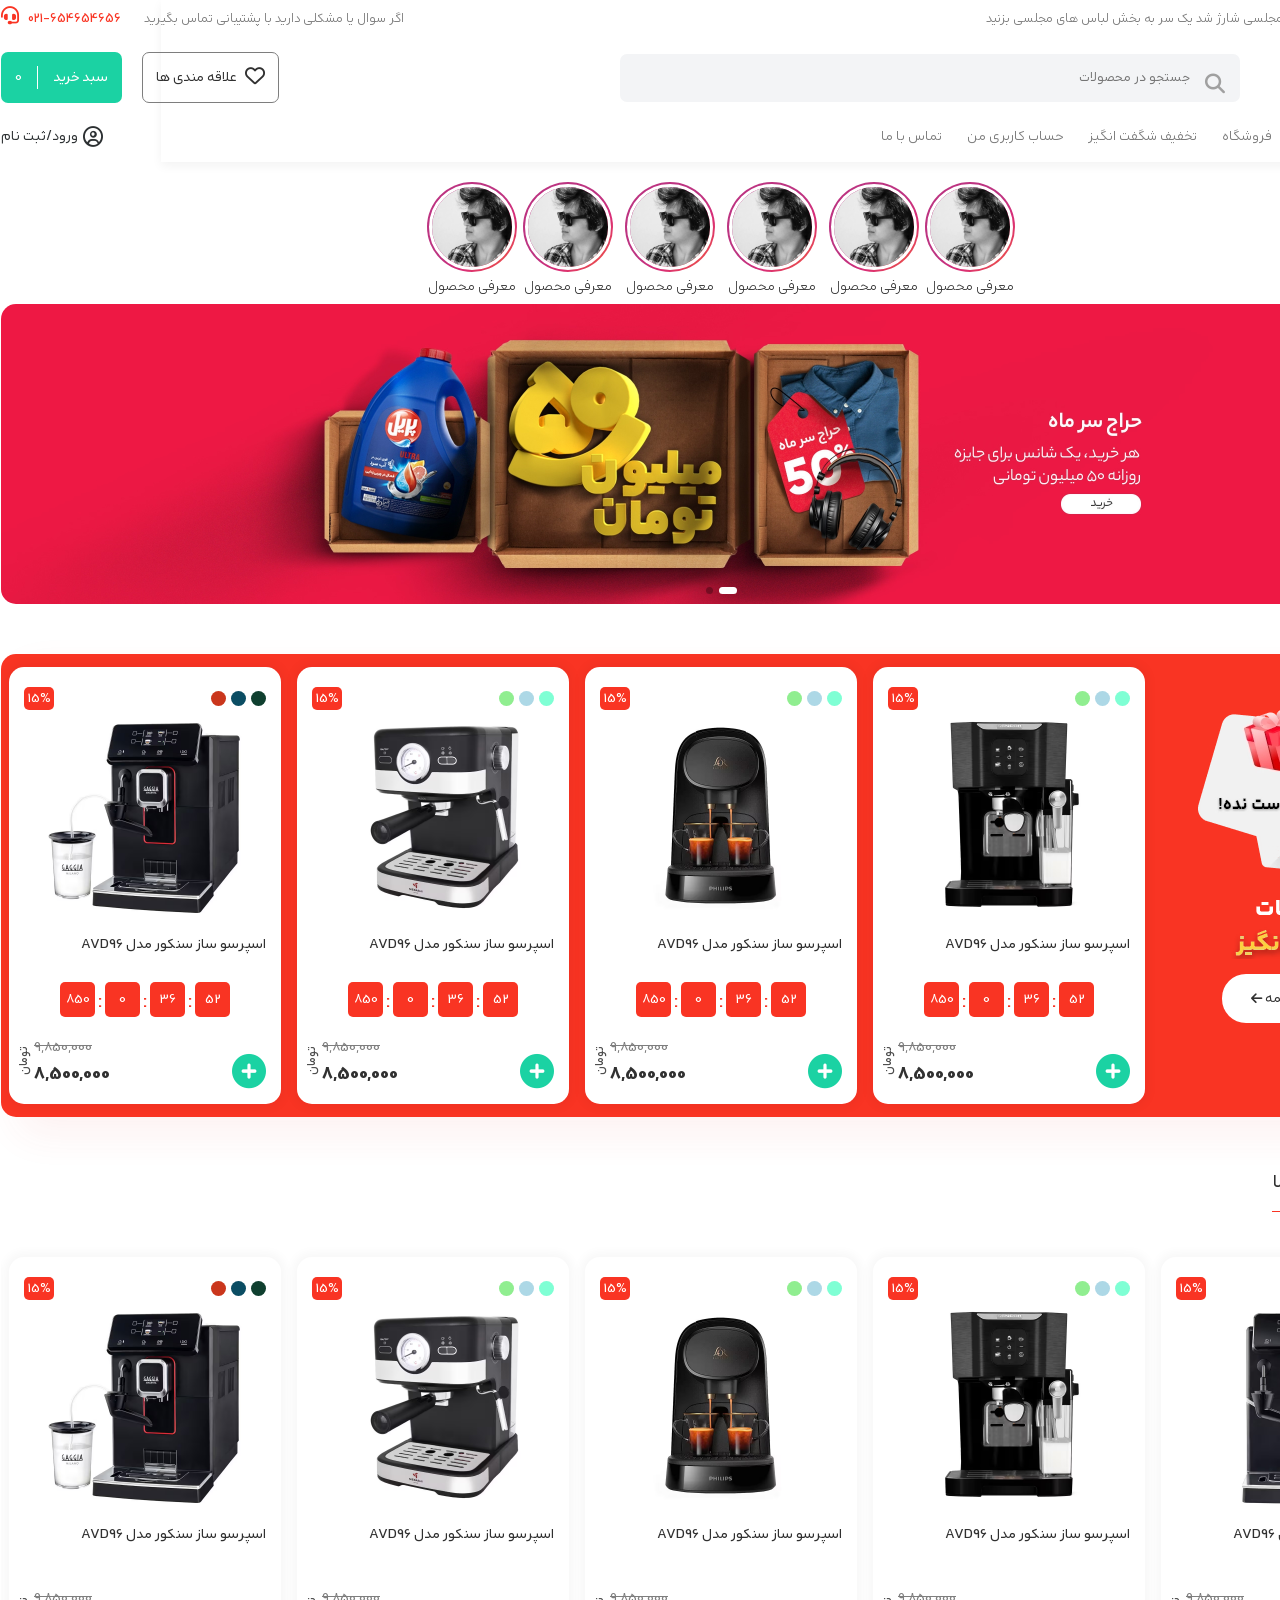
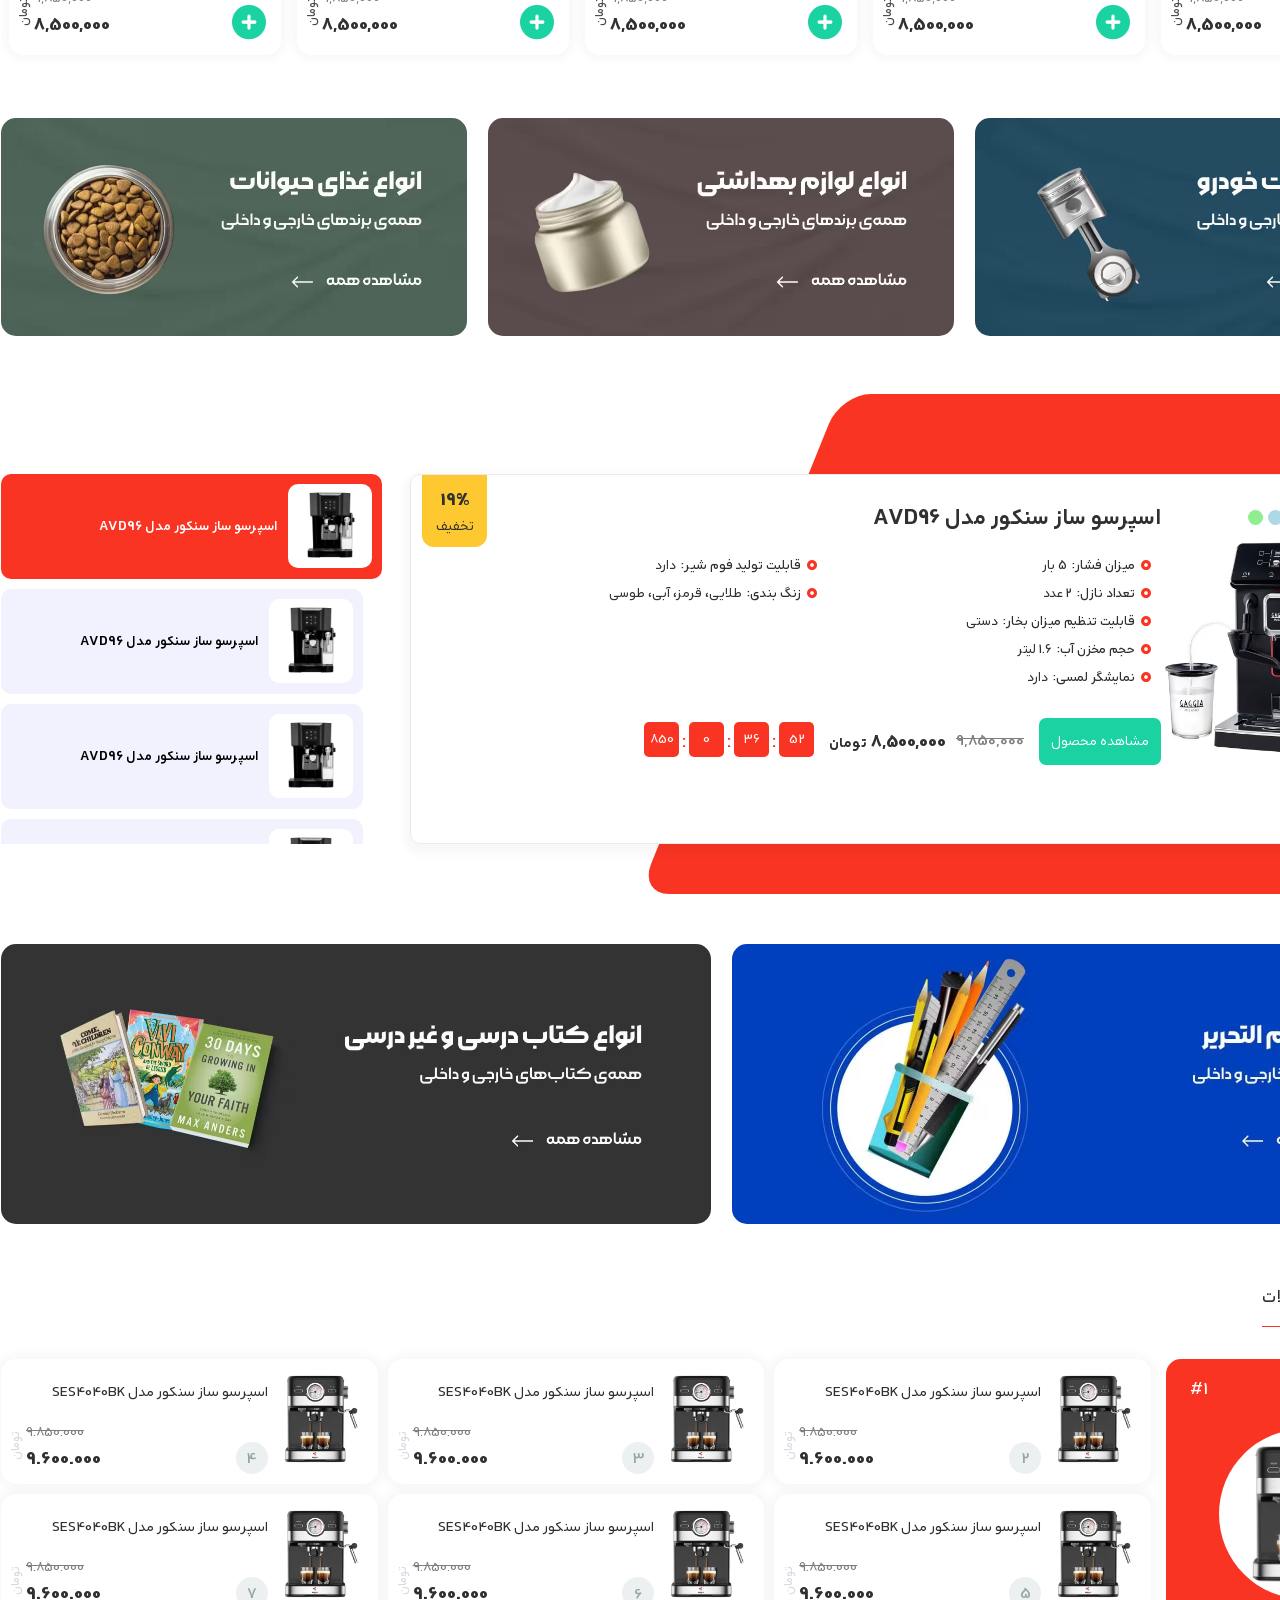
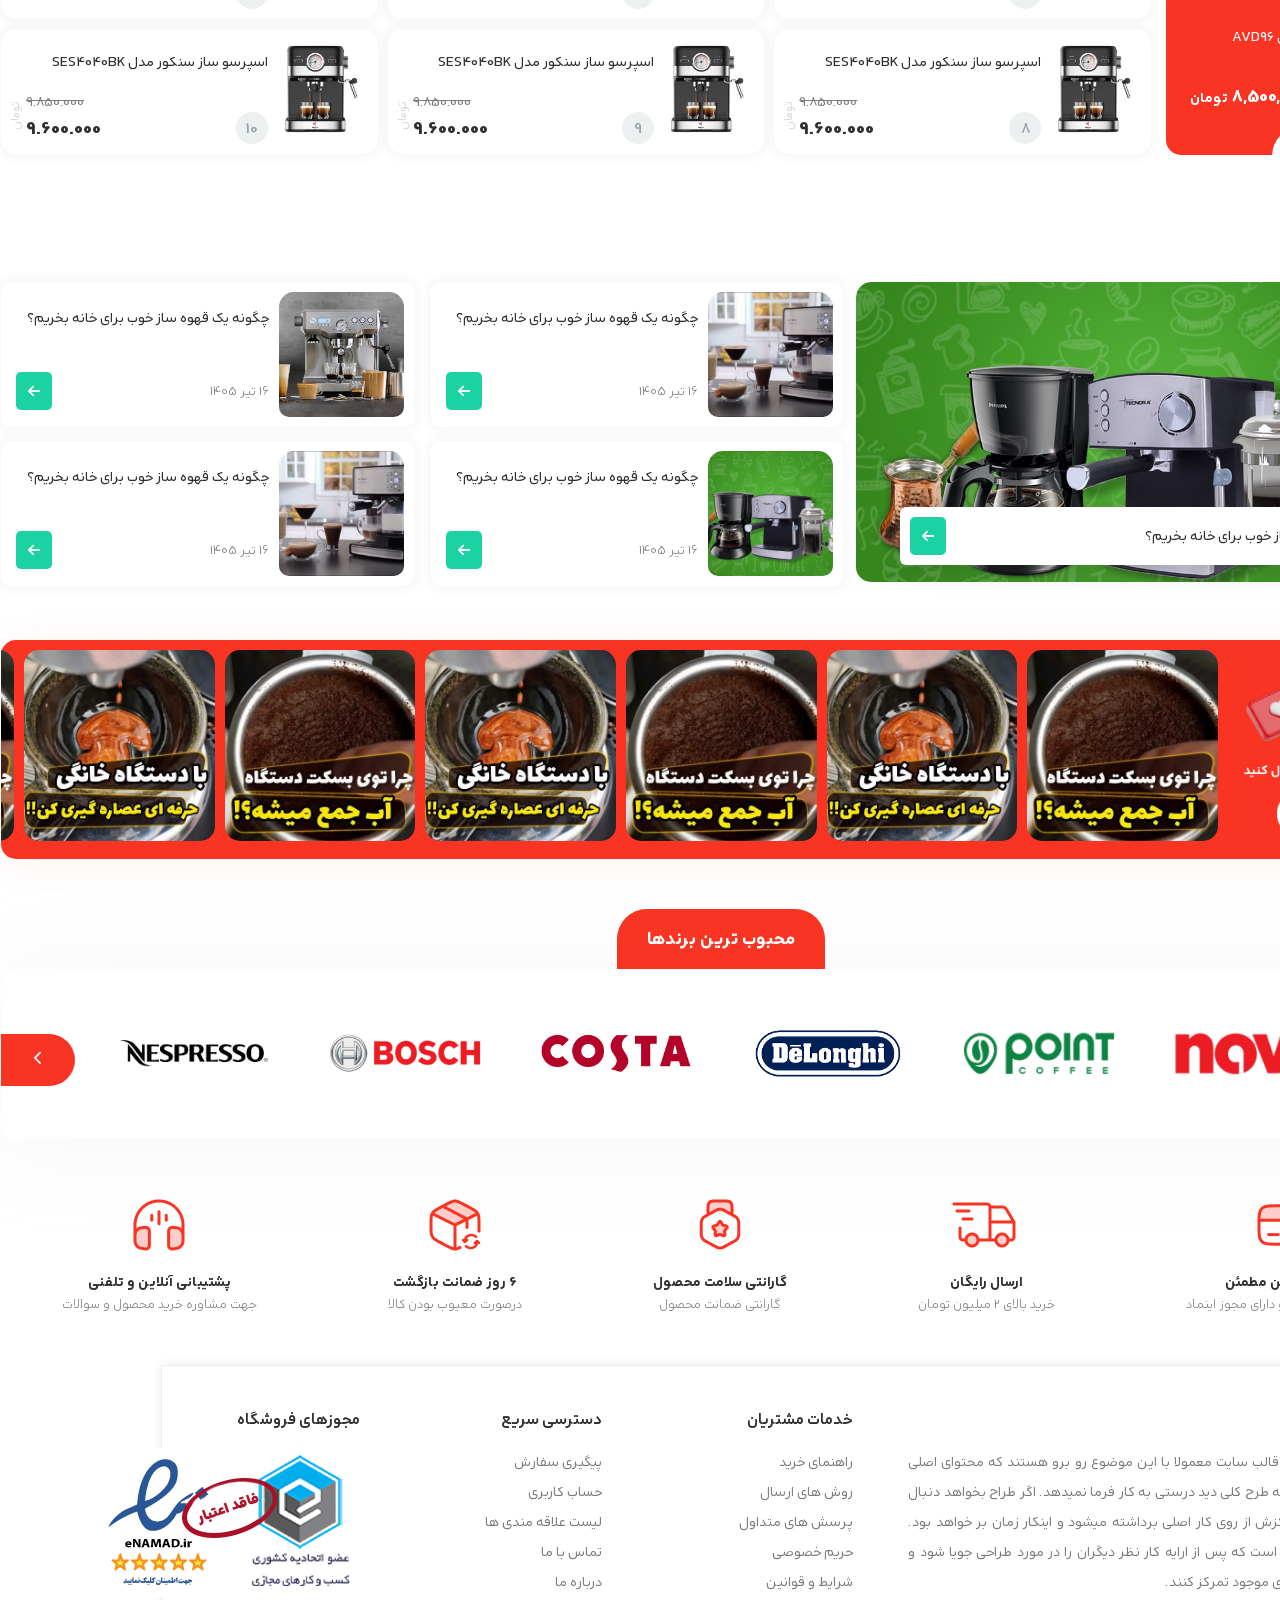
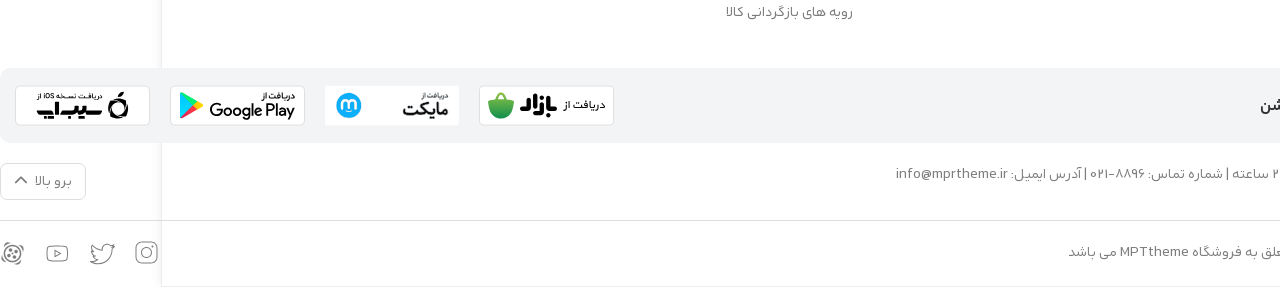
<file: index.html>
<!doctype html>
<html lang="fa" dir="rtl">
  <head>
    <meta charset="UTF-8" />
    <meta name="viewport" content="width=device-width, initial-scale=1.0" />
    <link rel="stylesheet" href="./css/all-mimify.css" />
    <link rel="stylesheet" href="./css/owl.carousel.min.css" />
    <link rel="stylesheet" href="./css/owl.theme.default.min.css" />
    <link rel="stylesheet" href="./css/zuck.min.css" />
    <link rel="stylesheet" href="./css/snapgram.min.css" />
    <link rel="stylesheet" href="style.css" />
    <title>Mprtheme</title>
  </head>
  <body>
    <header class="header">
      <section class="hero-top-header">
        <div class="container">
          <div class="top-header">
            <div class="t-h-right">
              <span class="bullet-notice"></span>
              <span
                >محصولات جدید: لباس های مجلسی شارژ شد یک سر به بخش لباس های
                مجلسی بزنید</span
              >
            </div>
            <div class="t-h-left">
              <span>اگر سوال یا مشکلی دارید با پشتیبانی تماس بگیرید</span>
              <span class="contact-header"
                >654654656-021
                <i class="fa-solid fa-headset"></i>
              </span>
            </div>
          </div>
        </div>
      </section>
      <div class="container">
        <section class="main-header">
          <div class="m-h-right">
            <div class="logo">
              <a href="#"> <img src="img/logo.png" /></a>
            </div>
            <div class="search-main">
              <form>
                <input type="search" placeholder="جستجو در محصولات" />
                <button type="submit">
                  <i class="fa-solid fa-magnifying-glass"></i>
                </button>
              </form>
            </div>
          </div>
          <div class="m-h-left">
            <div class="favorite-btn-header">
              <a href="#" target="_blank">
                <i class="fa-regular fa-heart"></i>
                <span>علاقه مندی ها</span>
              </a>
            </div>
            <div class="cart-btn-header">
              <a href="#" target="_blank">
                <span class="cart-btn-text">سبد خرید</span>
                <span class="cart-btn-num">0</span>
              </a>
            </div>
          </div>
        </section>
        <section class="down-header">
          <nav class="main-menu">
            <div class="megamenu-box">
              <div class="t-m">
                <i class="fa-solid fa-bars"></i>
                <span>دسته بندی محصول</span>
              </div>
              <div class="hm-mega-menu">
                <ul>
                  <li>
                    <a href="#">دستگاه قهوه ساز</a>
                    <i class="fas fa-chevron-left"></i>
                    <ul>
                      <li>
                        <a href="#">قهوه ساز خانگی</a>
                        <ul>
                          <li><a href="#">قهوه ساز بوش</a></li>
                          <li><a href="#">قهوه ساز مباشی</a></li>
                          <li><a href="#">قهوه ساز دلونگی</a></li>
                          <li><a href="">قهوه ساز نیوا</a></li>
                        </ul>
                      </li>
                      <li>
                        <a href="#">قهوه ساز صنعتی</a>
                        <ul>
                          <li><a href="#">قهوه ساز بیزرا</a></li>
                          <li><a href="#">قهوه ساز سمنونتی</a></li>
                          <li><a href="#">قهوه ساز نوا</a></li>
                          <li><a href="#">قهوه ساز بلک</a></li>
                        </ul>
                      </li>
                      <li>
                        <a href="#">قهوه ساز کپسولی</a>
                        <ul>
                          <li><a href="#">قهوه ساز بوش</a></li>
                          <li><a href="#">قهوه ساز مباشی</a></li>
                          <li><a href="#">قهوه ساز دلونگی</a></li>
                          <li><a href="">قهوه ساز نیوا</a></li>
                        </ul>
                      </li>
                      <li>
                        <a href="#">قهوه ساز مسافرتی</a>
                        <ul>
                          <li><a href="#">قهوه ساز بوش</a></li>
                          <li><a href="#">قهوه ساز مباشی</a></li>
                          <li><a href="#">قهوه ساز دلونگی</a></li>
                          <li><a href="">قهوه ساز نیوا</a></li>
                        </ul>
                      </li>
                    </ul>
                  </li>
                  <li>
                    <a href="#">خریده قهوه</a>
                    <i class="fas fa-chevron-left"></i>
                    <ul>
                      <li>
                        <a href="#">قهوه ساز خانگی</a>
                        <ul>
                          <li><a href="#">قهوه ساز بوش</a></li>
                          <li><a href="#">قهوه ساز مباشی</a></li>
                          <li><a href="#">قهوه ساز دلونگی</a></li>
                          <li><a href="">قهوه ساز نیوا</a></li>
                        </ul>
                      </li>
                      <li>
                        <a href="#">قهوه ساز صنعتی</a>
                        <ul>
                          <li><a href="#">قهوه ساز بیزرا</a></li>
                          <li><a href="#">قهوه ساز سمنونتی</a></li>
                          <li><a href="#">قهوه ساز نوا</a></li>
                          <li><a href="#">قهوه ساز بلک</a></li>
                        </ul>
                      </li>
                      <li>
                        <a href="#">قهوه ساز کپسولی</a>
                        <ul>
                          <li><a href="#">قهوه ساز بوش</a></li>
                          <li><a href="#">قهوه ساز مباشی</a></li>
                          <li><a href="#">قهوه ساز دلونگی</a></li>
                          <li><a href="">قهوه ساز نیوا</a></li>
                        </ul>
                      </li>
                      <li>
                        <a href="#">قهوه ساز مسافرتی</a>
                        <ul>
                          <li><a href="#">قهوه ساز بوش</a></li>
                          <li><a href="#">قهوه ساز مباشی</a></li>
                          <li><a href="#">قهوه ساز دلونگی</a></li>
                          <li><a href="">قهوه ساز نیوا</a></li>
                        </ul>
                      </li>
                    </ul>
                  </li>
                  <li>
                    <a href="#">قهوه جوش خانگی</a>
                    <i class="fas fa-chevron-left"></i>
                    <ul>
                      <li>
                        <a href="#">قهوه ساز خانگی</a>
                        <ul>
                          <li><a href="#">قهوه ساز بوش</a></li>
                          <li><a href="#">قهوه ساز مباشی</a></li>
                          <li><a href="#">قهوه ساز دلونگی</a></li>
                          <li><a href="">قهوه ساز نیوا</a></li>
                        </ul>
                      </li>
                      <li>
                        <a href="#">قهوه ساز صنعتی</a>
                        <ul>
                          <li><a href="#">قهوه ساز بیزرا</a></li>
                          <li><a href="#">قهوه ساز سمنونتی</a></li>
                          <li><a href="#">قهوه ساز نوا</a></li>
                          <li><a href="#">قهوه ساز بلک</a></li>
                        </ul>
                      </li>
                      <li>
                        <a href="#">قهوه ساز کپسولی</a>
                        <ul>
                          <li><a href="#">قهوه ساز بوش</a></li>
                          <li><a href="#">قهوه ساز مباشی</a></li>
                          <li><a href="#">قهوه ساز دلونگی</a></li>
                          <li><a href="">قهوه ساز نیوا</a></li>
                        </ul>
                      </li>
                      <li>
                        <a href="#">قهوه ساز مسافرتی</a>
                        <ul>
                          <li><a href="#">قهوه ساز بوش</a></li>
                          <li><a href="#">قهوه ساز مباشی</a></li>
                          <li><a href="#">قهوه ساز دلونگی</a></li>
                          <li><a href="">قهوه ساز نیوا</a></li>
                        </ul>
                      </li>
                    </ul>
                  </li>
                  <li>
                    <a href="#">قهوه های نسل سوم</a>
                    <i class="fas fa-chevron-left"></i>
                    <ul>
                      <li>
                        <a href="#">قهوه ساز خانگی</a>
                        <ul>
                          <li><a href="#">قهوه ساز بوش</a></li>
                          <li><a href="#">قهوه ساز مباشی</a></li>
                          <li><a href="#">قهوه ساز دلونگی</a></li>
                          <li><a href="">قهوه ساز نیوا</a></li>
                        </ul>
                      </li>
                      <li>
                        <a href="#">قهوه ساز صنعتی</a>
                        <ul>
                          <li><a href="#">قهوه ساز بیزرا</a></li>
                          <li><a href="#">قهوه ساز سمنونتی</a></li>
                          <li><a href="#">قهوه ساز نوا</a></li>
                          <li><a href="#">قهوه ساز بلک</a></li>
                        </ul>
                      </li>
                      <li>
                        <a href="#">قهوه ساز کپسولی</a>
                        <ul>
                          <li><a href="#">قهوه ساز بوش</a></li>
                          <li><a href="#">قهوه ساز مباشی</a></li>
                          <li><a href="#">قهوه ساز دلونگی</a></li>
                          <li><a href="">قهوه ساز نیوا</a></li>
                        </ul>
                      </li>
                      <li>
                        <a href="#">قهوه ساز مسافرتی</a>
                        <ul>
                          <li><a href="#">قهوه ساز بوش</a></li>
                          <li><a href="#">قهوه ساز مباشی</a></li>
                          <li><a href="#">قهوه ساز دلونگی</a></li>
                          <li><a href="">قهوه ساز نیوا</a></li>
                        </ul>
                      </li>
                    </ul>
                  </li>
                  <li>
                    <a href="#">محصولات جدید</a>
                    <i class="fas fa-chevron-left"></i>
                    <ul>
                      <li>
                        <a href="#">قهوه ساز خانگی</a>
                        <ul>
                          <li><a href="#">قهوه ساز بوش</a></li>
                          <li><a href="#">قهوه ساز مباشی</a></li>
                          <li><a href="#">قهوه ساز دلونگی</a></li>
                          <li><a href="">قهوه ساز نیوا</a></li>
                        </ul>
                      </li>
                      <li>
                        <a href="#">قهوه ساز صنعتی</a>
                        <ul>
                          <li><a href="#">قهوه ساز بیزرا</a></li>
                          <li><a href="#">قهوه ساز سمنونتی</a></li>
                          <li><a href="#">قهوه ساز نوا</a></li>
                          <li><a href="#">قهوه ساز بلک</a></li>
                        </ul>
                      </li>
                      <li>
                        <a href="#">قهوه ساز کپسولی</a>
                        <ul>
                          <li><a href="#">قهوه ساز بوش</a></li>
                          <li><a href="#">قهوه ساز مباشی</a></li>
                          <li><a href="#">قهوه ساز دلونگی</a></li>
                          <li><a href="">قهوه ساز نیوا</a></li>
                        </ul>
                      </li>
                      <li>
                        <a href="#">قهوه ساز مسافرتی</a>
                        <ul>
                          <li><a href="#">قهوه ساز بوش</a></li>
                          <li><a href="#">قهوه ساز مباشی</a></li>
                          <li><a href="#">قهوه ساز دلونگی</a></li>
                          <li><a href="">قهوه ساز نیوا</a></li>
                        </ul>
                      </li>
                    </ul>
                  </li>
                </ul>
              </div>
            </div>
            <div class="menu-header">
              <ul>
                <li><a href="#">فروشگاه</a></li>
                <li><a href="#">تخفیف شگفت انگیز</a></li>
                <li>
                  <a href="#">حساب کاربری من</a>
                  <ul>
                    <li><a href="#">زیر منوی اول</a></li>
                    <li><a href="#">زیر منو دوم</a></li>
                    <li><a href="#">زیر منو سوم</a></li>
                  </ul>
                </li>
                <li><a href="#">تماس با ما</a></li>
              </ul>
            </div>
          </nav>
          <div class="register-btn">
            <i class="far fa-circle-user"></i>
            <span id="btn_modal_login">ورود/ثبت نام</span>
          </div>
        </section>
      </div>
    </header>
    <!-- The Modal -->
    <div id="modal_login" class="modal">
      <!-- Modal content -->
      <div class="modal-content">
        <div class="form-login-mprtheme">
          <i class="fa-solid fa-xmark close"></i>
          <div class="logo">
            <a href="#"> <img src="img/logo.png" /></a>
          </div>
          <form class="register-form">
            <input type="email" placeholder="آدرس ایمیل" />
            <input type="password" placeholder="رمز عبور" />
            <button>ثبت نام</button>
            <p class="message">حساب کاربری دارید؟ <a href="#">وارد شوید</a></p>
          </form>
          <form class="login-form">
            <input type="text" placeholder="آدرس ایمیل یا نام کاربری" />
            <input type="password" placeholder="پسورد" />
            <button>ورود</button>
            <p class="message">کاربری جدید هستید؟ <a href="#">ثبت نام</a></p>
          </form>
        </div>
      </div>
    </div>
    <!-- story section -->
    <div class="container">
      <div id="stories" class="storiesWrapper"></div>
    </div>

    <!-- slider -->
    <div class="container">
      <section class="main-slider">
        <div class="owl-carousel owl-theme m-slider">
          <div class="item">
            <a href="#"><img src="./img/1.avif" /></a>
          </div>
          <div class="item">
            <a href="#"><img src="./img/2.avif" /></a>
          </div>
        </div>
      </section>
    </div>
    <!-- mahsulate vizhe -->
    <section class="hero-prodct">
      <div class="container">
        <div class="amazing-product">
          <div class="owl-carousel owl-theme amazing-slider">
            <div class="item">
              <figure class="amazing-thumbnail">
                <img src="./img/amazing.avif" />
              </figure>
              <div class="amazing-btn">
                <a href="#" target="_blank"
                  >مشاهده همه
                  <i class="fa-solid fa-arrow-left"></i>
                </a>
              </div>
            </div>
            <div class="item product-item">
              <div class="color-dis">
                <div class="color">
                  <ul>
                    <li><span style="background-color: aquamarine"></span></li>
                    <li><span style="background-color: lightblue"></span></li>
                    <li><span style="background-color: lightgreen"></span></li>
                  </ul>
                </div>
                <div class="discount">15%</div>
              </div>
              <figure>
                <a href="#">
                  <img src="./img/12-1-6a457344217c9.avif" />
                </a>
              </figure>
              <h2><a href="#">اسپرسو ساز سنکور مدل AVD96</a></h2>
              <div
                class="box-timer"
                data-target-year="2029"
                data-target-month="4"
                data-target-day="2"
                data-target-hour="23"
                data-target-minute="59"
                data-target-second="59"
              >
                <div class="countdown-timer massages-heddin">
                  <div class="number days-section">
                    <span class="timer-value days-value"></span>
                  </div>
                  <span class="dot">:</span>
                  <div class="number hours-section">
                    <span class="timer-value hours-value"></span>
                  </div>
                  <span class="dot">:</span>
                  <div class="number minutes-section">
                    <span class="timer-value minutes-value"></span>
                  </div>
                  <span class="dot">:</span>
                  <div class="number seconds-section">
                    <span class="timer-value seconds-value"></span>
                  </div>
                </div>
                <div class="timer-message">
                  <span class="timer-message-text"></span>
                </div>
              </div>
              <div class="down">
                <div class="addtocart_button">
                  <a href="#">
                    <i class="fa-solid fa-circle-plus"></i>
                  </a>
                </div>
                <div class="price">
                  <del>9,850,000</del>
                  <ins
                    >8,500,000
                    <span class="title-price">تومان</span>
                  </ins>
                </div>
              </div>
            </div>
            <div class="item product-item">
              <div class="color-dis">
                <div class="color">
                  <ul>
                    <li>
                      <span style="background-color: aquamarine"
                        ><b>سبز</b></span
                      >
                    </li>
                    <li>
                      <span style="background-color: lightblue"
                        ><b>سبز</b></span
                      >
                    </li>
                    <li>
                      <span style="background-color: lightgreen"
                        ><b>سبز</b></span
                      >
                    </li>
                  </ul>
                </div>
                <div class="discount">15%</div>
              </div>
              <figure>
                <a href="#">
                  <img src="./img/13-1-6a45734520572.avif" />
                </a>
              </figure>
              <h2><a href="#">اسپرسو ساز سنکور مدل AVD96</a></h2>
              <div
                class="box-timer"
                data-target-year="2029"
                data-target-month="4"
                data-target-day="2"
                data-target-hour="23"
                data-target-minute="59"
                data-target-second="59"
              >
                <div class="countdown-timer massages-heddin">
                  <div class="number days-section">
                    <span class="timer-value days-value"></span>
                  </div>
                  <span class="dot">:</span>
                  <div class="number hours-section">
                    <span class="timer-value hours-value"></span>
                  </div>
                  <span class="dot">:</span>
                  <div class="number minutes-section">
                    <span class="timer-value minutes-value"></span>
                  </div>
                  <span class="dot">:</span>
                  <div class="number seconds-section">
                    <span class="timer-value seconds-value"></span>
                  </div>
                </div>
                <div class="timer-message">
                  <span class="timer-message-text"></span>
                </div>
              </div>
              <div class="down">
                <div class="addtocart_button">
                  <a href="#">
                    <i class="fa-solid fa-circle-plus"></i>
                  </a>
                </div>
                <div class="price">
                  <del>9,850,000</del>
                  <ins
                    >8,500,000
                    <span class="title-price">تومان</span>
                  </ins>
                </div>
              </div>
            </div>
            <div class="item product-item">
              <div class="color-dis">
                <div class="color">
                  <ul>
                    <li>
                      <span style="background-color: aquamarine"
                        ><b>سبز</b></span
                      >
                    </li>
                    <li>
                      <span style="background-color: lightblue"
                        ><b>آبی</b></span
                      >
                    </li>
                    <li>
                      <span style="background-color: lightgreen"
                        ><b>سبز</b></span
                      >
                    </li>
                  </ul>
                </div>
                <div class="discount">15%</div>
              </div>
              <figure>
                <a href="#">
                  <img src="./img/10-2-6a45734286e72.avif" />
                </a>
              </figure>
              <h2><a href="#">اسپرسو ساز سنکور مدل AVD96</a></h2>
              <div
                class="box-timer"
                data-target-year="2029"
                data-target-month="4"
                data-target-day="2"
                data-target-hour="23"
                data-target-minute="59"
                data-target-second="59"
              >
                <div class="countdown-timer massages-heddin">
                  <div class="number days-section">
                    <span class="timer-value days-value"></span>
                  </div>
                  <span class="dot">:</span>
                  <div class="number hours-section">
                    <span class="timer-value hours-value"></span>
                  </div>
                  <span class="dot">:</span>
                  <div class="number minutes-section">
                    <span class="timer-value minutes-value"></span>
                  </div>
                  <span class="dot">:</span>
                  <div class="number seconds-section">
                    <span class="timer-value seconds-value"></span>
                  </div>
                </div>
                <div class="timer-message">
                  <span class="timer-message-text"></span>
                </div>
              </div>
              <div class="down">
                <div class="addtocart_button">
                  <a href="#">
                    <i class="fa-solid fa-circle-plus"></i>
                  </a>
                </div>
                <div class="price">
                  <del>9,850,000</del>
                  <ins
                    >8,500,000
                    <span class="title-price">تومان</span>
                  </ins>
                </div>
              </div>
            </div>
            <div class="item product-item">
              <div class="color-dis">
                <div class="color">
                  <ul>
                    <li>
                      <span style="background-color: rgb(15, 63, 47)"
                        ><b>سبز</b></span
                      >
                    </li>
                    <li>
                      <span style="background-color: rgb(11, 77, 99)"
                        ><b>آبی</b></span
                      >
                    </li>
                    <li>
                      <span style="background-color: rgb(202, 54, 28)"
                        ><b>قرمز</b></span
                      >
                    </li>
                  </ul>
                </div>
                <div class="discount">15%</div>
              </div>
              <figure>
                <a href="#">
                  <img src="./img/11-2-6a457343578d4.avif" />
                </a>
              </figure>
              <h2><a href="#">اسپرسو ساز سنکور مدل AVD96</a></h2>
              <div
                class="box-timer"
                data-target-year="2029"
                data-target-month="4"
                data-target-day="2"
                data-target-hour="23"
                data-target-minute="59"
                data-target-second="59"
              >
                <div class="countdown-timer massages-heddin">
                  <div class="number days-section">
                    <span class="timer-value days-value"></span>
                  </div>
                  <span class="dot">:</span>
                  <div class="number hours-section">
                    <span class="timer-value hours-value"></span>
                  </div>
                  <span class="dot">:</span>
                  <div class="number minutes-section">
                    <span class="timer-value minutes-value"></span>
                  </div>
                  <span class="dot">:</span>
                  <div class="number seconds-section">
                    <span class="timer-value seconds-value"></span>
                  </div>
                </div>
                <div class="timer-message">
                  <span class="timer-message-text"></span>
                </div>
              </div>
              <div class="down">
                <div class="addtocart_button">
                  <a href="#">
                    <i class="fa-solid fa-circle-plus"></i>
                  </a>
                </div>
                <div class="price">
                  <del>9,850,000</del>
                  <ins
                    >8,500,000
                    <span class="title-price">تومان</span>
                  </ins>
                </div>
              </div>
            </div>
          </div>
        </div>
      </div>
    </section>
    <!-- new product -->
    <section class="hero-prodct">
      <div class="container">
        <header class="title-pro">
          <h4>
            <a href="#">جدیدترین محصولات ما</a>
          </h4>
        </header>
        <div class="owl-carousel owl-theme product-slider">
          <div class="item product-item">
            <div class="color-dis">
              <div class="color">
                <ul>
                  <li><span style="background-color: yellow"></span></li>
                  <li><span style="background-color: blue"></span></li>
                  <li><span style="background-color: green"></span></li>
                </ul>
              </div>
              <div class="discount">15%</div>
            </div>
            <figure>
              <a href="#">
                <img src="./img/11-1-6a45734334128.avif" />
              </a>
            </figure>
            <h2><a href="#">اسپرسو ساز سنکور مدل AVD96</a></h2>
            <div class="down">
              <div class="addtocart_button">
                <a href="#">
                  <i class="fa-solid fa-circle-plus"></i>
                </a>
              </div>
              <div class="price">
                <del>9,850,000</del>
                <ins
                  >8,500,000
                  <span class="title-price">تومان</span>
                </ins>
              </div>
            </div>
          </div>
          <div class="item product-item">
            <div class="color-dis">
              <div class="color">
                <ul>
                  <li><span style="background-color: aquamarine"></span></li>
                  <li><span style="background-color: lightblue"></span></li>
                  <li><span style="background-color: lightgreen"></span></li>
                </ul>
              </div>
              <div class="discount">15%</div>
            </div>
            <figure>
              <a href="#">
                <img src="./img/12-1-6a457344217c9.avif" />
              </a>
            </figure>
            <h2><a href="#">اسپرسو ساز سنکور مدل AVD96</a></h2>
            <div class="down">
              <div class="addtocart_button">
                <a href="#">
                  <i class="fa-solid fa-circle-plus"></i>
                </a>
              </div>
              <div class="price">
                <del>9,850,000</del>
                <ins
                  >8,500,000
                  <span class="title-price">تومان</span>
                </ins>
              </div>
            </div>
          </div>
          <div class="item product-item">
            <div class="color-dis">
              <div class="color">
                <ul>
                  <li>
                    <span style="background-color: aquamarine"><b>سبز</b></span>
                  </li>
                  <li>
                    <span style="background-color: lightblue"><b>سبز</b></span>
                  </li>
                  <li>
                    <span style="background-color: lightgreen"><b>سبز</b></span>
                  </li>
                </ul>
              </div>
              <div class="discount">15%</div>
            </div>
            <figure>
              <a href="#">
                <img src="./img/13-1-6a45734520572.avif" />
              </a>
            </figure>
            <h2><a href="#">اسپرسو ساز سنکور مدل AVD96</a></h2>
            <div class="down">
              <div class="addtocart_button">
                <a href="#">
                  <i class="fa-solid fa-circle-plus"></i>
                </a>
              </div>
              <div class="price">
                <del>9,850,000</del>
                <ins
                  >8,500,000
                  <span class="title-price">تومان</span>
                </ins>
              </div>
            </div>
          </div>
          <div class="item product-item">
            <div class="color-dis">
              <div class="color">
                <ul>
                  <li>
                    <span style="background-color: aquamarine"><b>سبز</b></span>
                  </li>
                  <li>
                    <span style="background-color: lightblue"><b>آبی</b></span>
                  </li>
                  <li>
                    <span style="background-color: lightgreen"><b>سبز</b></span>
                  </li>
                </ul>
              </div>
              <div class="discount">15%</div>
            </div>
            <figure>
              <a href="#">
                <img src="./img/10-2-6a45734286e72.avif" />
              </a>
            </figure>
            <h2><a href="#">اسپرسو ساز سنکور مدل AVD96</a></h2>
            <div class="down">
              <div class="addtocart_button">
                <a href="#">
                  <i class="fa-solid fa-circle-plus"></i>
                </a>
              </div>
              <div class="price">
                <del>9,850,000</del>
                <ins
                  >8,500,000
                  <span class="title-price">تومان</span>
                </ins>
              </div>
            </div>
          </div>
          <div class="item product-item">
            <div class="color-dis">
              <div class="color">
                <ul>
                  <li>
                    <span style="background-color: rgb(15, 63, 47)"
                      ><b>سبز</b></span
                    >
                  </li>
                  <li>
                    <span style="background-color: rgb(11, 77, 99)"
                      ><b>آبی</b></span
                    >
                  </li>
                  <li>
                    <span style="background-color: rgb(202, 54, 28)"
                      ><b>قرمز</b></span
                    >
                  </li>
                </ul>
              </div>
              <div class="discount">15%</div>
            </div>
            <figure>
              <a href="#">
                <img src="./img/11-2-6a457343578d4.avif" />
              </a>
            </figure>
            <h2><a href="#">اسپرسو ساز سنکور مدل AVD96</a></h2>
            <div class="down">
              <div class="addtocart_button">
                <a href="#">
                  <i class="fa-solid fa-circle-plus"></i>
                </a>
              </div>
              <div class="price">
                <del>9,850,000</del>
                <ins
                  >8,500,000
                  <span class="title-price">تومان</span>
                </ins>
              </div>
            </div>
          </div>
          <div class="item product-item">
            <div class="color-dis">
              <div class="color">
                <ul>
                  <li>
                    <span style="background-color: blue"><b>آبی</b></span>
                  </li>
                  <li>
                    <span style="background-color: lightblue"><b>آبی</b></span>
                  </li>
                  <li>
                    <span style="background-color: lightgreen"><b>سبز</b></span>
                  </li>
                </ul>
              </div>
              <div class="discount">15%</div>
            </div>
            <figure>
              <a href="#">
                <img src="./img/12-2-6a457344273f5.avif" />
              </a>
            </figure>
            <h2><a href="#">اسپرسو ساز سنکور مدل AVD96</a></h2>
            <div class="down">
              <div class="addtocart_button">
                <a href="#">
                  <i class="fa-solid fa-circle-plus"></i>
                </a>
              </div>
              <div class="price">
                <del>9,850,000</del>
                <ins
                  >8,500,000
                  <span class="title-price">تومان</span>
                </ins>
              </div>
            </div>
          </div>
          <div class="item product-item">
            <div class="color-dis">
              <div class="color">
                <ul>
                  <li>
                    <span style="background-color: blue"><b>آبی</b></span>
                  </li>
                  <li>
                    <span style="background-color: lightblue"><b>آبی</b></span>
                  </li>
                  <li>
                    <span style="background-color: lightgreen"><b>سبز</b></span>
                  </li>
                </ul>
              </div>
              <div class="discount">15%</div>
            </div>
            <figure>
              <a href="#">
                <img src="./img/13-2-6a457344ddbaa.avif" />
              </a>
            </figure>
            <h2><a href="#">اسپرسو ساز سنکور مدل AVD96</a></h2>
            <div class="down">
              <div class="addtocart_button">
                <a href="#">
                  <i class="fa-solid fa-circle-plus"></i>
                </a>
              </div>
              <div class="price">
                <del>9,850,000</del>
                <ins
                  >8,500,000
                  <span class="title-price">تومان</span>
                </ins>
              </div>
            </div>
          </div>
        </div>
      </div>
    </section>

    <div class="container">
      <div class="poster">
        <a href="#" target="_blank"
          ><img src="./img/poster/p1-6a48d032c8dea.avif"
        /></a>
        <a href="#" target="_blank"
          ><img src="./img/poster/p2-6a48d032e54f6.avif"
        /></a>
        <a href="#" target="_blank"
          ><img src="./img/poster/p3-6a48d03376ca9.avif"
        /></a>
      </div>
    </div>

    <section class="hero-special">
      <div class="container">
        <div class="special-box">
          <h4>محصولات ویژه</h4>
          <div class="owl-carousel owl-theme special-slider">
            <div
              class="item special-item"
              data-dot="
              <button>
                <div class='list-special'>
                  <figure>
                    <img src='./img/12-1-6a457344217c9.avif' alt=''>
                  </figure>
                  <b>اسپرسو ساز سنکور مدل AVD96</b>
                </div>
              </button>
            "
            >
              <div class="discount">
                <b>19%</b>
                <span>تخفیف</span>
              </div>
              <figure>
                <div class="color">
                  <ul>
                    <li>
                      <span style="background-color: aquamarine"
                        ><b>سبز</b></span
                      >
                    </li>
                    <li>
                      <span style="background-color: lightblue"
                        ><b>سبز</b></span
                      >
                    </li>
                    <li>
                      <span style="background-color: lightgreen"
                        ><b>سبز</b></span
                      >
                    </li>
                  </ul>
                </div>
                <a href="#" target="_blank">
                  <img src="./img/12-2-6a457344273f5.avif" alt="" />
                </a>
              </figure>
              <div class="det-special">
                <h2>
                  <a href="#" target="_blank">اسپرسو ساز سنکور مدل AVD96</a>
                </h2>
                <div class="addition-product">
                  <div class="property-iten">
                    <span>
                      <i class="fa-solid fa-circle-dot"></i>
                      میزان فشار:
                    </span>
                    <p>5 بار</p>
                  </div>
                  <div class="property-iten">
                    <span>
                      <i class="fa-solid fa-circle-dot"></i>
                      تعداد نازل:
                    </span>
                    <p>2 عدد</p>
                  </div>
                  <div class="property-iten">
                    <span>
                      <i class="fa-solid fa-circle-dot"></i>
                      قابلیت تنظیم میزان بخار:
                    </span>
                    <p>دستی</p>
                  </div>
                  <div class="property-iten">
                    <span>
                      <i class="fa-solid fa-circle-dot"></i>
                      حجم مخزن آب:
                    </span>
                    <p>1.6 لیتر</p>
                  </div>
                  <div class="property-iten">
                    <span>
                      <i class="fa-solid fa-circle-dot"></i>
                      نمایشگر لمسی:
                    </span>
                    <p>دارد</p>
                  </div>
                  <div class="property-iten">
                    <span>
                      <i class="fa-solid fa-circle-dot"></i>
                      قابلیت تولید فوم شیر:
                    </span>
                    <p>دارد</p>
                  </div>
                  <div class="property-iten">
                    <span>
                      <i class="fa-solid fa-circle-dot"></i>
                      زنگ بندی:
                    </span>
                    <p>طلایی، قرمز، آبی، طوسی</p>
                  </div>
                </div>
                <div class="down">
                  <a href="#" target="_blank">مشاهده محصول</a>
                  <div class="price">
                    <del>9,850,000</del>
                    <ins
                      >8,500,000
                      <span class="title-price">تومان</span>
                    </ins>
                  </div>

                  <div
                    class="box-timer"
                    data-target-year="2029"
                    data-target-month="4"
                    data-target-day="2"
                    data-target-hour="23"
                    data-target-minute="59"
                    data-target-second="59"
                  >
                    <div class="countdown-timer massages-heddin">
                      <div class="number days-section">
                        <span class="timer-value days-value">1001</span>
                      </div>
                      <span class="dot">:</span>
                      <div class="number hours-section">
                        <span class="timer-value hours-value">22</span>
                      </div>
                      <span class="dot">:</span>
                      <div class="number minutes-section">
                        <span class="timer-value minutes-value">42</span>
                      </div>
                      <span class="dot">:</span>
                      <div class="number seconds-section">
                        <span class="timer-value seconds-value">59</span>
                      </div>
                    </div>
                    <div class="timer-message">
                      <span class="timer-message-text"></span>
                    </div>
                  </div>
                </div>
              </div>
            </div>
            <div
              class="item special-item"
              data-dot="
              <button>
                <div class='list-special'>
                  <figure>
                    <img src='./img/12-1-6a457344217c9.avif' alt=''>
                  </figure>
                  <b>اسپرسو ساز سنکور مدل AVD96</b>
                </div>
              </button>
            "
            >
              <div class="discount">
                <b>19%</b>
                <span>تخفیف</span>
              </div>
              <figure>
                <div class="color">
                  <ul>
                    <li>
                      <span style="background-color: aquamarine"
                        ><b>سبز</b></span
                      >
                    </li>
                    <li>
                      <span style="background-color: lightblue"
                        ><b>سبز</b></span
                      >
                    </li>
                    <li>
                      <span style="background-color: lightgreen"
                        ><b>سبز</b></span
                      >
                    </li>
                  </ul>
                </div>
                <a href="#" target="_blank">
                  <img src="./img/12-2-6a457344273f5.avif" alt="" />
                </a>
              </figure>
              <div class="det-special">
                <h2>
                  <a href="#" target="_blank">اسپرسو ساز سنکور مدل AVD96</a>
                </h2>
                <div class="addition-product">
                  <div class="property-iten">
                    <span>
                      <i class="fa-solid fa-circle-dot"></i>
                      میزان فشار:
                    </span>
                    <p>5 بار</p>
                  </div>
                  <div class="property-iten">
                    <span>
                      <i class="fa-solid fa-circle-dot"></i>
                      تعداد نازل:
                    </span>
                    <p>2 عدد</p>
                  </div>
                  <div class="property-iten">
                    <span>
                      <i class="fa-solid fa-circle-dot"></i>
                      قابلیت تنظیم میزان بخار:
                    </span>
                    <p>دستی</p>
                  </div>
                  <div class="property-iten">
                    <span>
                      <i class="fa-solid fa-circle-dot"></i>
                      حجم مخزن آب:
                    </span>
                    <p>1.6 لیتر</p>
                  </div>
                  <div class="property-iten">
                    <span>
                      <i class="fa-solid fa-circle-dot"></i>
                      نمایشگر لمسی:
                    </span>
                    <p>دارد</p>
                  </div>
                  <div class="property-iten">
                    <span>
                      <i class="fa-solid fa-circle-dot"></i>
                      قابلیت تولید فوم شیر:
                    </span>
                    <p>دارد</p>
                  </div>
                  <div class="property-iten">
                    <span>
                      <i class="fa-solid fa-circle-dot"></i>
                      زنگ بندی:
                    </span>
                    <p>طلایی، قرمز، آبی، طوسی</p>
                  </div>
                </div>
                <div class="down">
                  <a href="#" target="_blank">مشاهده محصول</a>
                  <div class="price">
                    <del>9,850,000</del>
                    <ins
                      >8,500,000
                      <span class="title-price">تومان</span>
                    </ins>
                  </div>

                  <div
                    class="box-timer"
                    data-target-year="2029"
                    data-target-month="4"
                    data-target-day="2"
                    data-target-hour="23"
                    data-target-minute="59"
                    data-target-second="59"
                  >
                    <div class="countdown-timer massages-heddin">
                      <div class="number days-section">
                        <span class="timer-value days-value">1001</span>
                      </div>
                      <span class="dot">:</span>
                      <div class="number hours-section">
                        <span class="timer-value hours-value">22</span>
                      </div>
                      <span class="dot">:</span>
                      <div class="number minutes-section">
                        <span class="timer-value minutes-value">42</span>
                      </div>
                      <span class="dot">:</span>
                      <div class="number seconds-section">
                        <span class="timer-value seconds-value">59</span>
                      </div>
                    </div>
                    <div class="timer-message">
                      <span class="timer-message-text"></span>
                    </div>
                  </div>
                </div>
              </div>
            </div>
            <div
              class="item special-item"
              data-dot="
              <button>
                <div class='list-special'>
                  <figure>
                    <img src='./img/12-1-6a457344217c9.avif' alt=''>
                  </figure>
                  <b>اسپرسو ساز سنکور مدل AVD96</b>
                </div>
              </button>
            "
            >
              <div class="discount">
                <b>19%</b>
                <span>تخفیف</span>
              </div>
              <figure>
                <div class="color">
                  <ul>
                    <li>
                      <span style="background-color: aquamarine"
                        ><b>سبز</b></span
                      >
                    </li>
                    <li>
                      <span style="background-color: lightblue"
                        ><b>سبز</b></span
                      >
                    </li>
                    <li>
                      <span style="background-color: lightgreen"
                        ><b>سبز</b></span
                      >
                    </li>
                  </ul>
                </div>
                <a href="#" target="_blank">
                  <img src="./img/12-2-6a457344273f5.avif" alt="" />
                </a>
              </figure>
              <div class="det-special">
                <h2>
                  <a href="#" target="_blank">اسپرسو ساز سنکور مدل AVD96</a>
                </h2>
                <div class="addition-product">
                  <div class="property-iten">
                    <span>
                      <i class="fa-solid fa-circle-dot"></i>
                      میزان فشار:
                    </span>
                    <p>5 بار</p>
                  </div>
                  <div class="property-iten">
                    <span>
                      <i class="fa-solid fa-circle-dot"></i>
                      تعداد نازل:
                    </span>
                    <p>2 عدد</p>
                  </div>
                  <div class="property-iten">
                    <span>
                      <i class="fa-solid fa-circle-dot"></i>
                      قابلیت تنظیم میزان بخار:
                    </span>
                    <p>دستی</p>
                  </div>
                  <div class="property-iten">
                    <span>
                      <i class="fa-solid fa-circle-dot"></i>
                      حجم مخزن آب:
                    </span>
                    <p>1.6 لیتر</p>
                  </div>
                  <div class="property-iten">
                    <span>
                      <i class="fa-solid fa-circle-dot"></i>
                      نمایشگر لمسی:
                    </span>
                    <p>دارد</p>
                  </div>
                  <div class="property-iten">
                    <span>
                      <i class="fa-solid fa-circle-dot"></i>
                      قابلیت تولید فوم شیر:
                    </span>
                    <p>دارد</p>
                  </div>
                  <div class="property-iten">
                    <span>
                      <i class="fa-solid fa-circle-dot"></i>
                      زنگ بندی:
                    </span>
                    <p>طلایی، قرمز، آبی، طوسی</p>
                  </div>
                </div>
                <div class="down">
                  <a href="#" target="_blank">مشاهده محصول</a>
                  <div class="price">
                    <del>9,850,000</del>
                    <ins
                      >8,500,000
                      <span class="title-price">تومان</span>
                    </ins>
                  </div>

                  <div
                    class="box-timer"
                    data-target-year="2029"
                    data-target-month="4"
                    data-target-day="2"
                    data-target-hour="23"
                    data-target-minute="59"
                    data-target-second="59"
                  >
                    <div class="countdown-timer massages-heddin">
                      <div class="number days-section">
                        <span class="timer-value days-value">1001</span>
                      </div>
                      <span class="dot">:</span>
                      <div class="number hours-section">
                        <span class="timer-value hours-value">22</span>
                      </div>
                      <span class="dot">:</span>
                      <div class="number minutes-section">
                        <span class="timer-value minutes-value">42</span>
                      </div>
                      <span class="dot">:</span>
                      <div class="number seconds-section">
                        <span class="timer-value seconds-value">59</span>
                      </div>
                    </div>
                    <div class="timer-message">
                      <span class="timer-message-text"></span>
                    </div>
                  </div>
                </div>
              </div>
            </div>
            <div
              class="item special-item"
              data-dot="
              <button>
                <div class='list-special'>
                  <figure>
                    <img src='./img/12-1-6a457344217c9.avif' alt=''>
                  </figure>
                  <b>اسپرسو ساز سنکور مدل AVD96</b>
                </div>
              </button>
            "
            >
              <div class="discount">
                <b>19%</b>
                <span>تخفیف</span>
              </div>
              <figure>
                <div class="color">
                  <ul>
                    <li>
                      <span style="background-color: aquamarine"
                        ><b>سبز</b></span
                      >
                    </li>
                    <li>
                      <span style="background-color: lightblue"
                        ><b>سبز</b></span
                      >
                    </li>
                    <li>
                      <span style="background-color: lightgreen"
                        ><b>سبز</b></span
                      >
                    </li>
                  </ul>
                </div>
                <a href="#" target="_blank">
                  <img src="./img/12-2-6a457344273f5.avif" alt="" />
                </a>
              </figure>
              <div class="det-special">
                <h2>
                  <a href="#" target="_blank">اسپرسو ساز سنکور مدل AVD96</a>
                </h2>
                <div class="addition-product">
                  <div class="property-iten">
                    <span>
                      <i class="fa-solid fa-circle-dot"></i>
                      میزان فشار:
                    </span>
                    <p>5 بار</p>
                  </div>
                  <div class="property-iten">
                    <span>
                      <i class="fa-solid fa-circle-dot"></i>
                      تعداد نازل:
                    </span>
                    <p>2 عدد</p>
                  </div>
                  <div class="property-iten">
                    <span>
                      <i class="fa-solid fa-circle-dot"></i>
                      قابلیت تنظیم میزان بخار:
                    </span>
                    <p>دستی</p>
                  </div>
                  <div class="property-iten">
                    <span>
                      <i class="fa-solid fa-circle-dot"></i>
                      حجم مخزن آب:
                    </span>
                    <p>1.6 لیتر</p>
                  </div>
                  <div class="property-iten">
                    <span>
                      <i class="fa-solid fa-circle-dot"></i>
                      نمایشگر لمسی:
                    </span>
                    <p>دارد</p>
                  </div>
                  <div class="property-iten">
                    <span>
                      <i class="fa-solid fa-circle-dot"></i>
                      قابلیت تولید فوم شیر:
                    </span>
                    <p>دارد</p>
                  </div>
                  <div class="property-iten">
                    <span>
                      <i class="fa-solid fa-circle-dot"></i>
                      زنگ بندی:
                    </span>
                    <p>طلایی، قرمز، آبی، طوسی</p>
                  </div>
                </div>
                <div class="down">
                  <a href="#" target="_blank">مشاهده محصول</a>
                  <div class="price">
                    <del>9,850,000</del>
                    <ins
                      >8,500,000
                      <span class="title-price">تومان</span>
                    </ins>
                  </div>

                  <div
                    class="box-timer"
                    data-target-year="2029"
                    data-target-month="4"
                    data-target-day="2"
                    data-target-hour="23"
                    data-target-minute="59"
                    data-target-second="59"
                  >
                    <div class="countdown-timer massages-heddin">
                      <div class="number days-section">
                        <span class="timer-value days-value">1001</span>
                      </div>
                      <span class="dot">:</span>
                      <div class="number hours-section">
                        <span class="timer-value hours-value">22</span>
                      </div>
                      <span class="dot">:</span>
                      <div class="number minutes-section">
                        <span class="timer-value minutes-value">42</span>
                      </div>
                      <span class="dot">:</span>
                      <div class="number seconds-section">
                        <span class="timer-value seconds-value">59</span>
                      </div>
                    </div>
                    <div class="timer-message">
                      <span class="timer-message-text"></span>
                    </div>
                  </div>
                </div>
              </div>
            </div>
            <div
              class="item special-item"
              data-dot="
              <button>
                <div class='list-special'>
                  <figure>
                    <img src='./img/12-1-6a457344217c9.avif' alt=''>
                  </figure>
                  <b>اسپرسو ساز سنکور مدل AVD96</b>
                </div>
              </button>
            "
            >
              <div class="discount">
                <b>19%</b>
                <span>تخفیف</span>
              </div>
              <figure>
                <div class="color">
                  <ul>
                    <li>
                      <span style="background-color: aquamarine"
                        ><b>سبز</b></span
                      >
                    </li>
                    <li>
                      <span style="background-color: lightblue"
                        ><b>سبز</b></span
                      >
                    </li>
                    <li>
                      <span style="background-color: lightgreen"
                        ><b>سبز</b></span
                      >
                    </li>
                  </ul>
                </div>
                <a href="#" target="_blank">
                  <img src="./img/12-2-6a457344273f5.avif" alt="" />
                </a>
              </figure>
              <div class="det-special">
                <h2>
                  <a href="#" target="_blank">اسپرسو ساز سنکور مدل AVD96</a>
                </h2>
                <div class="addition-product">
                  <div class="property-iten">
                    <span>
                      <i class="fa-solid fa-circle-dot"></i>
                      میزان فشار:
                    </span>
                    <p>5 بار</p>
                  </div>
                  <div class="property-iten">
                    <span>
                      <i class="fa-solid fa-circle-dot"></i>
                      تعداد نازل:
                    </span>
                    <p>2 عدد</p>
                  </div>
                  <div class="property-iten">
                    <span>
                      <i class="fa-solid fa-circle-dot"></i>
                      قابلیت تنظیم میزان بخار:
                    </span>
                    <p>دستی</p>
                  </div>
                  <div class="property-iten">
                    <span>
                      <i class="fa-solid fa-circle-dot"></i>
                      حجم مخزن آب:
                    </span>
                    <p>1.6 لیتر</p>
                  </div>
                  <div class="property-iten">
                    <span>
                      <i class="fa-solid fa-circle-dot"></i>
                      نمایشگر لمسی:
                    </span>
                    <p>دارد</p>
                  </div>
                  <div class="property-iten">
                    <span>
                      <i class="fa-solid fa-circle-dot"></i>
                      قابلیت تولید فوم شیر:
                    </span>
                    <p>دارد</p>
                  </div>
                  <div class="property-iten">
                    <span>
                      <i class="fa-solid fa-circle-dot"></i>
                      زنگ بندی:
                    </span>
                    <p>طلایی، قرمز، آبی، طوسی</p>
                  </div>
                </div>
                <div class="down">
                  <a href="#" target="_blank">مشاهده محصول</a>
                  <div class="price">
                    <del>9,850,000</del>
                    <ins
                      >8,500,000
                      <span class="title-price">تومان</span>
                    </ins>
                  </div>

                  <div
                    class="box-timer"
                    data-target-year="2029"
                    data-target-month="4"
                    data-target-day="2"
                    data-target-hour="23"
                    data-target-minute="59"
                    data-target-second="59"
                  >
                    <div class="countdown-timer massages-heddin">
                      <div class="number days-section">
                        <span class="timer-value days-value">1001</span>
                      </div>
                      <span class="dot">:</span>
                      <div class="number hours-section">
                        <span class="timer-value hours-value">22</span>
                      </div>
                      <span class="dot">:</span>
                      <div class="number minutes-section">
                        <span class="timer-value minutes-value">42</span>
                      </div>
                      <span class="dot">:</span>
                      <div class="number seconds-section">
                        <span class="timer-value seconds-value">59</span>
                      </div>
                    </div>
                    <div class="timer-message">
                      <span class="timer-message-text"></span>
                    </div>
                  </div>
                </div>
              </div>
            </div>
            <div
              class="item special-item"
              data-dot="
              <button>
                <div class='list-special'>
                  <figure>
                    <img src='./img/12-1-6a457344217c9.avif' alt=''>
                  </figure>
                  <b>اسپرسو ساز سنکور مدل AVD96</b>
                </div>
              </button>
            "
            >
              <div class="discount">
                <b>19%</b>
                <span>تخفیف</span>
              </div>
              <figure>
                <div class="color">
                  <ul>
                    <li>
                      <span style="background-color: aquamarine"
                        ><b>سبز</b></span
                      >
                    </li>
                    <li>
                      <span style="background-color: lightblue"
                        ><b>سبز</b></span
                      >
                    </li>
                    <li>
                      <span style="background-color: lightgreen"
                        ><b>سبز</b></span
                      >
                    </li>
                  </ul>
                </div>
                <a href="#" target="_blank">
                  <img src="./img/12-2-6a457344273f5.avif" alt="" />
                </a>
              </figure>
              <div class="det-special">
                <h2>
                  <a href="#" target="_blank">اسپرسو ساز سنکور مدل AVD96</a>
                </h2>
                <div class="addition-product">
                  <div class="property-iten">
                    <span>
                      <i class="fa-solid fa-circle-dot"></i>
                      میزان فشار:
                    </span>
                    <p>5 بار</p>
                  </div>
                  <div class="property-iten">
                    <span>
                      <i class="fa-solid fa-circle-dot"></i>
                      تعداد نازل:
                    </span>
                    <p>2 عدد</p>
                  </div>
                  <div class="property-iten">
                    <span>
                      <i class="fa-solid fa-circle-dot"></i>
                      قابلیت تنظیم میزان بخار:
                    </span>
                    <p>دستی</p>
                  </div>
                  <div class="property-iten">
                    <span>
                      <i class="fa-solid fa-circle-dot"></i>
                      حجم مخزن آب:
                    </span>
                    <p>1.6 لیتر</p>
                  </div>
                  <div class="property-iten">
                    <span>
                      <i class="fa-solid fa-circle-dot"></i>
                      نمایشگر لمسی:
                    </span>
                    <p>دارد</p>
                  </div>
                  <div class="property-iten">
                    <span>
                      <i class="fa-solid fa-circle-dot"></i>
                      قابلیت تولید فوم شیر:
                    </span>
                    <p>دارد</p>
                  </div>
                  <div class="property-iten">
                    <span>
                      <i class="fa-solid fa-circle-dot"></i>
                      زنگ بندی:
                    </span>
                    <p>طلایی، قرمز، آبی، طوسی</p>
                  </div>
                </div>
                <div class="down">
                  <a href="#" target="_blank">مشاهده محصول</a>
                  <div class="price">
                    <del>9,850,000</del>
                    <ins
                      >8,500,000
                      <span class="title-price">تومان</span>
                    </ins>
                  </div>

                  <div
                    class="box-timer"
                    data-target-year="2029"
                    data-target-month="4"
                    data-target-day="2"
                    data-target-hour="23"
                    data-target-minute="59"
                    data-target-second="59"
                  >
                    <div class="countdown-timer massages-heddin">
                      <div class="number days-section">
                        <span class="timer-value days-value">1001</span>
                      </div>
                      <span class="dot">:</span>
                      <div class="number hours-section">
                        <span class="timer-value hours-value">22</span>
                      </div>
                      <span class="dot">:</span>
                      <div class="number minutes-section">
                        <span class="timer-value minutes-value">42</span>
                      </div>
                      <span class="dot">:</span>
                      <div class="number seconds-section">
                        <span class="timer-value seconds-value">59</span>
                      </div>
                    </div>
                    <div class="timer-message">
                      <span class="timer-message-text"></span>
                    </div>
                  </div>
                </div>
              </div>
            </div>
          </div>
        </div>
      </div>
    </section>

    <div class="container">
      <div class="poster">
        <a href="#" target="_blank"
          ><img src="./img/poster/p4-6a48d033859fd.avif"
        /></a>
        <a href="#" target="_blank"
          ><img src="./img/poster/p5-6a48d03454729.avif"
        /></a>
      </div>
    </div>

    <section class="hero-sell">
      <div class="container">
        <header class="title-pro">
          <h4>
            <a href="#">پرفروش ترین محصولات</a>
          </h4>
        </header>
        <div class="box-sell">
          <div class="best-sell">
            <div class="head">
              <div>
                <svg
                  width="28"
                  height="28"
                  viewBox="0 0 28 28"
                  fill="none"
                  xmlns="http://www.w3.org/2000/svg"
                  xmlns:xlink="http://www.w3.org/1999/xlink"
                >
                  <path fill="url(#a)" d="M0 0h28v28H0z"></path>
                  <defs>
                    <pattern
                      id="a"
                      patternContentUnits="objectBoundingBox"
                      width="1"
                      height="1"
                    >
                      <use xlink:href="#b" transform="scale(.00781)"></use>
                    </pattern>
                    <image
                      id="b"
                      width="128"
                      height="128"
                      xlink:href="[data-uri]"
                    ></image>
                  </defs>
                </svg>
                <p>پرفروش ترین</p>
              </div>
              <span> #1 </span>
            </div>
            <figure>
              <a href="#" target="_blank"
                ><img src="./img/10-1-6a45734286e72.avif" alt=""
              /></a>
            </figure>
            <h2><a href="#" target="_blank">اسپرسو ساز سنکور مدل AVD96</a></h2>
            <div class="price">
              <del>9,850,000</del>
              <ins
                >8,500,000
                <span class="title-price">تومان</span>
              </ins>
            </div>
            <div class="add-cart">
              <a href="#">
                <i class="fa-solid fa-circle-plus"></i>
              </a>
            </div>
          </div>
          <div class="other-sell">
            <div class="product-item">
              <figure>
                <a href="#"> <img src="./img/10-1-6a45734286e72.avif" /></a>
              </figure>
              <h2>
                <a href="#" target="_blank">اسپرسو ساز سنکور مدل SES4040BK</a>
              </h2>
              <div class="down">
                <span class="number">2</span>
                <div class="price">
                  <del>9.850.000</del>
                  <ins
                    >9.600.000
                    <span class="title-price">تومان</span>
                  </ins>
                </div>
              </div>
            </div>
            <div class="product-item">
              <figure>
                <a href="#"> <img src="./img/10-1-6a45734286e72.avif" /></a>
              </figure>
              <h2>
                <a href="#" target="_blank">اسپرسو ساز سنکور مدل SES4040BK</a>
              </h2>
              <div class="down">
                <span class="number">3</span>
                <div class="price">
                  <del>9.850.000</del>
                  <ins
                    >9.600.000
                    <span class="title-price">تومان</span>
                  </ins>
                </div>
              </div>
            </div>
            <div class="product-item">
              <figure>
                <a href="#"> <img src="./img/10-1-6a45734286e72.avif" /></a>
              </figure>
              <h2>
                <a href="#" target="_blank">اسپرسو ساز سنکور مدل SES4040BK</a>
              </h2>
              <div class="down">
                <span class="number">4</span>
                <div class="price">
                  <del>9.850.000</del>
                  <ins
                    >9.600.000
                    <span class="title-price">تومان</span>
                  </ins>
                </div>
              </div>
            </div>
            <div class="product-item">
              <figure>
                <a href="#"> <img src="./img/10-1-6a45734286e72.avif" /></a>
              </figure>
              <h2>
                <a href="#" target="_blank">اسپرسو ساز سنکور مدل SES4040BK</a>
              </h2>
              <div class="down">
                <span class="number">5</span>
                <div class="price">
                  <del>9.850.000</del>
                  <ins
                    >9.600.000
                    <span class="title-price">تومان</span>
                  </ins>
                </div>
              </div>
            </div>
            <div class="product-item">
              <figure>
                <a href="#"> <img src="./img/10-1-6a45734286e72.avif" /></a>
              </figure>
              <h2>
                <a href="#" target="_blank">اسپرسو ساز سنکور مدل SES4040BK</a>
              </h2>
              <div class="down">
                <span class="number">6</span>
                <div class="price">
                  <del>9.850.000</del>
                  <ins
                    >9.600.000
                    <span class="title-price">تومان</span>
                  </ins>
                </div>
              </div>
            </div>
            <div class="product-item">
              <figure>
                <a href="#"> <img src="./img/10-1-6a45734286e72.avif" /></a>
              </figure>
              <h2>
                <a href="#" target="_blank">اسپرسو ساز سنکور مدل SES4040BK</a>
              </h2>
              <div class="down">
                <span class="number">7</span>
                <div class="price">
                  <del>9.850.000</del>
                  <ins
                    >9.600.000
                    <span class="title-price">تومان</span>
                  </ins>
                </div>
              </div>
            </div>
            <div class="product-item">
              <figure>
                <a href="#"> <img src="./img/10-1-6a45734286e72.avif" /></a>
              </figure>
              <h2>
                <a href="#" target="_blank">اسپرسو ساز سنکور مدل SES4040BK</a>
              </h2>
              <div class="down">
                <span class="number">8</span>
                <div class="price">
                  <del>9.850.000</del>
                  <ins
                    >9.600.000
                    <span class="title-price">تومان</span>
                  </ins>
                </div>
              </div>
            </div>
            <div class="product-item">
              <figure>
                <a href="#"> <img src="./img/10-1-6a45734286e72.avif" /></a>
              </figure>
              <h2>
                <a href="#" target="_blank">اسپرسو ساز سنکور مدل SES4040BK</a>
              </h2>
              <div class="down">
                <span class="number">9</span>
                <div class="price">
                  <del>9.850.000</del>
                  <ins
                    >9.600.000
                    <span class="title-price">تومان</span>
                  </ins>
                </div>
              </div>
            </div>
            <div class="product-item">
              <figure>
                <a href="#"> <img src="./img/10-1-6a45734286e72.avif" /></a>
              </figure>
              <h2>
                <a href="#" target="_blank">اسپرسو ساز سنکور مدل SES4040BK</a>
              </h2>
              <div class="down">
                <span class="number">10</span>
                <div class="price">
                  <del>9.850.000</del>
                  <ins
                    >9.600.000
                    <span class="title-price">تومان</span>
                  </ins>
                </div>
              </div>
            </div>
          </div>
        </div>
      </div>
    </section>

    <section class="hero-blog">
      <div class="container">
        <header class="title-pro">
          <h4>
            <a href="#">آخرین مقالات ما</a>
          </h4>
        </header>
        <div class="box-blog">
          <div class="big-post">
            <a href="#" target="_blank">
              <figure><img src="./img/p1.avif" /></figure>
              <div class="title">
                <h2>
                  چگونه یک قهوه ساز خوب برای خانه بخریم؟
                  <i class="fa-solid fa-arrow-left"></i>
                </h2>
              </div>
            </a>
          </div>
          <div class="small-post">
            <div class="post-item">
              <a href="#" target="_blank">
                <figure>
                  <img src="./img/p2.avif" alt="" />
                </figure>
                <h2>چگونه یک قهوه ساز خوب برای خانه بخریم؟</h2>
                <div class="down">
                  <span>16 تیر 1405</span>
                  <i class="fa-solid fa-arrow-left"></i>
                </div>
              </a>
            </div>
            <div class="post-item">
              <a href="#" target="_blank">
                <figure>
                  <img src="./img/p3.avif" alt="" />
                </figure>
                <h2>چگونه یک قهوه ساز خوب برای خانه بخریم؟</h2>
                <div class="down">
                  <span>16 تیر 1405</span>
                  <i class="fa-solid fa-arrow-left"></i>
                </div>
              </a>
            </div>
            <div class="post-item">
              <a href="#" target="_blank">
                <figure>
                  <img src="./img/p1.avif" alt="" />
                </figure>
                <h2>چگونه یک قهوه ساز خوب برای خانه بخریم؟</h2>
                <div class="down">
                  <span>16 تیر 1405</span>
                  <i class="fa-solid fa-arrow-left"></i>
                </div>
              </a>
            </div>
            <div class="post-item">
              <a href="#" target="_blank">
                <figure>
                  <img src="./img/p2.avif" alt="" />
                </figure>
                <h2>چگونه یک قهوه ساز خوب برای خانه بخریم؟</h2>
                <div class="down">
                  <span>16 تیر 1405</span>
                  <i class="fa-solid fa-arrow-left"></i>
                </div>
              </a>
            </div>
          </div>
        </div>
      </div>
    </section>

    <!-- شبکه اجتماعی -->
    <section class="hero-product">
      <div class="container">
        <div class="box-insta">
          <div class="first-item">
            <a href="#" target="_blank">
              <figure class="amazing-thumbnail">
                <img src="img/ins1.avif" />
              </figure>
            </a>
          </div>
          <div class="left-item">
            <div class="owl-carousel owl-theme insta-slider">
              <div class="item product-item">
                <a href="#" target="_blank">
                  <figure class="amazing-thumbnail">
                    <img src="img/ins2.avif" />
                  </figure>
                </a>
              </div>
              <div class="item product-item">
                <a href="#" target="_blank">
                  <figure class="amazing-thumbnail">
                    <img src="img/ins3.avif" />
                  </figure>
                </a>
              </div>
            </div>
          </div>
        </div>
      </div>
    </section>

    <!-- section brands -->
    <section class="hero-product">
      <div class="container">
        <div class="title-brand">
          <h4>محبوب ترین برندها</h4>
        </div>
        <div class="box-brand">
          <div class="inner-brand">
            <div class="owl-carousel owl-theme brand-slider">
              <div class="item brand-item">
                <a href="#" target="_blank">
                  <figure>
                    <img src="img/brand/b1.png" />
                  </figure>
                </a>
              </div>
              <div class="item brand-item">
                <a href="#" target="_blank">
                  <figure>
                    <img src="img/brand/b2.png" />
                  </figure>
                </a>
              </div>
              <div class="item brand-item">
                <a href="#" target="_blank">
                  <figure>
                    <img src="img/brand/b3.png" />
                  </figure>
                </a>
              </div>
              <div class="item brand-item">
                <a href="#" target="_blank">
                  <figure>
                    <img src="img/brand/b4.png" />
                  </figure>
                </a>
              </div>
              <div class="item brand-item">
                <a href="#" target="_blank">
                  <figure>
                    <img src="img/brand/b5.png" />
                  </figure>
                </a>
              </div>
              <div class="item brand-item">
                <a href="#" target="_blank">
                  <figure>
                    <img src="img/brand/b6.png" />
                  </figure>
                </a>
              </div>
              <div class="item brand-item">
                <a href="#" target="_blank">
                  <figure>
                    <img src="img/brand/b3.png" />
                  </figure>
                </a>
              </div>
              <div class="item brand-item">
                <a href="#" target="_blank">
                  <figure>
                    <img src="img/brand/b1.png" />
                  </figure>
                </a>
              </div>
            </div>
          </div>
        </div>
      </div>
    </section>

    <!-- section services -->

    <section class="hero-product">
      <div class="container">
        <div class="mprthem-service">
          <div class="srvice-item">
            <img src="./img/service/s1.png" alt="" />
            <b>پرداخت امن مطمئن</b>
            <span>درگاه پرداخت امن و دارای مجوز اینماد</span>
          </div>
          <div class="srvice-item">
            <img src="./img/service/s2.png" alt="" />
            <b>ارسال رایگان</b>
            <span>خرید بالای 2 میلیون تومان</span>
          </div>
          <div class="srvice-item">
            <img src="./img/service/s3.png" alt="" />
            <b>گارانتی سلامت محصول</b>
            <span>گارانتی ضمانت محصول</span>
          </div>
          <div class="srvice-item">
            <img src="./img/service/s4.png" alt="" />
            <b>6 روز ضمانت بازگشت</b>
            <span>درصورت معیوب بودن کالا</span>
          </div>
          <div class="srvice-item">
            <img src="./img/service/s5.png" alt="" />
            <b>پشتیبانی آنلاین و تلفنی</b>
            <span>جهت مشاوره خرید محصول و سوالات</span>
          </div>
        </div>
      </div>
    </section>
    <!-- footer -->
    <footer>
      <div class="container">
        <div class="footer-box">
          <aside class="footer-widget footer-about">
            <h3>فروشگاه ما</h3>
            <div class="f-w-content">
              طراحان سایت هنگام طراحی قالب سایت معمولا با این موضوع رو برو هستند
              که محتوای اصلی صفحات آماده نیست. در نتیجه طرح کلی دید درستی به کار
              فرما نمیدهد. اگر طراح بخواهد دنبال متن های مرتبط بگردد تمرکزش از
              روی کار اصلی برداشته میشود و اینکار زمان بر خواهد بود. همچنین طراح
              به دنبال این است که پس از ارایه کار نظر دیگران را در مورد طراحی
              جویا شود و نمی‌خواهد افراد روی متن های موجود تمرکز کنند.
            </div>
          </aside>
          <aside class="footer-widget">
            <h3>خدمات مشتریان</h3>
            <div class="f-w-content">
              <ul>
                <li><a href="#" target="_blank">راهنمای خرید</a></li>
                <li><a href="#" target="_blank">روش های ارسال</a></li>
                <li><a href="#" target="_blank">پرسش های متداول</a></li>
                <li><a href="#" target="_blank">حریم خصوصی</a></li>
                <li><a href="#" target="_blank">شرایط و قوانین</a></li>
                <li><a href="#" target="_blank">رویه های بازگردانی کالا</a></li>
              </ul>
            </div>
          </aside>
          <aside class="footer-widget">
            <h3>دسترسی سریع</h3>
            <div class="f-w-content">
              <ul>
                <li><a href="#" target="_blank">پیگیری سفارش</a></li>
                <li><a href="#" target="_blank">حساب کاربری</a></li>
                <li><a href="#" target="_blank">لیست علاقه مندی ها</a></li>
                <li><a href="#" target="_blank">تماس با ما</a></li>
                <li><a href="#" target="_blank">درباره ما</a></li>
              </ul>
            </div>
          </aside>
          <aside class="footer-widget">
            <h3>مجوزهای فروشگاه</h3>
            <div class="f-w-content">
              <img src="./img/per.png" alt="" />
            </div>
          </aside>
        </div>
        <div class="application">
          <div class="right">
            <img src="./img//icon-application.png" alt="" />
            <p>دانلود اپلیکیشن</p>
          </div>
          <div class="left">
            <a href="#" target="_blank">
              <img src="./img/app/bazar.svg" alt="" />
            </a>
            <a href="#" target="_blank">
              <img src="./img/app/myket.svg" alt="" />
            </a>
            <a href="#" target="_blank">
              <img src="./img/app/play.svg" alt="" />
            </a>
            <a href="#" target="_blank">
              <img src="./img/app/sibapp.svg" alt="" />
            </a>
          </div>
        </div>
        <div class="footer-line">
          <div class="right">
            پاسخگویی تلفنی به صورت 24 ساعته | شماره تماس: 8896-021 | آدرس ایمیل:
            info@mprtheme.ir
          </div>
          <div class="left">
            <span id="scrollup"
              >برو بالا
              <i class="fa fa-chevron-up"></i>
            </span>
          </div>
        </div>
        <div class="footer-down">
          <div class="copy-right">
            <p>کلیه حقوق این وب سایت متعلق به فروشگاه MPTtheme می باشد</p>
          </div>
          <div class="social-footer">
            <a href="#" target="_blank">
              <svg
                width="23"
                height="23"
                viewBox="0 0 23 23"
                fill="none"
                xmlns="http://www.w3.org/2000/svg"
              >
                <path
                  d="M7 0.5C3.41624 0.5 0.5 3.41624 0.5 7V16C0.5 19.5838 3.41624 22.5 7 22.5H16C19.5838 22.5 22.5 19.5838 22.5 16V7C22.5 3.41624 19.5838 0.5 16 0.5H7ZM7 1.5H16C19.0432 1.5 21.5 3.95676 21.5 7V16C21.5 19.0432 19.0432 21.5 16 21.5H7C3.95676 21.5 1.5 19.0432 1.5 16V7C1.5 3.95676 3.95676 1.5 7 1.5ZM17.5 4.5C16.9477 4.5 16.5 4.94771 16.5 5.5C16.5 6.05229 16.9477 6.5 17.5 6.5C18.0523 6.5 18.5 6.05229 18.5 5.5C18.5 4.94771 18.0523 4.5 17.5 4.5ZM11.5 6C8.46836 6 6 8.46836 6 11.5C6 14.5316 8.46836 17 11.5 17C14.5316 17 17 14.5316 17 11.5C17 8.46836 14.5316 6 11.5 6ZM11.5 7C13.9912 7 16 9.00879 16 11.5C16 13.9912 13.9912 16 11.5 16C9.00879 16 7 13.9912 7 11.5C7 9.00879 9.00879 7 11.5 7Z"
                  fill="#7E7E7E"
                />
              </svg>
            </a>
            <a href="#" target="_blank">
              <svg
                width="25"
                height="25"
                viewBox="0 0 25 25"
                fill="none"
                xmlns="http://www.w3.org/2000/svg"
              >
                <g clip-path="url(#clip0_1193_1341)">
                  <path
                    d="M17.1095 2.73438C14.1193 2.73438 11.6876 5.16601 11.6876 8.15625C11.6876 8.33594 11.7325 8.51172 11.7501 8.6875C8.05286 8.33398 4.78332 6.55274 2.56262 3.82812C2.4591 3.69727 2.29895 3.62695 2.13098 3.63867C1.96496 3.65039 1.81652 3.74609 1.73449 3.89062C1.2677 4.69336 1.00012 5.61719 1.00012 6.60938C1.00012 7.81054 1.42981 8.91015 2.09387 9.8125C1.96496 9.75586 1.82434 9.72461 1.70324 9.65625C1.54895 9.57422 1.3634 9.57812 1.21301 9.66797C1.06262 9.75781 0.970819 9.91993 0.968869 10.0938V10.1562C0.968869 11.998 1.92199 13.5977 3.32824 14.5781C3.31262 14.5762 3.29699 14.582 3.28137 14.5781C3.10949 14.5488 2.93566 14.6094 2.82043 14.7402C2.7052 14.8711 2.66809 15.0527 2.71887 15.2188C3.27747 16.9551 4.70325 18.2812 6.46887 18.7656C5.06262 19.6016 3.43176 20.0938 1.672 20.0938C1.29114 20.0938 0.925904 20.0742 0.562624 20.0312C0.328249 20 0.103639 20.1367 0.0255143 20.3594C-0.0545657 20.582 0.0333293 20.8301 0.234499 20.9531C2.49036 22.4004 5.16809 23.25 8.047 23.25C12.713 23.25 16.3732 21.3008 18.8283 18.5156C21.2833 15.7305 22.5626 12.1133 22.5626 8.73438C22.5626 8.59179 22.5509 8.45312 22.547 8.3125C23.463 7.61133 24.2814 6.78906 24.922 5.82812C25.049 5.64258 25.0353 5.39453 24.8888 5.22265C24.7443 5.05078 24.5001 4.99804 24.297 5.09375C24.0392 5.20899 23.7384 5.22071 23.4689 5.3125C23.8243 4.83789 24.129 4.32617 24.3126 3.75C24.3751 3.55273 24.3068 3.33594 24.1447 3.20703C23.9825 3.08008 23.756 3.06445 23.5783 3.17188C22.7247 3.67773 21.7794 4.03321 20.7814 4.25C19.8126 3.34375 18.5372 2.73438 17.1095 2.73438ZM17.1095 3.73438C18.3849 3.73438 19.5372 4.27929 20.3439 5.14062C20.465 5.26562 20.6427 5.31836 20.8126 5.28125C21.465 5.15234 22.0841 4.96289 22.6876 4.71875C22.34 5.1875 21.9103 5.58789 21.4064 5.89062C21.1779 6.00196 21.0704 6.26562 21.1544 6.50586C21.2364 6.74414 21.4864 6.88281 21.7345 6.82812C22.2345 6.76758 22.6798 6.56446 23.1564 6.4375C22.7286 6.90039 22.2599 7.31836 21.7501 7.6875C21.6115 7.78906 21.5353 7.95312 21.547 8.125C21.5548 8.32812 21.5626 8.52929 21.5626 8.73438C21.5626 11.8594 20.3634 15.252 18.0782 17.8438C15.7931 20.4355 12.4376 22.25 8.047 22.25C6.05286 22.25 4.17004 21.8086 2.46887 21.0312C4.57824 20.8691 6.52356 20.123 8.09387 18.8906C8.25794 18.7598 8.32239 18.541 8.25598 18.3418C8.18958 18.1426 8.00598 18.0059 7.797 18C6.14856 17.9707 4.7677 17.0117 4.03137 15.6562C4.05871 15.6562 4.08215 15.6562 4.10949 15.6562C4.60363 15.6562 5.09191 15.5938 5.54699 15.4688C5.76574 15.4043 5.91613 15.2012 5.90832 14.9727C5.90052 14.7441 5.7384 14.5488 5.51574 14.5C3.73645 14.1406 2.40246 12.6914 2.09387 10.8906C2.59777 11.0645 3.1134 11.2012 3.67199 11.2188C3.90051 11.2324 4.10754 11.0898 4.17785 10.873C4.24817 10.6562 4.16223 10.418 3.96887 10.2969C2.78137 9.50196 2.00012 8.14844 2.00012 6.60938C2.00012 6.03906 2.14856 5.51562 2.34387 5.01562C4.84387 7.75976 8.34387 9.58203 12.297 9.78125C12.4532 9.78906 12.6056 9.72461 12.7072 9.60547C12.8087 9.48437 12.8478 9.32422 12.8126 9.17188C12.7365 8.84765 12.6876 8.5039 12.6876 8.15625C12.6876 5.70703 14.6603 3.73438 17.1095 3.73438Z"
                    fill="#7E7E7E"
                  />
                </g>
                <defs>
                  <clipPath id="clip0_1193_1341">
                    <rect width="25" height="25" fill="white" />
                  </clipPath>
                </defs>
              </svg>
            </a>
            <a href="#" target="_blank">
              <svg
                width="25"
                height="25"
                viewBox="0 0 25 25"
                fill="none"
                xmlns="http://www.w3.org/2000/svg"
              >
                <path
                  d="M12.2012 4.5C8.90039 4.5 5.80078 4.75 4.15039 5.09961C3.05078 5.34961 2.09961 6.09961 1.90039 7.25C1.70117 8.44922 1.5 10.25 1.5 12.5C1.5 14.75 1.69922 16.5 1.94922 17.75C2.15039 18.8496 3.09961 19.6504 4.19922 19.9004C5.95118 20.25 8.94922 20.5 12.25 20.5C15.5508 20.5 18.5488 20.25 20.2988 19.9004C21.4004 19.6504 22.3496 18.9004 22.5488 17.75C22.75 16.5 23 14.7012 23.0488 12.4512C23.0488 10.2012 22.7988 8.40039 22.5488 7.15039C22.3496 6.05078 21.4004 5.25 20.2988 5C18.5488 4.75 15.5 4.5 12.2012 4.5ZM12.2012 5.5C15.8008 5.5 18.6992 5.79883 20.0996 6.04883C20.8496 6.25 21.4492 6.75 21.5488 7.40039C21.8496 9 22.0488 10.7012 22.0488 12.4512C22 14.5996 21.75 16.3496 21.5488 17.5996C21.4004 18.5488 20.4004 18.8496 20.0996 18.9512C18.2988 19.3008 15.2988 19.5488 12.2988 19.5488C9.29883 19.5488 6.25 19.3496 4.5 18.9512C3.75 18.75 3.15039 18.25 3.05078 17.5996C2.65039 16.1992 2.5 14.3496 2.5 12.5C2.5 10.1992 2.70117 8.50001 2.90039 7.45118C3.05078 6.50001 4.09961 6.19922 4.34961 6.09962C6 5.75001 9.05078 5.5 12.2012 5.5ZM9.5 8.5V16.5L16.5 12.5L9.5 8.5ZM10.5 10.2012L14.5 12.5L10.5 14.7988V10.2012Z"
                  fill="#7E7E7E"
                />
              </svg>
            </a>
            <a href="#" target="_blank">
              <svg
                width="25"
                height="25"
                viewBox="0 0 25 25"
                fill="none"
                xmlns="http://www.w3.org/2000/svg"
              >
                <path
                  d="M7.90324 1.3586C6.20704 1.31542 4.66102 2.46495 4.26453 4.18351L3.68674 6.68595C5.29819 4.05887 8.07194 2.32584 11.1391 2.02897L8.63668 1.45117C8.39117 1.39447 8.14556 1.36476 7.90324 1.3586ZM12.5002 3.64538C7.61944 3.64538 3.64604 7.61878 3.64604 12.4995C3.64604 17.3803 7.61944 21.3537 12.5002 21.3537C17.381 21.3537 21.3544 17.3803 21.3544 12.4995C21.3544 7.61878 17.381 3.64538 12.5002 3.64538ZM18.3138 3.68607C20.9409 5.29753 22.6739 8.07127 22.9708 11.1385L23.5486 8.63602C24.0022 6.67195 22.7803 4.71699 20.8162 4.26387L18.3138 3.68607ZM12.5002 5.20788C16.5365 5.20788 19.7919 8.46321 19.7919 12.4995C19.7919 16.5359 16.5365 19.7912 12.5002 19.7912C8.46387 19.7912 5.20854 16.5359 5.20854 12.4995C5.20854 8.46321 8.46387 5.20788 12.5002 5.20788ZM10.5359 7.13354C9.52912 7.13354 8.71298 7.94968 8.71298 8.95645C8.71298 9.96322 9.52912 10.7794 10.5359 10.7794C11.5427 10.7794 12.3588 9.96322 12.3588 8.95645C12.3588 7.94968 11.5427 7.13354 10.5359 7.13354ZM16.0433 8.71231C15.0365 8.71231 14.2204 9.52846 14.2204 10.5352C14.2204 11.542 15.0365 12.3581 16.0433 12.3581C17.0501 12.3581 17.8662 11.542 17.8662 10.5352C17.8662 9.52846 17.0501 8.71231 16.0433 8.71231ZM12.5002 11.4589C12.1208 11.4472 11.765 11.6429 11.5718 11.9697C11.3786 12.2965 11.3786 12.7026 11.5718 13.0294C11.765 13.3562 12.1208 13.5519 12.5002 13.5402C12.8797 13.5519 13.2354 13.3562 13.4286 13.0294C13.6218 12.7026 13.6218 12.2965 13.4286 11.9697C13.2354 11.6429 12.8797 11.4472 12.5002 11.4589ZM8.95712 12.6409C7.95035 12.6409 7.1342 13.4571 7.1342 14.4639C7.1342 15.4706 7.95035 16.2868 8.95712 16.2868C9.96389 16.2868 10.78 15.4706 10.78 14.4639C10.78 13.4571 9.96389 12.6409 8.95712 12.6409ZM2.02963 13.8616L1.45183 16.3641C0.998708 18.3281 2.22011 20.2826 4.18417 20.7362L6.68661 21.314C4.06005 19.7026 2.3265 16.9288 2.02963 13.8616ZM14.4645 14.2197C13.4577 14.2197 12.6416 15.0359 12.6416 16.0426C12.6416 17.0494 13.4577 17.8655 14.4645 17.8655C15.4713 17.8655 16.2874 17.0494 16.2874 16.0426C16.2874 15.0359 15.4713 14.2197 14.4645 14.2197ZM21.3147 18.3131C19.7032 20.9397 16.9295 22.6732 13.8623 22.9701L16.3647 23.5479C18.3288 24.001 20.2833 22.7796 20.7369 20.8156L21.3147 18.3131Z"
                  fill="#7E7E7E"
                />
              </svg>
            </a>
          </div>
        </div>
      </div>
      <div class="floating-contact">
        <div class="contact-list">
          <a href="#">
            <span>ارتباط از طریق تماس</span>
            <img src="./img/contact/contact.svg" alt="تماس با ما" />
          </a>
          <a href="#">
            <span>ارتباط از طریق روبیکا</span>
            <img src="./img/contact/rubika.svg" alt="ارتباط از طریق روبیکا" />
          </a>
          <a href="#">
            <span>ارتباط از طریق سروش</span>
            <img src="./img/contact/soroush.svg" alt="ارتباط از طریق سروش" />
          </a>
          <a href="#">
            <span>ارتباط از طریق بله</span>
            <img src="./img/contact/bale.svg" alt="ارتباط از طریق بله" />
          </a>
          <a href="#">
            <span>ارتباط از طریق ایمیل</span>
            <img src="./img/contact/email.svg" alt="ارتباط از طریق ایمیل" />
          </a>
          <a href="#">
            <span>ارتباط از طریق تلگرام</span>
            <img src="./img/contact/telegram.svg" alt="ارتباط از طریق تلگرام" />
          </a>
          <a href="#">
            <span>ارتباط از طریق واتس اپ</span>
            <img
              src="./img/contact/whatsapp.svg"
              alt="ارتباط از طریق واتس اپ"
            />
          </a>
        </div>
        <div class="floating-button">
          <i class="fas fa-comment-dots"></i>
        </div>
      </div>
    </footer>

    <script src="./js/jquery-3.7.1.min.js"></script>
    <script src="./js/owl.carousel.min.js"></script>
    <script src="./js/zuck.min.js"></script>
    <script src="./js/script.js"></script>
    <script src="./js/main.js"></script>

  </body>
</html>
</file>
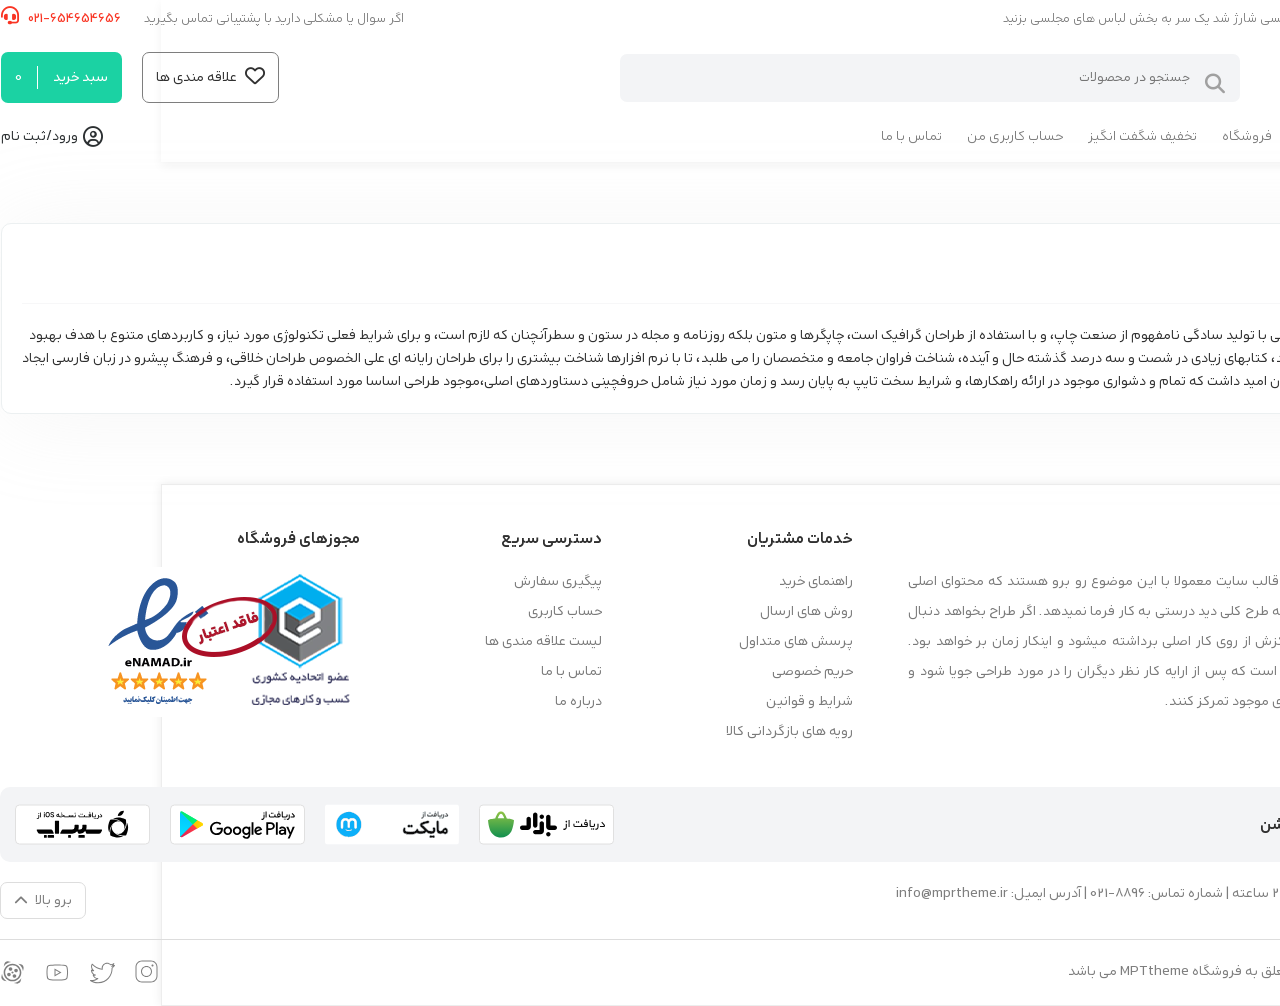
<file: page.html>
<!doctype html>
<html lang="fa" dir="rtl">
  <head>
    <meta charset="UTF-8" />
    <meta name="viewport" content="width=device-width, initial-scale=1.0" />
    <link rel="stylesheet" href="./css/all-mimify.css" />
    <link rel="stylesheet" href="./css/owl.carousel.min.css" />
    <link rel="stylesheet" href="./css/owl.theme.default.min.css" />
    <link rel="stylesheet" href="style.css" />
    <title>Mprtheme-page</title>
  </head>
  <body>
    <header class="header">
      <section class="hero-top-header">
        <div class="container">
          <div class="top-header">
            <div class="t-h-right">
              <span
                >محصولات جدید: لباس های مجلسی شارژ شد یک سر به بخش لباس های
                مجلسی بزنید</span
              >
            </div>
            <div class="t-h-left">
              <span>اگر سوال یا مشکلی دارید با پشتیبانی تماس بگیرید</span>
              <span class="contact-header"
                >654654656-021
                <i class="fa-solid fa-headset"></i>
              </span>
            </div>
          </div>
        </div>
      </section>
      <div class="container">
        <section class="main-header">
          <div class="m-h-right">
            <div class="logo">
              <a href="#"> <img src="img/logo.png" /></a>
            </div>
            <div class="search-main">
              <form>
                <input type="search" placeholder="جستجو در محصولات" />
                <button type="submit">
                  <i class="fa-solid fa-magnifying-glass"></i>
                </button>
              </form>
            </div>
          </div>
          <div class="m-h-left">
            <div class="favorite-btn-header">
              <a href="#" target="_blank">
                <i class="fa-regular fa-heart"></i>
                <span>علاقه مندی ها</span>
              </a>
            </div>
            <div class="cart-btn-header">
              <a href="#" target="_blank">
                <span class="cart-btn-text">سبد خرید</span>
                <span class="cart-btn-num">0</span>
              </a>
            </div>
          </div>
        </section>
        <section class="down-header">
          <nav class="main-menu">
            <div class="megamenu-box">
              <div class="t-m">
                <i class="fa-solid fa-bars"></i>
                <span>دسته بندی محصول</span>
              </div>
              <div class="hm-mega-menu">
                <ul>
                  <li>
                    <a href="#">دستگاه قهوه ساز</a>
                    <i class="fas fa-chevron-left"></i>
                    <ul>
                      <li>
                        <a href="#">قهوه ساز خانگی</a>
                        <ul>
                          <li><a href="#">قهوه ساز بوش</a></li>
                          <li><a href="#">قهوه ساز مباشی</a></li>
                          <li><a href="#">قهوه ساز دلونگی</a></li>
                          <li><a href="">قهوه ساز نیوا</a></li>
                        </ul>
                      </li>
                      <li>
                        <a href="#">قهوه ساز صنعتی</a>
                        <ul>
                          <li><a href="#">قهوه ساز بیزرا</a></li>
                          <li><a href="#">قهوه ساز سمنونتی</a></li>
                          <li><a href="#">قهوه ساز نوا</a></li>
                          <li><a href="#">قهوه ساز بلک</a></li>
                        </ul>
                      </li>
                      <li>
                        <a href="#">قهوه ساز کپسولی</a>
                        <ul>
                          <li><a href="#">قهوه ساز بوش</a></li>
                          <li><a href="#">قهوه ساز مباشی</a></li>
                          <li><a href="#">قهوه ساز دلونگی</a></li>
                          <li><a href="">قهوه ساز نیوا</a></li>
                        </ul>
                      </li>
                      <li>
                        <a href="#">قهوه ساز مسافرتی</a>
                        <ul>
                          <li><a href="#">قهوه ساز بوش</a></li>
                          <li><a href="#">قهوه ساز مباشی</a></li>
                          <li><a href="#">قهوه ساز دلونگی</a></li>
                          <li><a href="">قهوه ساز نیوا</a></li>
                        </ul>
                      </li>
                    </ul>
                  </li>
                  <li>
                    <a href="#">خریده قهوه</a>
                    <i class="fas fa-chevron-left"></i>
                    <ul>
                      <li>
                        <a href="#">قهوه ساز خانگی</a>
                        <ul>
                          <li><a href="#">قهوه ساز بوش</a></li>
                          <li><a href="#">قهوه ساز مباشی</a></li>
                          <li><a href="#">قهوه ساز دلونگی</a></li>
                          <li><a href="">قهوه ساز نیوا</a></li>
                        </ul>
                      </li>
                      <li>
                        <a href="#">قهوه ساز صنعتی</a>
                        <ul>
                          <li><a href="#">قهوه ساز بیزرا</a></li>
                          <li><a href="#">قهوه ساز سمنونتی</a></li>
                          <li><a href="#">قهوه ساز نوا</a></li>
                          <li><a href="#">قهوه ساز بلک</a></li>
                        </ul>
                      </li>
                      <li>
                        <a href="#">قهوه ساز کپسولی</a>
                        <ul>
                          <li><a href="#">قهوه ساز بوش</a></li>
                          <li><a href="#">قهوه ساز مباشی</a></li>
                          <li><a href="#">قهوه ساز دلونگی</a></li>
                          <li><a href="">قهوه ساز نیوا</a></li>
                        </ul>
                      </li>
                      <li>
                        <a href="#">قهوه ساز مسافرتی</a>
                        <ul>
                          <li><a href="#">قهوه ساز بوش</a></li>
                          <li><a href="#">قهوه ساز مباشی</a></li>
                          <li><a href="#">قهوه ساز دلونگی</a></li>
                          <li><a href="">قهوه ساز نیوا</a></li>
                        </ul>
                      </li>
                    </ul>
                  </li>
                  <li>
                    <a href="#">قهوه جوش خانگی</a>
                    <i class="fas fa-chevron-left"></i>
                    <ul>
                      <li>
                        <a href="#">قهوه ساز خانگی</a>
                        <ul>
                          <li><a href="#">قهوه ساز بوش</a></li>
                          <li><a href="#">قهوه ساز مباشی</a></li>
                          <li><a href="#">قهوه ساز دلونگی</a></li>
                          <li><a href="">قهوه ساز نیوا</a></li>
                        </ul>
                      </li>
                      <li>
                        <a href="#">قهوه ساز صنعتی</a>
                        <ul>
                          <li><a href="#">قهوه ساز بیزرا</a></li>
                          <li><a href="#">قهوه ساز سمنونتی</a></li>
                          <li><a href="#">قهوه ساز نوا</a></li>
                          <li><a href="#">قهوه ساز بلک</a></li>
                        </ul>
                      </li>
                      <li>
                        <a href="#">قهوه ساز کپسولی</a>
                        <ul>
                          <li><a href="#">قهوه ساز بوش</a></li>
                          <li><a href="#">قهوه ساز مباشی</a></li>
                          <li><a href="#">قهوه ساز دلونگی</a></li>
                          <li><a href="">قهوه ساز نیوا</a></li>
                        </ul>
                      </li>
                      <li>
                        <a href="#">قهوه ساز مسافرتی</a>
                        <ul>
                          <li><a href="#">قهوه ساز بوش</a></li>
                          <li><a href="#">قهوه ساز مباشی</a></li>
                          <li><a href="#">قهوه ساز دلونگی</a></li>
                          <li><a href="">قهوه ساز نیوا</a></li>
                        </ul>
                      </li>
                    </ul>
                  </li>
                  <li>
                    <a href="#">قهوه های نسل سوم</a>
                    <i class="fas fa-chevron-left"></i>
                    <ul>
                      <li>
                        <a href="#">قهوه ساز خانگی</a>
                        <ul>
                          <li><a href="#">قهوه ساز بوش</a></li>
                          <li><a href="#">قهوه ساز مباشی</a></li>
                          <li><a href="#">قهوه ساز دلونگی</a></li>
                          <li><a href="">قهوه ساز نیوا</a></li>
                        </ul>
                      </li>
                      <li>
                        <a href="#">قهوه ساز صنعتی</a>
                        <ul>
                          <li><a href="#">قهوه ساز بیزرا</a></li>
                          <li><a href="#">قهوه ساز سمنونتی</a></li>
                          <li><a href="#">قهوه ساز نوا</a></li>
                          <li><a href="#">قهوه ساز بلک</a></li>
                        </ul>
                      </li>
                      <li>
                        <a href="#">قهوه ساز کپسولی</a>
                        <ul>
                          <li><a href="#">قهوه ساز بوش</a></li>
                          <li><a href="#">قهوه ساز مباشی</a></li>
                          <li><a href="#">قهوه ساز دلونگی</a></li>
                          <li><a href="">قهوه ساز نیوا</a></li>
                        </ul>
                      </li>
                      <li>
                        <a href="#">قهوه ساز مسافرتی</a>
                        <ul>
                          <li><a href="#">قهوه ساز بوش</a></li>
                          <li><a href="#">قهوه ساز مباشی</a></li>
                          <li><a href="#">قهوه ساز دلونگی</a></li>
                          <li><a href="">قهوه ساز نیوا</a></li>
                        </ul>
                      </li>
                    </ul>
                  </li>
                  <li>
                    <a href="#">محصولات جدید</a>
                    <i class="fas fa-chevron-left"></i>
                    <ul>
                      <li>
                        <a href="#">قهوه ساز خانگی</a>
                        <ul>
                          <li><a href="#">قهوه ساز بوش</a></li>
                          <li><a href="#">قهوه ساز مباشی</a></li>
                          <li><a href="#">قهوه ساز دلونگی</a></li>
                          <li><a href="">قهوه ساز نیوا</a></li>
                        </ul>
                      </li>
                      <li>
                        <a href="#">قهوه ساز صنعتی</a>
                        <ul>
                          <li><a href="#">قهوه ساز بیزرا</a></li>
                          <li><a href="#">قهوه ساز سمنونتی</a></li>
                          <li><a href="#">قهوه ساز نوا</a></li>
                          <li><a href="#">قهوه ساز بلک</a></li>
                        </ul>
                      </li>
                      <li>
                        <a href="#">قهوه ساز کپسولی</a>
                        <ul>
                          <li><a href="#">قهوه ساز بوش</a></li>
                          <li><a href="#">قهوه ساز مباشی</a></li>
                          <li><a href="#">قهوه ساز دلونگی</a></li>
                          <li><a href="">قهوه ساز نیوا</a></li>
                        </ul>
                      </li>
                      <li>
                        <a href="#">قهوه ساز مسافرتی</a>
                        <ul>
                          <li><a href="#">قهوه ساز بوش</a></li>
                          <li><a href="#">قهوه ساز مباشی</a></li>
                          <li><a href="#">قهوه ساز دلونگی</a></li>
                          <li><a href="">قهوه ساز نیوا</a></li>
                        </ul>
                      </li>
                    </ul>
                  </li>
                </ul>
              </div>
            </div>
            <div class="menu-header">
              <ul>
                <li><a href="#">فروشگاه</a></li>
                <li><a href="#">تخفیف شگفت انگیز</a></li>
                <li>
                  <a href="#">حساب کاربری من</a>
                  <ul>
                    <li><a href="#">زیر منوی اول</a></li>
                    <li><a href="#">زیر منو دوم</a></li>
                    <li><a href="#">زیر منو سوم</a></li>
                  </ul>
                </li>
                <li><a href="#">تماس با ما</a></li>
              </ul>
            </div>
          </nav>
          <div class="register-btn">
            <i class="far fa-circle-user"></i>
            <span id="btn_modal_login">ورود/ثبت نام</span>
          </div>
        </section>
      </div>
    </header>
    <!-- The Modal -->
    <div id="modal_login" class="modal">
      <!-- Modal content -->
      <div class="modal-content">
        <div class="form-login-mprtheme">
          <i class="fa-solid fa-xmark close"></i>
          <div class="logo">
            <a href="#"> <img src="img/logo.png" /></a>
          </div>
          <form class="register-form">
            <input type="email" placeholder="آدرس ایمیل" />
            <input type="password" placeholder="رمز عبور" />
            <button>ثبت نام</button>
            <p class="message">حساب کاربری دارید؟ <a href="#">وارد شوید</a></p>
          </form>
          <form class="login-form">
            <input type="text" placeholder="آدرس ایمیل یا نام کاربری" />
            <input type="password" placeholder="پسورد" />
            <button>ورود</button>
            <p class="message">کاربری جدید هستید؟ <a href="#">ثبت نام</a></p>
          </form>
        </div>
      </div>
    </div>

    <div class="mprtheme-bredcrumb">
      <div class="container">
        <a href="#">خانه</a> /
        <a href="#">تماس با ما</a>
      </div>
    </div>

    <div class="container">
    <section class="hero-single">
        <div class="main-single-page">
            <article class="post-single">
                <header><h1>تماس با ما</h1></header>
                <div class="content-single">
                <p>لورم ایپسوم متن ساختگی با تولید سادگی نامفهوم از صنعت چاپ، و با استفاده از طراحان گرافیک است، چاپگرها و متون بلکه روزنامه و مجله در ستون و سطرآنچنان که لازم است،
                    و برای شرایط فعلی تکنولوژی مورد نیاز، و کاربردهای متنوع با هدف بهبود ابزارهای کاربردی می باشد، کتابهای زیادی در شصت و سه درصد گذشته حال و آینده، شناخت فراوان جامعه
                    و متخصصان را می طلبد، تا با نرم افزارها شناخت بیشتری را برای طراحان رایانه ای علی الخصوص طراحان خلاقی، و فرهنگ پیشرو در زبان فارسی ایجاد کرد، در این صورت می توان امید
                    داشت که تمام و دشواری موجود در ارائه راهکارها، و شرایط سخت تایپ به پایان رسد و زمان مورد نیاز شامل حروفچینی دستاوردهای اصلی،موجود طراحی اساسا مورد استفاده قرار گیرد.</p>
            </div>
            </article>
        </div>
    </section>
</div>

    <!-- footer -->
    <footer>
      <div class="container">
        <div class="footer-box">
          <aside class="footer-widget footer-about">
            <h3>فروشگاه ما</h3>
            <div class="f-w-content">
              طراحان سایت هنگام طراحی قالب سایت معمولا با این موضوع رو برو هستند
              که محتوای اصلی صفحات آماده نیست. در نتیجه طرح کلی دید درستی به کار
              فرما نمیدهد. اگر طراح بخواهد دنبال متن های مرتبط بگردد تمرکزش از
              روی کار اصلی برداشته میشود و اینکار زمان بر خواهد بود. همچنین طراح
              به دنبال این است که پس از ارایه کار نظر دیگران را در مورد طراحی
              جویا شود و نمی‌خواهد افراد روی متن های موجود تمرکز کنند.
            </div>
          </aside>
          <aside class="footer-widget">
            <h3>خدمات مشتریان</h3>
            <div class="f-w-content">
              <ul>
                <li><a href="#" target="_blank">راهنمای خرید</a></li>
                <li><a href="#" target="_blank">روش های ارسال</a></li>
                <li><a href="#" target="_blank">پرسش های متداول</a></li>
                <li><a href="#" target="_blank">حریم خصوصی</a></li>
                <li><a href="#" target="_blank">شرایط و قوانین</a></li>
                <li><a href="#" target="_blank">رویه های بازگردانی کالا</a></li>
              </ul>
            </div>
          </aside>
          <aside class="footer-widget">
            <h3>دسترسی سریع</h3>
            <div class="f-w-content">
              <ul>
                <li><a href="#" target="_blank">پیگیری سفارش</a></li>
                <li><a href="#" target="_blank">حساب کاربری</a></li>
                <li><a href="#" target="_blank">لیست علاقه مندی ها</a></li>
                <li><a href="#" target="_blank">تماس با ما</a></li>
                <li><a href="#" target="_blank">درباره ما</a></li>
              </ul>
            </div>
          </aside>
          <aside class="footer-widget">
            <h3>مجوزهای فروشگاه</h3>
            <div class="f-w-content">
              <img src="./img/per.png" alt="" />
            </div>
          </aside>
        </div>
        <div class="application">
          <div class="right">
            <img src="./img//icon-application.png" alt="" />
            <p>دانلود اپلیکیشن</p>
          </div>
          <div class="left">
            <a href="#" target="_blank">
              <img src="./img/app/bazar.svg" alt="" />
            </a>
            <a href="#" target="_blank">
              <img src="./img/app/myket.svg" alt="" />
            </a>
            <a href="#" target="_blank">
              <img src="./img/app/play.svg" alt="" />
            </a>
            <a href="#" target="_blank">
              <img src="./img/app/sibapp.svg" alt="" />
            </a>
          </div>
        </div>
        <div class="footer-line">
          <div class="right">
            پاسخگویی تلفنی به صورت 24 ساعته | شماره تماس: 8896-021 | آدرس ایمیل:
            info@mprtheme.ir
          </div>
          <div class="left">
            <span
              >برو بالا
              <i class="fa fa-chevron-up"></i>
            </span>
          </div>
        </div>
        <div class="footer-down">
          <div class="copy-right">
            <p>کلیه حقوق این وب سایت متعلق به فروشگاه MPTtheme می باشد</p>
          </div>
          <div class="social-footer">
            <a href="#" target="_blank">
              <svg
                width="23"
                height="23"
                viewBox="0 0 23 23"
                fill="none"
                xmlns="http://www.w3.org/2000/svg"
              >
                <path
                  d="M7 0.5C3.41624 0.5 0.5 3.41624 0.5 7V16C0.5 19.5838 3.41624 22.5 7 22.5H16C19.5838 22.5 22.5 19.5838 22.5 16V7C22.5 3.41624 19.5838 0.5 16 0.5H7ZM7 1.5H16C19.0432 1.5 21.5 3.95676 21.5 7V16C21.5 19.0432 19.0432 21.5 16 21.5H7C3.95676 21.5 1.5 19.0432 1.5 16V7C1.5 3.95676 3.95676 1.5 7 1.5ZM17.5 4.5C16.9477 4.5 16.5 4.94771 16.5 5.5C16.5 6.05229 16.9477 6.5 17.5 6.5C18.0523 6.5 18.5 6.05229 18.5 5.5C18.5 4.94771 18.0523 4.5 17.5 4.5ZM11.5 6C8.46836 6 6 8.46836 6 11.5C6 14.5316 8.46836 17 11.5 17C14.5316 17 17 14.5316 17 11.5C17 8.46836 14.5316 6 11.5 6ZM11.5 7C13.9912 7 16 9.00879 16 11.5C16 13.9912 13.9912 16 11.5 16C9.00879 16 7 13.9912 7 11.5C7 9.00879 9.00879 7 11.5 7Z"
                  fill="#7E7E7E"
                />
              </svg>
            </a>
            <a href="#" target="_blank">
              <svg
                width="25"
                height="25"
                viewBox="0 0 25 25"
                fill="none"
                xmlns="http://www.w3.org/2000/svg"
              >
                <g clip-path="url(#clip0_1193_1341)">
                  <path
                    d="M17.1095 2.73438C14.1193 2.73438 11.6876 5.16601 11.6876 8.15625C11.6876 8.33594 11.7325 8.51172 11.7501 8.6875C8.05286 8.33398 4.78332 6.55274 2.56262 3.82812C2.4591 3.69727 2.29895 3.62695 2.13098 3.63867C1.96496 3.65039 1.81652 3.74609 1.73449 3.89062C1.2677 4.69336 1.00012 5.61719 1.00012 6.60938C1.00012 7.81054 1.42981 8.91015 2.09387 9.8125C1.96496 9.75586 1.82434 9.72461 1.70324 9.65625C1.54895 9.57422 1.3634 9.57812 1.21301 9.66797C1.06262 9.75781 0.970819 9.91993 0.968869 10.0938V10.1562C0.968869 11.998 1.92199 13.5977 3.32824 14.5781C3.31262 14.5762 3.29699 14.582 3.28137 14.5781C3.10949 14.5488 2.93566 14.6094 2.82043 14.7402C2.7052 14.8711 2.66809 15.0527 2.71887 15.2188C3.27747 16.9551 4.70325 18.2812 6.46887 18.7656C5.06262 19.6016 3.43176 20.0938 1.672 20.0938C1.29114 20.0938 0.925904 20.0742 0.562624 20.0312C0.328249 20 0.103639 20.1367 0.0255143 20.3594C-0.0545657 20.582 0.0333293 20.8301 0.234499 20.9531C2.49036 22.4004 5.16809 23.25 8.047 23.25C12.713 23.25 16.3732 21.3008 18.8283 18.5156C21.2833 15.7305 22.5626 12.1133 22.5626 8.73438C22.5626 8.59179 22.5509 8.45312 22.547 8.3125C23.463 7.61133 24.2814 6.78906 24.922 5.82812C25.049 5.64258 25.0353 5.39453 24.8888 5.22265C24.7443 5.05078 24.5001 4.99804 24.297 5.09375C24.0392 5.20899 23.7384 5.22071 23.4689 5.3125C23.8243 4.83789 24.129 4.32617 24.3126 3.75C24.3751 3.55273 24.3068 3.33594 24.1447 3.20703C23.9825 3.08008 23.756 3.06445 23.5783 3.17188C22.7247 3.67773 21.7794 4.03321 20.7814 4.25C19.8126 3.34375 18.5372 2.73438 17.1095 2.73438ZM17.1095 3.73438C18.3849 3.73438 19.5372 4.27929 20.3439 5.14062C20.465 5.26562 20.6427 5.31836 20.8126 5.28125C21.465 5.15234 22.0841 4.96289 22.6876 4.71875C22.34 5.1875 21.9103 5.58789 21.4064 5.89062C21.1779 6.00196 21.0704 6.26562 21.1544 6.50586C21.2364 6.74414 21.4864 6.88281 21.7345 6.82812C22.2345 6.76758 22.6798 6.56446 23.1564 6.4375C22.7286 6.90039 22.2599 7.31836 21.7501 7.6875C21.6115 7.78906 21.5353 7.95312 21.547 8.125C21.5548 8.32812 21.5626 8.52929 21.5626 8.73438C21.5626 11.8594 20.3634 15.252 18.0782 17.8438C15.7931 20.4355 12.4376 22.25 8.047 22.25C6.05286 22.25 4.17004 21.8086 2.46887 21.0312C4.57824 20.8691 6.52356 20.123 8.09387 18.8906C8.25794 18.7598 8.32239 18.541 8.25598 18.3418C8.18958 18.1426 8.00598 18.0059 7.797 18C6.14856 17.9707 4.7677 17.0117 4.03137 15.6562C4.05871 15.6562 4.08215 15.6562 4.10949 15.6562C4.60363 15.6562 5.09191 15.5938 5.54699 15.4688C5.76574 15.4043 5.91613 15.2012 5.90832 14.9727C5.90052 14.7441 5.7384 14.5488 5.51574 14.5C3.73645 14.1406 2.40246 12.6914 2.09387 10.8906C2.59777 11.0645 3.1134 11.2012 3.67199 11.2188C3.90051 11.2324 4.10754 11.0898 4.17785 10.873C4.24817 10.6562 4.16223 10.418 3.96887 10.2969C2.78137 9.50196 2.00012 8.14844 2.00012 6.60938C2.00012 6.03906 2.14856 5.51562 2.34387 5.01562C4.84387 7.75976 8.34387 9.58203 12.297 9.78125C12.4532 9.78906 12.6056 9.72461 12.7072 9.60547C12.8087 9.48437 12.8478 9.32422 12.8126 9.17188C12.7365 8.84765 12.6876 8.5039 12.6876 8.15625C12.6876 5.70703 14.6603 3.73438 17.1095 3.73438Z"
                    fill="#7E7E7E"
                  />
                </g>
                <defs>
                  <clipPath id="clip0_1193_1341">
                    <rect width="25" height="25" fill="white" />
                  </clipPath>
                </defs>
              </svg>
            </a>
            <a href="#" target="_blank">
              <svg
                width="25"
                height="25"
                viewBox="0 0 25 25"
                fill="none"
                xmlns="http://www.w3.org/2000/svg"
              >
                <path
                  d="M12.2012 4.5C8.90039 4.5 5.80078 4.75 4.15039 5.09961C3.05078 5.34961 2.09961 6.09961 1.90039 7.25C1.70117 8.44922 1.5 10.25 1.5 12.5C1.5 14.75 1.69922 16.5 1.94922 17.75C2.15039 18.8496 3.09961 19.6504 4.19922 19.9004C5.95118 20.25 8.94922 20.5 12.25 20.5C15.5508 20.5 18.5488 20.25 20.2988 19.9004C21.4004 19.6504 22.3496 18.9004 22.5488 17.75C22.75 16.5 23 14.7012 23.0488 12.4512C23.0488 10.2012 22.7988 8.40039 22.5488 7.15039C22.3496 6.05078 21.4004 5.25 20.2988 5C18.5488 4.75 15.5 4.5 12.2012 4.5ZM12.2012 5.5C15.8008 5.5 18.6992 5.79883 20.0996 6.04883C20.8496 6.25 21.4492 6.75 21.5488 7.40039C21.8496 9 22.0488 10.7012 22.0488 12.4512C22 14.5996 21.75 16.3496 21.5488 17.5996C21.4004 18.5488 20.4004 18.8496 20.0996 18.9512C18.2988 19.3008 15.2988 19.5488 12.2988 19.5488C9.29883 19.5488 6.25 19.3496 4.5 18.9512C3.75 18.75 3.15039 18.25 3.05078 17.5996C2.65039 16.1992 2.5 14.3496 2.5 12.5C2.5 10.1992 2.70117 8.50001 2.90039 7.45118C3.05078 6.50001 4.09961 6.19922 4.34961 6.09962C6 5.75001 9.05078 5.5 12.2012 5.5ZM9.5 8.5V16.5L16.5 12.5L9.5 8.5ZM10.5 10.2012L14.5 12.5L10.5 14.7988V10.2012Z"
                  fill="#7E7E7E"
                />
              </svg>
            </a>
            <a href="#" target="_blank">
              <svg
                width="25"
                height="25"
                viewBox="0 0 25 25"
                fill="none"
                xmlns="http://www.w3.org/2000/svg"
              >
                <path
                  d="M7.90324 1.3586C6.20704 1.31542 4.66102 2.46495 4.26453 4.18351L3.68674 6.68595C5.29819 4.05887 8.07194 2.32584 11.1391 2.02897L8.63668 1.45117C8.39117 1.39447 8.14556 1.36476 7.90324 1.3586ZM12.5002 3.64538C7.61944 3.64538 3.64604 7.61878 3.64604 12.4995C3.64604 17.3803 7.61944 21.3537 12.5002 21.3537C17.381 21.3537 21.3544 17.3803 21.3544 12.4995C21.3544 7.61878 17.381 3.64538 12.5002 3.64538ZM18.3138 3.68607C20.9409 5.29753 22.6739 8.07127 22.9708 11.1385L23.5486 8.63602C24.0022 6.67195 22.7803 4.71699 20.8162 4.26387L18.3138 3.68607ZM12.5002 5.20788C16.5365 5.20788 19.7919 8.46321 19.7919 12.4995C19.7919 16.5359 16.5365 19.7912 12.5002 19.7912C8.46387 19.7912 5.20854 16.5359 5.20854 12.4995C5.20854 8.46321 8.46387 5.20788 12.5002 5.20788ZM10.5359 7.13354C9.52912 7.13354 8.71298 7.94968 8.71298 8.95645C8.71298 9.96322 9.52912 10.7794 10.5359 10.7794C11.5427 10.7794 12.3588 9.96322 12.3588 8.95645C12.3588 7.94968 11.5427 7.13354 10.5359 7.13354ZM16.0433 8.71231C15.0365 8.71231 14.2204 9.52846 14.2204 10.5352C14.2204 11.542 15.0365 12.3581 16.0433 12.3581C17.0501 12.3581 17.8662 11.542 17.8662 10.5352C17.8662 9.52846 17.0501 8.71231 16.0433 8.71231ZM12.5002 11.4589C12.1208 11.4472 11.765 11.6429 11.5718 11.9697C11.3786 12.2965 11.3786 12.7026 11.5718 13.0294C11.765 13.3562 12.1208 13.5519 12.5002 13.5402C12.8797 13.5519 13.2354 13.3562 13.4286 13.0294C13.6218 12.7026 13.6218 12.2965 13.4286 11.9697C13.2354 11.6429 12.8797 11.4472 12.5002 11.4589ZM8.95712 12.6409C7.95035 12.6409 7.1342 13.4571 7.1342 14.4639C7.1342 15.4706 7.95035 16.2868 8.95712 16.2868C9.96389 16.2868 10.78 15.4706 10.78 14.4639C10.78 13.4571 9.96389 12.6409 8.95712 12.6409ZM2.02963 13.8616L1.45183 16.3641C0.998708 18.3281 2.22011 20.2826 4.18417 20.7362L6.68661 21.314C4.06005 19.7026 2.3265 16.9288 2.02963 13.8616ZM14.4645 14.2197C13.4577 14.2197 12.6416 15.0359 12.6416 16.0426C12.6416 17.0494 13.4577 17.8655 14.4645 17.8655C15.4713 17.8655 16.2874 17.0494 16.2874 16.0426C16.2874 15.0359 15.4713 14.2197 14.4645 14.2197ZM21.3147 18.3131C19.7032 20.9397 16.9295 22.6732 13.8623 22.9701L16.3647 23.5479C18.3288 24.001 20.2833 22.7796 20.7369 20.8156L21.3147 18.3131Z"
                  fill="#7E7E7E"
                />
              </svg>
            </a>
          </div>
        </div>
      </div>
    </footer>
    <script src="./js/jquery-3.7.1.min.js"></script>
    <script src="./js/owl.carousel.min.js"></script>
    <script src="./js/main.js"></script>
  </body>
</html>
</file>
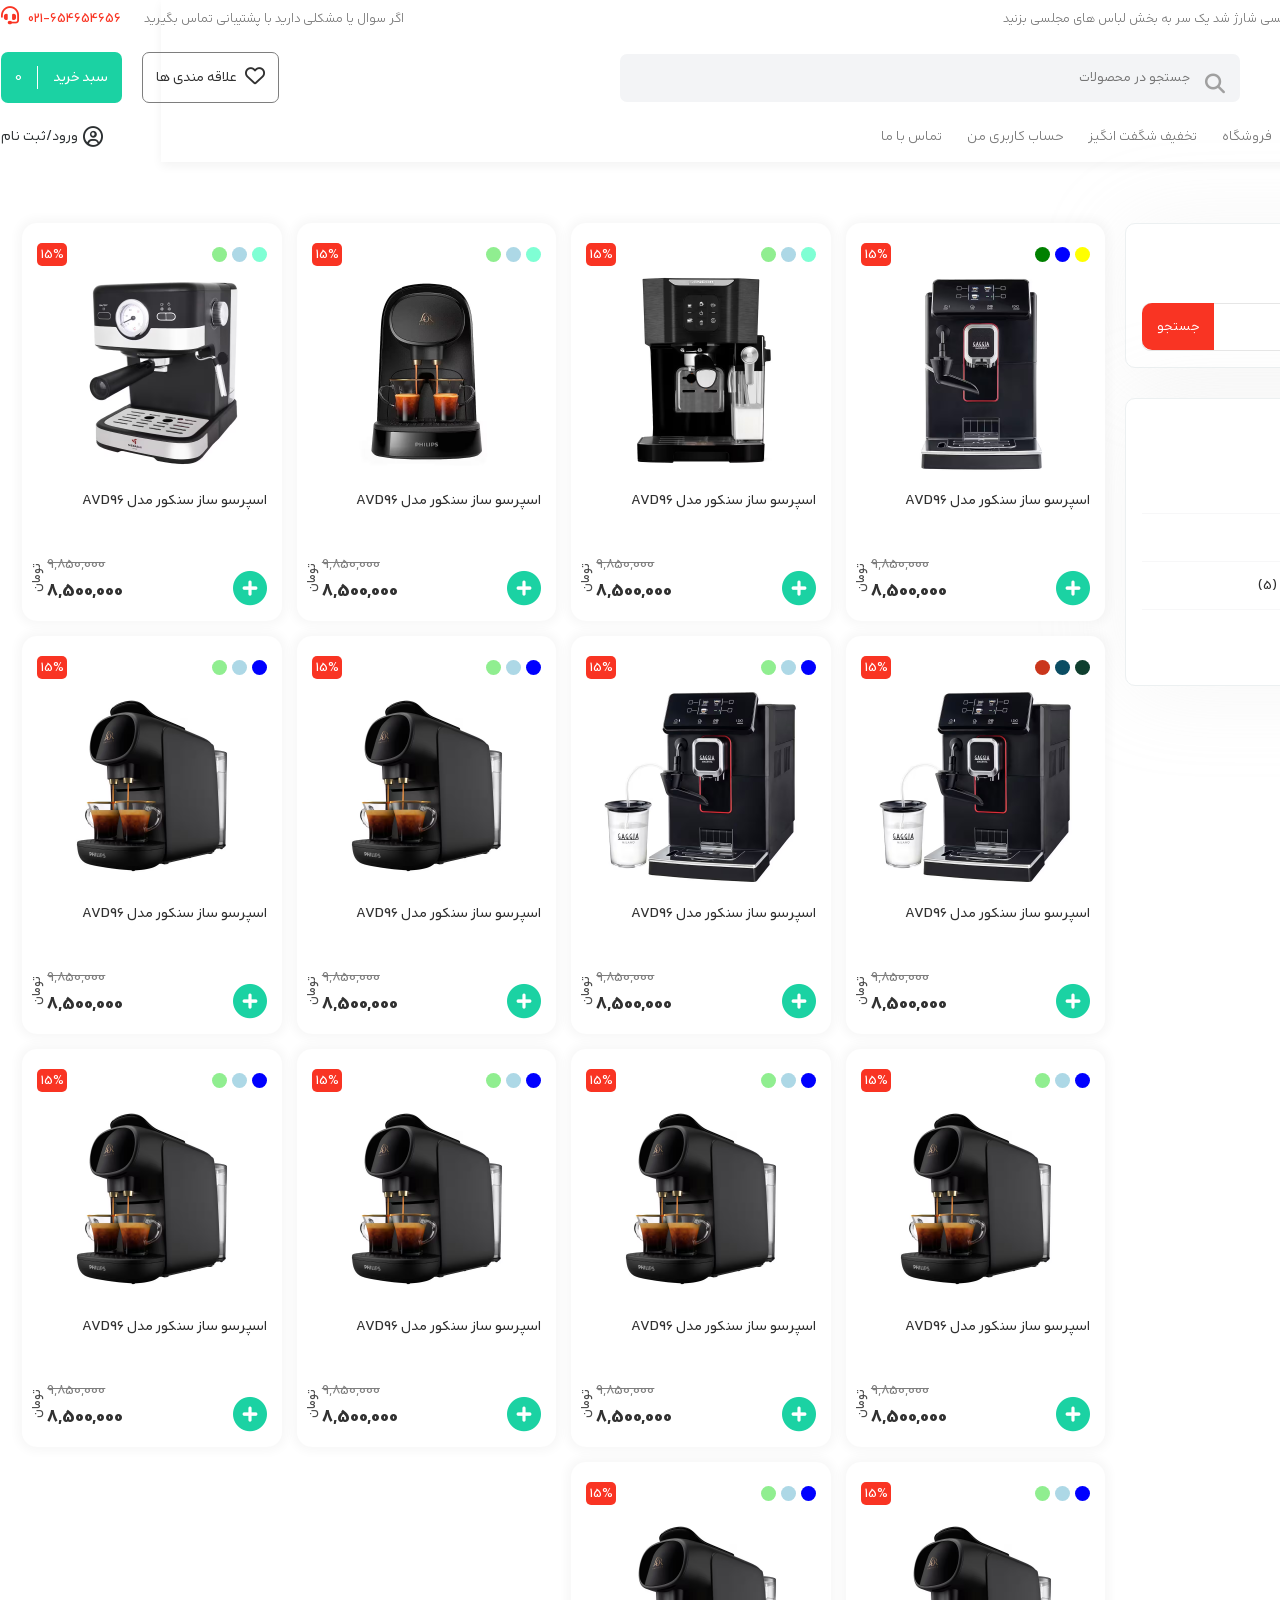
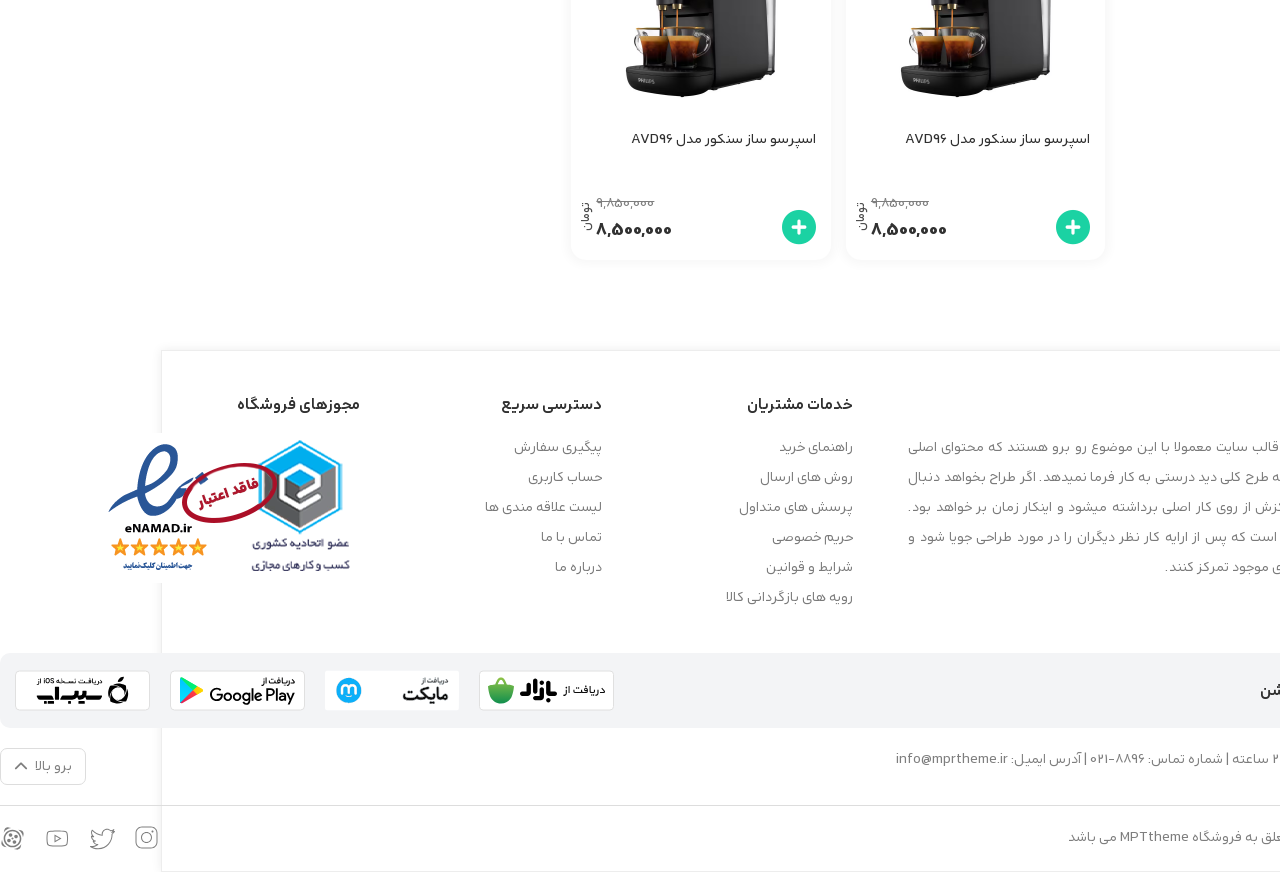
<file: shop.html>
<!doctype html>
<html lang="fa" dir="rtl">
  <head>
    <meta charset="UTF-8" />
    <meta name="viewport" content="width=device-width, initial-scale=1.0" />
    <link rel="stylesheet" href="./css/all-mimify.css" />
    <link rel="stylesheet" href="./css/owl.carousel.min.css" />
    <link rel="stylesheet" href="./css/owl.theme.default.min.css" />
    <link rel="stylesheet" href="style.css" />
    <title>Mprtheme-shop</title>
  </head>
  <body>
    <header class="header">
      <section class="hero-top-header">
        <div class="container">
          <div class="top-header">
            <div class="t-h-right">
              <span
                >محصولات جدید: لباس های مجلسی شارژ شد یک سر به بخش لباس های
                مجلسی بزنید</span
              >
            </div>
            <div class="t-h-left">
              <span>اگر سوال یا مشکلی دارید با پشتیبانی تماس بگیرید</span>
              <span class="contact-header"
                >654654656-021
                <i class="fa-solid fa-headset"></i>
              </span>
            </div>
          </div>
        </div>
      </section>
      <div class="container">
        <section class="main-header">
          <div class="m-h-right">
            <div class="logo">
              <a href="#"> <img src="img/logo.png" /></a>
            </div>
            <div class="search-main">
              <form>
                <input type="search" placeholder="جستجو در محصولات" />
                <button type="submit">
                  <i class="fa-solid fa-magnifying-glass"></i>
                </button>
              </form>
            </div>
          </div>
          <div class="m-h-left">
            <div class="favorite-btn-header">
              <a href="#" target="_blank">
                <i class="fa-regular fa-heart"></i>
                <span>علاقه مندی ها</span>
              </a>
            </div>
            <div class="cart-btn-header">
              <a href="#" target="_blank">
                <span class="cart-btn-text">سبد خرید</span>
                <span class="cart-btn-num">0</span>
              </a>
            </div>
          </div>
        </section>
        <section class="down-header">
          <nav class="main-menu">
            <div class="megamenu-box">
              <div class="t-m">
                <i class="fa-solid fa-bars"></i>
                <span>دسته بندی محصول</span>
              </div>
              <div class="hm-mega-menu">
                <ul>
                  <li>
                    <a href="#">دستگاه قهوه ساز</a>
                    <i class="fas fa-chevron-left"></i>
                    <ul>
                      <li>
                        <a href="#">قهوه ساز خانگی</a>
                        <ul>
                          <li><a href="#">قهوه ساز بوش</a></li>
                          <li><a href="#">قهوه ساز مباشی</a></li>
                          <li><a href="#">قهوه ساز دلونگی</a></li>
                          <li><a href="">قهوه ساز نیوا</a></li>
                        </ul>
                      </li>
                      <li>
                        <a href="#">قهوه ساز صنعتی</a>
                        <ul>
                          <li><a href="#">قهوه ساز بیزرا</a></li>
                          <li><a href="#">قهوه ساز سمنونتی</a></li>
                          <li><a href="#">قهوه ساز نوا</a></li>
                          <li><a href="#">قهوه ساز بلک</a></li>
                        </ul>
                      </li>
                      <li>
                        <a href="#">قهوه ساز کپسولی</a>
                        <ul>
                          <li><a href="#">قهوه ساز بوش</a></li>
                          <li><a href="#">قهوه ساز مباشی</a></li>
                          <li><a href="#">قهوه ساز دلونگی</a></li>
                          <li><a href="">قهوه ساز نیوا</a></li>
                        </ul>
                      </li>
                      <li>
                        <a href="#">قهوه ساز مسافرتی</a>
                        <ul>
                          <li><a href="#">قهوه ساز بوش</a></li>
                          <li><a href="#">قهوه ساز مباشی</a></li>
                          <li><a href="#">قهوه ساز دلونگی</a></li>
                          <li><a href="">قهوه ساز نیوا</a></li>
                        </ul>
                      </li>
                    </ul>
                  </li>
                  <li>
                    <a href="#">خریده قهوه</a>
                    <i class="fas fa-chevron-left"></i>
                    <ul>
                      <li>
                        <a href="#">قهوه ساز خانگی</a>
                        <ul>
                          <li><a href="#">قهوه ساز بوش</a></li>
                          <li><a href="#">قهوه ساز مباشی</a></li>
                          <li><a href="#">قهوه ساز دلونگی</a></li>
                          <li><a href="">قهوه ساز نیوا</a></li>
                        </ul>
                      </li>
                      <li>
                        <a href="#">قهوه ساز صنعتی</a>
                        <ul>
                          <li><a href="#">قهوه ساز بیزرا</a></li>
                          <li><a href="#">قهوه ساز سمنونتی</a></li>
                          <li><a href="#">قهوه ساز نوا</a></li>
                          <li><a href="#">قهوه ساز بلک</a></li>
                        </ul>
                      </li>
                      <li>
                        <a href="#">قهوه ساز کپسولی</a>
                        <ul>
                          <li><a href="#">قهوه ساز بوش</a></li>
                          <li><a href="#">قهوه ساز مباشی</a></li>
                          <li><a href="#">قهوه ساز دلونگی</a></li>
                          <li><a href="">قهوه ساز نیوا</a></li>
                        </ul>
                      </li>
                      <li>
                        <a href="#">قهوه ساز مسافرتی</a>
                        <ul>
                          <li><a href="#">قهوه ساز بوش</a></li>
                          <li><a href="#">قهوه ساز مباشی</a></li>
                          <li><a href="#">قهوه ساز دلونگی</a></li>
                          <li><a href="">قهوه ساز نیوا</a></li>
                        </ul>
                      </li>
                    </ul>
                  </li>
                  <li>
                    <a href="#">قهوه جوش خانگی</a>
                    <i class="fas fa-chevron-left"></i>
                    <ul>
                      <li>
                        <a href="#">قهوه ساز خانگی</a>
                        <ul>
                          <li><a href="#">قهوه ساز بوش</a></li>
                          <li><a href="#">قهوه ساز مباشی</a></li>
                          <li><a href="#">قهوه ساز دلونگی</a></li>
                          <li><a href="">قهوه ساز نیوا</a></li>
                        </ul>
                      </li>
                      <li>
                        <a href="#">قهوه ساز صنعتی</a>
                        <ul>
                          <li><a href="#">قهوه ساز بیزرا</a></li>
                          <li><a href="#">قهوه ساز سمنونتی</a></li>
                          <li><a href="#">قهوه ساز نوا</a></li>
                          <li><a href="#">قهوه ساز بلک</a></li>
                        </ul>
                      </li>
                      <li>
                        <a href="#">قهوه ساز کپسولی</a>
                        <ul>
                          <li><a href="#">قهوه ساز بوش</a></li>
                          <li><a href="#">قهوه ساز مباشی</a></li>
                          <li><a href="#">قهوه ساز دلونگی</a></li>
                          <li><a href="">قهوه ساز نیوا</a></li>
                        </ul>
                      </li>
                      <li>
                        <a href="#">قهوه ساز مسافرتی</a>
                        <ul>
                          <li><a href="#">قهوه ساز بوش</a></li>
                          <li><a href="#">قهوه ساز مباشی</a></li>
                          <li><a href="#">قهوه ساز دلونگی</a></li>
                          <li><a href="">قهوه ساز نیوا</a></li>
                        </ul>
                      </li>
                    </ul>
                  </li>
                  <li>
                    <a href="#">قهوه های نسل سوم</a>
                    <i class="fas fa-chevron-left"></i>
                    <ul>
                      <li>
                        <a href="#">قهوه ساز خانگی</a>
                        <ul>
                          <li><a href="#">قهوه ساز بوش</a></li>
                          <li><a href="#">قهوه ساز مباشی</a></li>
                          <li><a href="#">قهوه ساز دلونگی</a></li>
                          <li><a href="">قهوه ساز نیوا</a></li>
                        </ul>
                      </li>
                      <li>
                        <a href="#">قهوه ساز صنعتی</a>
                        <ul>
                          <li><a href="#">قهوه ساز بیزرا</a></li>
                          <li><a href="#">قهوه ساز سمنونتی</a></li>
                          <li><a href="#">قهوه ساز نوا</a></li>
                          <li><a href="#">قهوه ساز بلک</a></li>
                        </ul>
                      </li>
                      <li>
                        <a href="#">قهوه ساز کپسولی</a>
                        <ul>
                          <li><a href="#">قهوه ساز بوش</a></li>
                          <li><a href="#">قهوه ساز مباشی</a></li>
                          <li><a href="#">قهوه ساز دلونگی</a></li>
                          <li><a href="">قهوه ساز نیوا</a></li>
                        </ul>
                      </li>
                      <li>
                        <a href="#">قهوه ساز مسافرتی</a>
                        <ul>
                          <li><a href="#">قهوه ساز بوش</a></li>
                          <li><a href="#">قهوه ساز مباشی</a></li>
                          <li><a href="#">قهوه ساز دلونگی</a></li>
                          <li><a href="">قهوه ساز نیوا</a></li>
                        </ul>
                      </li>
                    </ul>
                  </li>
                  <li>
                    <a href="#">محصولات جدید</a>
                    <i class="fas fa-chevron-left"></i>
                    <ul>
                      <li>
                        <a href="#">قهوه ساز خانگی</a>
                        <ul>
                          <li><a href="#">قهوه ساز بوش</a></li>
                          <li><a href="#">قهوه ساز مباشی</a></li>
                          <li><a href="#">قهوه ساز دلونگی</a></li>
                          <li><a href="">قهوه ساز نیوا</a></li>
                        </ul>
                      </li>
                      <li>
                        <a href="#">قهوه ساز صنعتی</a>
                        <ul>
                          <li><a href="#">قهوه ساز بیزرا</a></li>
                          <li><a href="#">قهوه ساز سمنونتی</a></li>
                          <li><a href="#">قهوه ساز نوا</a></li>
                          <li><a href="#">قهوه ساز بلک</a></li>
                        </ul>
                      </li>
                      <li>
                        <a href="#">قهوه ساز کپسولی</a>
                        <ul>
                          <li><a href="#">قهوه ساز بوش</a></li>
                          <li><a href="#">قهوه ساز مباشی</a></li>
                          <li><a href="#">قهوه ساز دلونگی</a></li>
                          <li><a href="">قهوه ساز نیوا</a></li>
                        </ul>
                      </li>
                      <li>
                        <a href="#">قهوه ساز مسافرتی</a>
                        <ul>
                          <li><a href="#">قهوه ساز بوش</a></li>
                          <li><a href="#">قهوه ساز مباشی</a></li>
                          <li><a href="#">قهوه ساز دلونگی</a></li>
                          <li><a href="">قهوه ساز نیوا</a></li>
                        </ul>
                      </li>
                    </ul>
                  </li>
                </ul>
              </div>
            </div>
            <div class="menu-header">
              <ul>
                <li><a href="#">فروشگاه</a></li>
                <li><a href="#">تخفیف شگفت انگیز</a></li>
                <li>
                  <a href="#">حساب کاربری من</a>
                  <ul>
                    <li><a href="#">زیر منوی اول</a></li>
                    <li><a href="#">زیر منو دوم</a></li>
                    <li><a href="#">زیر منو سوم</a></li>
                  </ul>
                </li>
                <li><a href="#">تماس با ما</a></li>
              </ul>
            </div>
          </nav>
          <div class="register-btn">
            <i class="far fa-circle-user"></i>
            <span id="btn_modal_login">ورود/ثبت نام</span>
          </div>
        </section>
      </div>
    </header>
    <!-- The Modal -->
    <div id="modal_login" class="modal">
      <!-- Modal content -->
      <div class="modal-content">
        <div class="form-login-mprtheme">
          <i class="fa-solid fa-xmark close"></i>
          <div class="logo">
            <a href="#"> <img src="img/logo.png" /></a>
          </div>
          <form class="register-form">
            <input type="email" placeholder="آدرس ایمیل" />
            <input type="password" placeholder="رمز عبور" />
            <button>ثبت نام</button>
            <p class="message">حساب کاربری دارید؟ <a href="#">وارد شوید</a></p>
          </form>
          <form class="login-form">
            <input type="text" placeholder="آدرس ایمیل یا نام کاربری" />
            <input type="password" placeholder="پسورد" />
            <button>ورود</button>
            <p class="message">کاربری جدید هستید؟ <a href="#">ثبت نام</a></p>
          </form>
        </div>
      </div>
    </div>

    <div class="mprtheme-bredcrumb">
      <div class="container"><a href="#">خانه</a> / فروشگاه</div>
    </div>
    <div class="container">
      <section class="hero-single">
        <aside class="side-single">
          <div class="widget">
            <div class="widget-header">
              <h3>جستجو</h3>
              <form action="">
                <input type="search" name="" id="" />
                <input type="submit" value="جستجو" />
              </form>
            </div>
          </div>
          <div class="widget">
            <div class="widget-header">
              <h3>دسته بندی مقالات</h3>
              <ul>
                <li><a href="#">اسپرسو ساز خانگی (8)</a></li>
                <li><a href="#">اسپرسو ساز صنعتی (4)</a></li>
                <li><a href="#">اسپرسوساز نیمه حرفه ای (5)</a></li>
                <li><a href="#">نکات آموزشی (34)</a></li>
              </ul>
            </div>
          </div>
        </aside>
        <div class="main-single">
          <section class="hero-prodct hero-archive">
            <div class="product-item">
              <div class="color-dis">
                <div class="color">
                  <ul>
                    <li><span style="background-color: yellow"></span></li>
                    <li><span style="background-color: blue"></span></li>
                    <li><span style="background-color: green"></span></li>
                  </ul>
                </div>
                <div class="discount">15%</div>
              </div>
              <figure>
                <a href="#">
                  <img src="./img/11-1-6a45734334128.avif" />
                </a>
              </figure>
              <h2><a href="#">اسپرسو ساز سنکور مدل AVD96</a></h2>
              <div class="down">
                <div class="addtocart_button">
                  <a href="#">
                    <i class="fa-solid fa-circle-plus"></i>
                  </a>
                </div>
                <div class="price">
                  <del>9,850,000</del>
                  <ins
                    >8,500,000
                    <span class="title-price">تومان</span>
                  </ins>
                </div>
              </div>
            </div>
            <div class="product-item">
              <div class="color-dis">
                <div class="color">
                  <ul>
                    <li>
                      <span style="background-color: aquamarine"></span>
                    </li>
                    <li>
                      <span style="background-color: lightblue"></span>
                    </li>
                    <li>
                      <span style="background-color: lightgreen"></span>
                    </li>
                  </ul>
                </div>
                <div class="discount">15%</div>
              </div>
              <figure>
                <a href="#">
                  <img src="./img/12-1-6a457344217c9.avif" />
                </a>
              </figure>
              <h2><a href="#">اسپرسو ساز سنکور مدل AVD96</a></h2>
              <div class="down">
                <div class="addtocart_button">
                  <a href="#">
                    <i class="fa-solid fa-circle-plus"></i>
                  </a>
                </div>
                <div class="price">
                  <del>9,850,000</del>
                  <ins
                    >8,500,000
                    <span class="title-price">تومان</span>
                  </ins>
                </div>
              </div>
            </div>
            <div class="product-item">
              <div class="color-dis">
                <div class="color">
                  <ul>
                    <li>
                      <span style="background-color: aquamarine"
                        ><b>سبز</b></span
                      >
                    </li>
                    <li>
                      <span style="background-color: lightblue"
                        ><b>سبز</b></span
                      >
                    </li>
                    <li>
                      <span style="background-color: lightgreen"
                        ><b>سبز</b></span
                      >
                    </li>
                  </ul>
                </div>
                <div class="discount">15%</div>
              </div>
              <figure>
                <a href="#">
                  <img src="./img/13-1-6a45734520572.avif" />
                </a>
              </figure>
              <h2><a href="#">اسپرسو ساز سنکور مدل AVD96</a></h2>
              <div class="down">
                <div class="addtocart_button">
                  <a href="#">
                    <i class="fa-solid fa-circle-plus"></i>
                  </a>
                </div>
                <div class="price">
                  <del>9,850,000</del>
                  <ins
                    >8,500,000
                    <span class="title-price">تومان</span>
                  </ins>
                </div>
              </div>
            </div>
            <div class="product-item">
              <div class="color-dis">
                <div class="color">
                  <ul>
                    <li>
                      <span style="background-color: aquamarine"
                        ><b>سبز</b></span
                      >
                    </li>
                    <li>
                      <span style="background-color: lightblue"
                        ><b>آبی</b></span
                      >
                    </li>
                    <li>
                      <span style="background-color: lightgreen"
                        ><b>سبز</b></span
                      >
                    </li>
                  </ul>
                </div>
                <div class="discount">15%</div>
              </div>
              <figure>
                <a href="#">
                  <img src="./img/10-2-6a45734286e72.avif" />
                </a>
              </figure>
              <h2><a href="#">اسپرسو ساز سنکور مدل AVD96</a></h2>
              <div class="down">
                <div class="addtocart_button">
                  <a href="#">
                    <i class="fa-solid fa-circle-plus"></i>
                  </a>
                </div>
                <div class="price">
                  <del>9,850,000</del>
                  <ins
                    >8,500,000
                    <span class="title-price">تومان</span>
                  </ins>
                </div>
              </div>
            </div>
            <div class="product-item">
              <div class="color-dis">
                <div class="color">
                  <ul>
                    <li>
                      <span style="background-color: rgb(15, 63, 47)"
                        ><b>سبز</b></span
                      >
                    </li>
                    <li>
                      <span style="background-color: rgb(11, 77, 99)"
                        ><b>آبی</b></span
                      >
                    </li>
                    <li>
                      <span style="background-color: rgb(202, 54, 28)"
                        ><b>قرمز</b></span
                      >
                    </li>
                  </ul>
                </div>
                <div class="discount">15%</div>
              </div>
              <figure>
                <a href="#">
                  <img src="./img/11-2-6a457343578d4.avif" />
                </a>
              </figure>
              <h2><a href="#">اسپرسو ساز سنکور مدل AVD96</a></h2>
              <div class="down">
                <div class="addtocart_button">
                  <a href="#">
                    <i class="fa-solid fa-circle-plus"></i>
                  </a>
                </div>
                <div class="price">
                  <del>9,850,000</del>
                  <ins
                    >8,500,000
                    <span class="title-price">تومان</span>
                  </ins>
                </div>
              </div>
            </div>
            <div class="product-item">
              <div class="color-dis">
                <div class="color">
                  <ul>
                    <li>
                      <span style="background-color: blue"><b>آبی</b></span>
                    </li>
                    <li>
                      <span style="background-color: lightblue"
                        ><b>آبی</b></span
                      >
                    </li>
                    <li>
                      <span style="background-color: lightgreen"
                        ><b>سبز</b></span
                      >
                    </li>
                  </ul>
                </div>
                <div class="discount">15%</div>
              </div>
              <figure>
                <a href="#">
                  <img src="./img/12-2-6a457344273f5.avif" />
                </a>
              </figure>
              <h2><a href="#">اسپرسو ساز سنکور مدل AVD96</a></h2>
              <div class="down">
                <div class="addtocart_button">
                  <a href="#">
                    <i class="fa-solid fa-circle-plus"></i>
                  </a>
                </div>
                <div class="price">
                  <del>9,850,000</del>
                  <ins
                    >8,500,000
                    <span class="title-price">تومان</span>
                  </ins>
                </div>
              </div>
            </div>
            <div class="product-item">
              <div class="color-dis">
                <div class="color">
                  <ul>
                    <li>
                      <span style="background-color: blue"><b>آبی</b></span>
                    </li>
                    <li>
                      <span style="background-color: lightblue"
                        ><b>آبی</b></span
                      >
                    </li>
                    <li>
                      <span style="background-color: lightgreen"
                        ><b>سبز</b></span
                      >
                    </li>
                  </ul>
                </div>
                <div class="discount">15%</div>
              </div>
              <figure>
                <a href="#">
                  <img src="./img/13-2-6a457344ddbaa.avif" />
                </a>
              </figure>
              <h2><a href="#">اسپرسو ساز سنکور مدل AVD96</a></h2>
              <div class="down">
                <div class="addtocart_button">
                  <a href="#">
                    <i class="fa-solid fa-circle-plus"></i>
                  </a>
                </div>
                <div class="price">
                  <del>9,850,000</del>
                  <ins
                    >8,500,000
                    <span class="title-price">تومان</span>
                  </ins>
                </div>
              </div>
            </div>
            <div class="product-item">
              <div class="color-dis">
                <div class="color">
                  <ul>
                    <li>
                      <span style="background-color: blue"><b>آبی</b></span>
                    </li>
                    <li>
                      <span style="background-color: lightblue"
                        ><b>آبی</b></span
                      >
                    </li>
                    <li>
                      <span style="background-color: lightgreen"
                        ><b>سبز</b></span
                      >
                    </li>
                  </ul>
                </div>
                <div class="discount">15%</div>
              </div>
              <figure>
                <a href="#">
                  <img src="./img/13-2-6a457344ddbaa.avif" />
                </a>
              </figure>
              <h2><a href="#">اسپرسو ساز سنکور مدل AVD96</a></h2>
              <div class="down">
                <div class="addtocart_button">
                  <a href="#">
                    <i class="fa-solid fa-circle-plus"></i>
                  </a>
                </div>
                <div class="price">
                  <del>9,850,000</del>
                  <ins
                    >8,500,000
                    <span class="title-price">تومان</span>
                  </ins>
                </div>
              </div>
            </div>
            <div class="product-item">
              <div class="color-dis">
                <div class="color">
                  <ul>
                    <li>
                      <span style="background-color: blue"><b>آبی</b></span>
                    </li>
                    <li>
                      <span style="background-color: lightblue"
                        ><b>آبی</b></span
                      >
                    </li>
                    <li>
                      <span style="background-color: lightgreen"
                        ><b>سبز</b></span
                      >
                    </li>
                  </ul>
                </div>
                <div class="discount">15%</div>
              </div>
              <figure>
                <a href="#">
                  <img src="./img/13-2-6a457344ddbaa.avif" />
                </a>
              </figure>
              <h2><a href="#">اسپرسو ساز سنکور مدل AVD96</a></h2>
              <div class="down">
                <div class="addtocart_button">
                  <a href="#">
                    <i class="fa-solid fa-circle-plus"></i>
                  </a>
                </div>
                <div class="price">
                  <del>9,850,000</del>
                  <ins
                    >8,500,000
                    <span class="title-price">تومان</span>
                  </ins>
                </div>
              </div>
            </div>
            <div class="product-item">
              <div class="color-dis">
                <div class="color">
                  <ul>
                    <li>
                      <span style="background-color: blue"><b>آبی</b></span>
                    </li>
                    <li>
                      <span style="background-color: lightblue"
                        ><b>آبی</b></span
                      >
                    </li>
                    <li>
                      <span style="background-color: lightgreen"
                        ><b>سبز</b></span
                      >
                    </li>
                  </ul>
                </div>
                <div class="discount">15%</div>
              </div>
              <figure>
                <a href="#">
                  <img src="./img/13-2-6a457344ddbaa.avif" />
                </a>
              </figure>
              <h2><a href="#">اسپرسو ساز سنکور مدل AVD96</a></h2>
              <div class="down">
                <div class="addtocart_button">
                  <a href="#">
                    <i class="fa-solid fa-circle-plus"></i>
                  </a>
                </div>
                <div class="price">
                  <del>9,850,000</del>
                  <ins
                    >8,500,000
                    <span class="title-price">تومان</span>
                  </ins>
                </div>
              </div>
            </div>
            <div class="product-item">
              <div class="color-dis">
                <div class="color">
                  <ul>
                    <li>
                      <span style="background-color: blue"><b>آبی</b></span>
                    </li>
                    <li>
                      <span style="background-color: lightblue"
                        ><b>آبی</b></span
                      >
                    </li>
                    <li>
                      <span style="background-color: lightgreen"
                        ><b>سبز</b></span
                      >
                    </li>
                  </ul>
                </div>
                <div class="discount">15%</div>
              </div>
              <figure>
                <a href="#">
                  <img src="./img/13-2-6a457344ddbaa.avif" />
                </a>
              </figure>
              <h2><a href="#">اسپرسو ساز سنکور مدل AVD96</a></h2>
              <div class="down">
                <div class="addtocart_button">
                  <a href="#">
                    <i class="fa-solid fa-circle-plus"></i>
                  </a>
                </div>
                <div class="price">
                  <del>9,850,000</del>
                  <ins
                    >8,500,000
                    <span class="title-price">تومان</span>
                  </ins>
                </div>
              </div>
            </div>
            <div class="product-item">
              <div class="color-dis">
                <div class="color">
                  <ul>
                    <li>
                      <span style="background-color: blue"><b>آبی</b></span>
                    </li>
                    <li>
                      <span style="background-color: lightblue"
                        ><b>آبی</b></span
                      >
                    </li>
                    <li>
                      <span style="background-color: lightgreen"
                        ><b>سبز</b></span
                      >
                    </li>
                  </ul>
                </div>
                <div class="discount">15%</div>
              </div>
              <figure>
                <a href="#">
                  <img src="./img/13-2-6a457344ddbaa.avif" />
                </a>
              </figure>
              <h2><a href="#">اسپرسو ساز سنکور مدل AVD96</a></h2>
              <div class="down">
                <div class="addtocart_button">
                  <a href="#">
                    <i class="fa-solid fa-circle-plus"></i>
                  </a>
                </div>
                <div class="price">
                  <del>9,850,000</del>
                  <ins
                    >8,500,000
                    <span class="title-price">تومان</span>
                  </ins>
                </div>
              </div>
            </div>
            <div class="product-item">
              <div class="color-dis">
                <div class="color">
                  <ul>
                    <li>
                      <span style="background-color: blue"><b>آبی</b></span>
                    </li>
                    <li>
                      <span style="background-color: lightblue"
                        ><b>آبی</b></span
                      >
                    </li>
                    <li>
                      <span style="background-color: lightgreen"
                        ><b>سبز</b></span
                      >
                    </li>
                  </ul>
                </div>
                <div class="discount">15%</div>
              </div>
              <figure>
                <a href="#">
                  <img src="./img/13-2-6a457344ddbaa.avif" />
                </a>
              </figure>
              <h2><a href="#">اسپرسو ساز سنکور مدل AVD96</a></h2>
              <div class="down">
                <div class="addtocart_button">
                  <a href="#">
                    <i class="fa-solid fa-circle-plus"></i>
                  </a>
                </div>
                <div class="price">
                  <del>9,850,000</del>
                  <ins
                    >8,500,000
                    <span class="title-price">تومان</span>
                  </ins>
                </div>
              </div>
            </div>
            <div class="product-item">
              <div class="color-dis">
                <div class="color">
                  <ul>
                    <li>
                      <span style="background-color: blue"><b>آبی</b></span>
                    </li>
                    <li>
                      <span style="background-color: lightblue"
                        ><b>آبی</b></span
                      >
                    </li>
                    <li>
                      <span style="background-color: lightgreen"
                        ><b>سبز</b></span
                      >
                    </li>
                  </ul>
                </div>
                <div class="discount">15%</div>
              </div>
              <figure>
                <a href="#">
                  <img src="./img/13-2-6a457344ddbaa.avif" />
                </a>
              </figure>
              <h2><a href="#">اسپرسو ساز سنکور مدل AVD96</a></h2>
              <div class="down">
                <div class="addtocart_button">
                  <a href="#">
                    <i class="fa-solid fa-circle-plus"></i>
                  </a>
                </div>
                <div class="price">
                  <del>9,850,000</del>
                  <ins
                    >8,500,000
                    <span class="title-price">تومان</span>
                  </ins>
                </div>
              </div>
            </div>
          </section>
        </div>
      </section>
    </div>

    <!-- footer -->
    <footer>
      <div class="container">
        <div class="footer-box">
          <aside class="footer-widget footer-about">
            <h3>فروشگاه ما</h3>
            <div class="f-w-content">
              طراحان سایت هنگام طراحی قالب سایت معمولا با این موضوع رو برو هستند
              که محتوای اصلی صفحات آماده نیست. در نتیجه طرح کلی دید درستی به کار
              فرما نمیدهد. اگر طراح بخواهد دنبال متن های مرتبط بگردد تمرکزش از
              روی کار اصلی برداشته میشود و اینکار زمان بر خواهد بود. همچنین طراح
              به دنبال این است که پس از ارایه کار نظر دیگران را در مورد طراحی
              جویا شود و نمی‌خواهد افراد روی متن های موجود تمرکز کنند.
            </div>
          </aside>
          <aside class="footer-widget">
            <h3>خدمات مشتریان</h3>
            <div class="f-w-content">
              <ul>
                <li><a href="#" target="_blank">راهنمای خرید</a></li>
                <li><a href="#" target="_blank">روش های ارسال</a></li>
                <li><a href="#" target="_blank">پرسش های متداول</a></li>
                <li><a href="#" target="_blank">حریم خصوصی</a></li>
                <li><a href="#" target="_blank">شرایط و قوانین</a></li>
                <li><a href="#" target="_blank">رویه های بازگردانی کالا</a></li>
              </ul>
            </div>
          </aside>
          <aside class="footer-widget">
            <h3>دسترسی سریع</h3>
            <div class="f-w-content">
              <ul>
                <li><a href="#" target="_blank">پیگیری سفارش</a></li>
                <li><a href="#" target="_blank">حساب کاربری</a></li>
                <li><a href="#" target="_blank">لیست علاقه مندی ها</a></li>
                <li><a href="#" target="_blank">تماس با ما</a></li>
                <li><a href="#" target="_blank">درباره ما</a></li>
              </ul>
            </div>
          </aside>
          <aside class="footer-widget">
            <h3>مجوزهای فروشگاه</h3>
            <div class="f-w-content">
              <img src="./img/per.png" alt="" />
            </div>
          </aside>
        </div>
        <div class="application">
          <div class="right">
            <img src="./img//icon-application.png" alt="" />
            <p>دانلود اپلیکیشن</p>
          </div>
          <div class="left">
            <a href="#" target="_blank">
              <img src="./img/app/bazar.svg" alt="" />
            </a>
            <a href="#" target="_blank">
              <img src="./img/app/myket.svg" alt="" />
            </a>
            <a href="#" target="_blank">
              <img src="./img/app/play.svg" alt="" />
            </a>
            <a href="#" target="_blank">
              <img src="./img/app/sibapp.svg" alt="" />
            </a>
          </div>
        </div>
        <div class="footer-line">
          <div class="right">
            پاسخگویی تلفنی به صورت 24 ساعته | شماره تماس: 8896-021 | آدرس ایمیل:
            info@mprtheme.ir
          </div>
          <div class="left">
            <span
              >برو بالا
              <i class="fa fa-chevron-up"></i>
            </span>
          </div>
        </div>
        <div class="footer-down">
          <div class="copy-right">
            <p>کلیه حقوق این وب سایت متعلق به فروشگاه MPTtheme می باشد</p>
          </div>
          <div class="social-footer">
            <a href="#" target="_blank">
              <svg
                width="23"
                height="23"
                viewBox="0 0 23 23"
                fill="none"
                xmlns="http://www.w3.org/2000/svg"
              >
                <path
                  d="M7 0.5C3.41624 0.5 0.5 3.41624 0.5 7V16C0.5 19.5838 3.41624 22.5 7 22.5H16C19.5838 22.5 22.5 19.5838 22.5 16V7C22.5 3.41624 19.5838 0.5 16 0.5H7ZM7 1.5H16C19.0432 1.5 21.5 3.95676 21.5 7V16C21.5 19.0432 19.0432 21.5 16 21.5H7C3.95676 21.5 1.5 19.0432 1.5 16V7C1.5 3.95676 3.95676 1.5 7 1.5ZM17.5 4.5C16.9477 4.5 16.5 4.94771 16.5 5.5C16.5 6.05229 16.9477 6.5 17.5 6.5C18.0523 6.5 18.5 6.05229 18.5 5.5C18.5 4.94771 18.0523 4.5 17.5 4.5ZM11.5 6C8.46836 6 6 8.46836 6 11.5C6 14.5316 8.46836 17 11.5 17C14.5316 17 17 14.5316 17 11.5C17 8.46836 14.5316 6 11.5 6ZM11.5 7C13.9912 7 16 9.00879 16 11.5C16 13.9912 13.9912 16 11.5 16C9.00879 16 7 13.9912 7 11.5C7 9.00879 9.00879 7 11.5 7Z"
                  fill="#7E7E7E"
                />
              </svg>
            </a>
            <a href="#" target="_blank">
              <svg
                width="25"
                height="25"
                viewBox="0 0 25 25"
                fill="none"
                xmlns="http://www.w3.org/2000/svg"
              >
                <g clip-path="url(#clip0_1193_1341)">
                  <path
                    d="M17.1095 2.73438C14.1193 2.73438 11.6876 5.16601 11.6876 8.15625C11.6876 8.33594 11.7325 8.51172 11.7501 8.6875C8.05286 8.33398 4.78332 6.55274 2.56262 3.82812C2.4591 3.69727 2.29895 3.62695 2.13098 3.63867C1.96496 3.65039 1.81652 3.74609 1.73449 3.89062C1.2677 4.69336 1.00012 5.61719 1.00012 6.60938C1.00012 7.81054 1.42981 8.91015 2.09387 9.8125C1.96496 9.75586 1.82434 9.72461 1.70324 9.65625C1.54895 9.57422 1.3634 9.57812 1.21301 9.66797C1.06262 9.75781 0.970819 9.91993 0.968869 10.0938V10.1562C0.968869 11.998 1.92199 13.5977 3.32824 14.5781C3.31262 14.5762 3.29699 14.582 3.28137 14.5781C3.10949 14.5488 2.93566 14.6094 2.82043 14.7402C2.7052 14.8711 2.66809 15.0527 2.71887 15.2188C3.27747 16.9551 4.70325 18.2812 6.46887 18.7656C5.06262 19.6016 3.43176 20.0938 1.672 20.0938C1.29114 20.0938 0.925904 20.0742 0.562624 20.0312C0.328249 20 0.103639 20.1367 0.0255143 20.3594C-0.0545657 20.582 0.0333293 20.8301 0.234499 20.9531C2.49036 22.4004 5.16809 23.25 8.047 23.25C12.713 23.25 16.3732 21.3008 18.8283 18.5156C21.2833 15.7305 22.5626 12.1133 22.5626 8.73438C22.5626 8.59179 22.5509 8.45312 22.547 8.3125C23.463 7.61133 24.2814 6.78906 24.922 5.82812C25.049 5.64258 25.0353 5.39453 24.8888 5.22265C24.7443 5.05078 24.5001 4.99804 24.297 5.09375C24.0392 5.20899 23.7384 5.22071 23.4689 5.3125C23.8243 4.83789 24.129 4.32617 24.3126 3.75C24.3751 3.55273 24.3068 3.33594 24.1447 3.20703C23.9825 3.08008 23.756 3.06445 23.5783 3.17188C22.7247 3.67773 21.7794 4.03321 20.7814 4.25C19.8126 3.34375 18.5372 2.73438 17.1095 2.73438ZM17.1095 3.73438C18.3849 3.73438 19.5372 4.27929 20.3439 5.14062C20.465 5.26562 20.6427 5.31836 20.8126 5.28125C21.465 5.15234 22.0841 4.96289 22.6876 4.71875C22.34 5.1875 21.9103 5.58789 21.4064 5.89062C21.1779 6.00196 21.0704 6.26562 21.1544 6.50586C21.2364 6.74414 21.4864 6.88281 21.7345 6.82812C22.2345 6.76758 22.6798 6.56446 23.1564 6.4375C22.7286 6.90039 22.2599 7.31836 21.7501 7.6875C21.6115 7.78906 21.5353 7.95312 21.547 8.125C21.5548 8.32812 21.5626 8.52929 21.5626 8.73438C21.5626 11.8594 20.3634 15.252 18.0782 17.8438C15.7931 20.4355 12.4376 22.25 8.047 22.25C6.05286 22.25 4.17004 21.8086 2.46887 21.0312C4.57824 20.8691 6.52356 20.123 8.09387 18.8906C8.25794 18.7598 8.32239 18.541 8.25598 18.3418C8.18958 18.1426 8.00598 18.0059 7.797 18C6.14856 17.9707 4.7677 17.0117 4.03137 15.6562C4.05871 15.6562 4.08215 15.6562 4.10949 15.6562C4.60363 15.6562 5.09191 15.5938 5.54699 15.4688C5.76574 15.4043 5.91613 15.2012 5.90832 14.9727C5.90052 14.7441 5.7384 14.5488 5.51574 14.5C3.73645 14.1406 2.40246 12.6914 2.09387 10.8906C2.59777 11.0645 3.1134 11.2012 3.67199 11.2188C3.90051 11.2324 4.10754 11.0898 4.17785 10.873C4.24817 10.6562 4.16223 10.418 3.96887 10.2969C2.78137 9.50196 2.00012 8.14844 2.00012 6.60938C2.00012 6.03906 2.14856 5.51562 2.34387 5.01562C4.84387 7.75976 8.34387 9.58203 12.297 9.78125C12.4532 9.78906 12.6056 9.72461 12.7072 9.60547C12.8087 9.48437 12.8478 9.32422 12.8126 9.17188C12.7365 8.84765 12.6876 8.5039 12.6876 8.15625C12.6876 5.70703 14.6603 3.73438 17.1095 3.73438Z"
                    fill="#7E7E7E"
                  />
                </g>
                <defs>
                  <clipPath id="clip0_1193_1341">
                    <rect width="25" height="25" fill="white" />
                  </clipPath>
                </defs>
              </svg>
            </a>
            <a href="#" target="_blank">
              <svg
                width="25"
                height="25"
                viewBox="0 0 25 25"
                fill="none"
                xmlns="http://www.w3.org/2000/svg"
              >
                <path
                  d="M12.2012 4.5C8.90039 4.5 5.80078 4.75 4.15039 5.09961C3.05078 5.34961 2.09961 6.09961 1.90039 7.25C1.70117 8.44922 1.5 10.25 1.5 12.5C1.5 14.75 1.69922 16.5 1.94922 17.75C2.15039 18.8496 3.09961 19.6504 4.19922 19.9004C5.95118 20.25 8.94922 20.5 12.25 20.5C15.5508 20.5 18.5488 20.25 20.2988 19.9004C21.4004 19.6504 22.3496 18.9004 22.5488 17.75C22.75 16.5 23 14.7012 23.0488 12.4512C23.0488 10.2012 22.7988 8.40039 22.5488 7.15039C22.3496 6.05078 21.4004 5.25 20.2988 5C18.5488 4.75 15.5 4.5 12.2012 4.5ZM12.2012 5.5C15.8008 5.5 18.6992 5.79883 20.0996 6.04883C20.8496 6.25 21.4492 6.75 21.5488 7.40039C21.8496 9 22.0488 10.7012 22.0488 12.4512C22 14.5996 21.75 16.3496 21.5488 17.5996C21.4004 18.5488 20.4004 18.8496 20.0996 18.9512C18.2988 19.3008 15.2988 19.5488 12.2988 19.5488C9.29883 19.5488 6.25 19.3496 4.5 18.9512C3.75 18.75 3.15039 18.25 3.05078 17.5996C2.65039 16.1992 2.5 14.3496 2.5 12.5C2.5 10.1992 2.70117 8.50001 2.90039 7.45118C3.05078 6.50001 4.09961 6.19922 4.34961 6.09962C6 5.75001 9.05078 5.5 12.2012 5.5ZM9.5 8.5V16.5L16.5 12.5L9.5 8.5ZM10.5 10.2012L14.5 12.5L10.5 14.7988V10.2012Z"
                  fill="#7E7E7E"
                />
              </svg>
            </a>
            <a href="#" target="_blank">
              <svg
                width="25"
                height="25"
                viewBox="0 0 25 25"
                fill="none"
                xmlns="http://www.w3.org/2000/svg"
              >
                <path
                  d="M7.90324 1.3586C6.20704 1.31542 4.66102 2.46495 4.26453 4.18351L3.68674 6.68595C5.29819 4.05887 8.07194 2.32584 11.1391 2.02897L8.63668 1.45117C8.39117 1.39447 8.14556 1.36476 7.90324 1.3586ZM12.5002 3.64538C7.61944 3.64538 3.64604 7.61878 3.64604 12.4995C3.64604 17.3803 7.61944 21.3537 12.5002 21.3537C17.381 21.3537 21.3544 17.3803 21.3544 12.4995C21.3544 7.61878 17.381 3.64538 12.5002 3.64538ZM18.3138 3.68607C20.9409 5.29753 22.6739 8.07127 22.9708 11.1385L23.5486 8.63602C24.0022 6.67195 22.7803 4.71699 20.8162 4.26387L18.3138 3.68607ZM12.5002 5.20788C16.5365 5.20788 19.7919 8.46321 19.7919 12.4995C19.7919 16.5359 16.5365 19.7912 12.5002 19.7912C8.46387 19.7912 5.20854 16.5359 5.20854 12.4995C5.20854 8.46321 8.46387 5.20788 12.5002 5.20788ZM10.5359 7.13354C9.52912 7.13354 8.71298 7.94968 8.71298 8.95645C8.71298 9.96322 9.52912 10.7794 10.5359 10.7794C11.5427 10.7794 12.3588 9.96322 12.3588 8.95645C12.3588 7.94968 11.5427 7.13354 10.5359 7.13354ZM16.0433 8.71231C15.0365 8.71231 14.2204 9.52846 14.2204 10.5352C14.2204 11.542 15.0365 12.3581 16.0433 12.3581C17.0501 12.3581 17.8662 11.542 17.8662 10.5352C17.8662 9.52846 17.0501 8.71231 16.0433 8.71231ZM12.5002 11.4589C12.1208 11.4472 11.765 11.6429 11.5718 11.9697C11.3786 12.2965 11.3786 12.7026 11.5718 13.0294C11.765 13.3562 12.1208 13.5519 12.5002 13.5402C12.8797 13.5519 13.2354 13.3562 13.4286 13.0294C13.6218 12.7026 13.6218 12.2965 13.4286 11.9697C13.2354 11.6429 12.8797 11.4472 12.5002 11.4589ZM8.95712 12.6409C7.95035 12.6409 7.1342 13.4571 7.1342 14.4639C7.1342 15.4706 7.95035 16.2868 8.95712 16.2868C9.96389 16.2868 10.78 15.4706 10.78 14.4639C10.78 13.4571 9.96389 12.6409 8.95712 12.6409ZM2.02963 13.8616L1.45183 16.3641C0.998708 18.3281 2.22011 20.2826 4.18417 20.7362L6.68661 21.314C4.06005 19.7026 2.3265 16.9288 2.02963 13.8616ZM14.4645 14.2197C13.4577 14.2197 12.6416 15.0359 12.6416 16.0426C12.6416 17.0494 13.4577 17.8655 14.4645 17.8655C15.4713 17.8655 16.2874 17.0494 16.2874 16.0426C16.2874 15.0359 15.4713 14.2197 14.4645 14.2197ZM21.3147 18.3131C19.7032 20.9397 16.9295 22.6732 13.8623 22.9701L16.3647 23.5479C18.3288 24.001 20.2833 22.7796 20.7369 20.8156L21.3147 18.3131Z"
                  fill="#7E7E7E"
                />
              </svg>
            </a>
          </div>
        </div>
      </div>
    </footer>
    <script src="./js/jquery-3.7.1.min.js"></script>
    <script src="./js/owl.carousel.min.js"></script>
    <script src="./js/main.js"></script>
  </body>
</html>
</file>
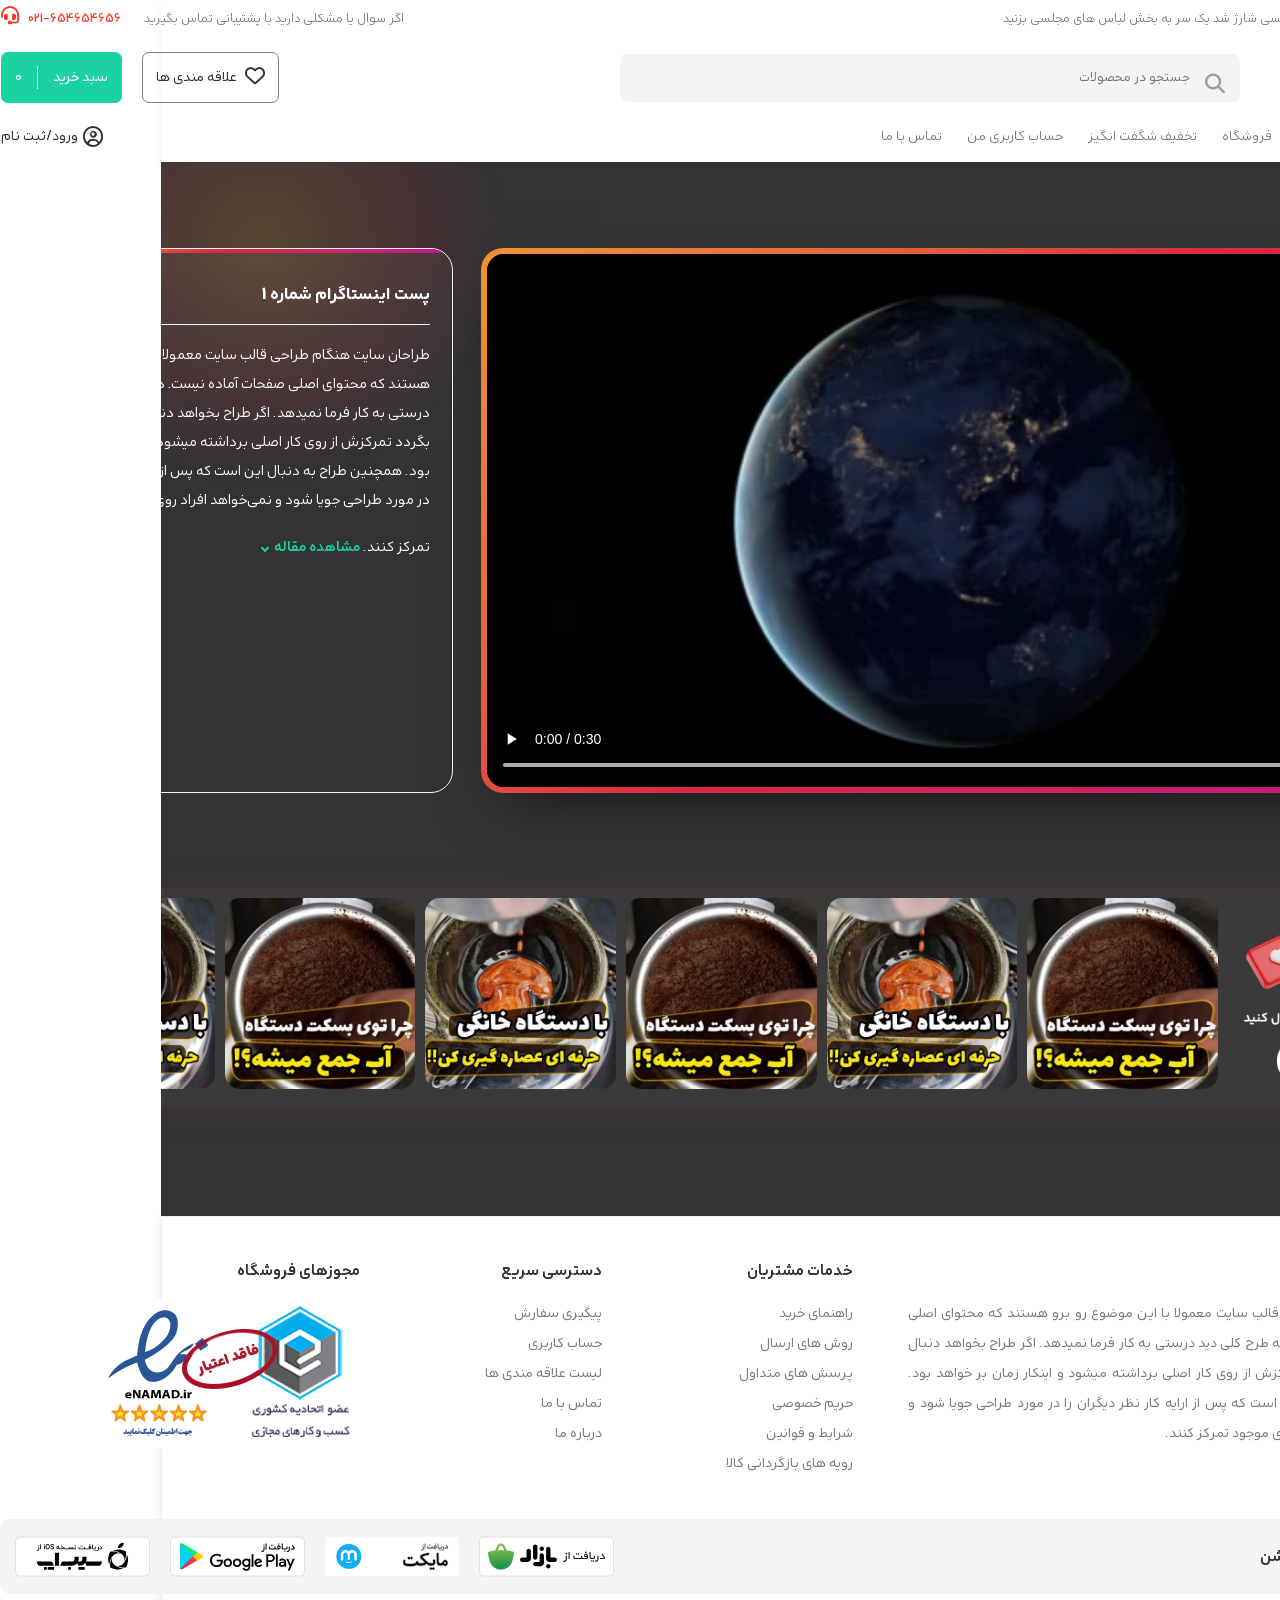
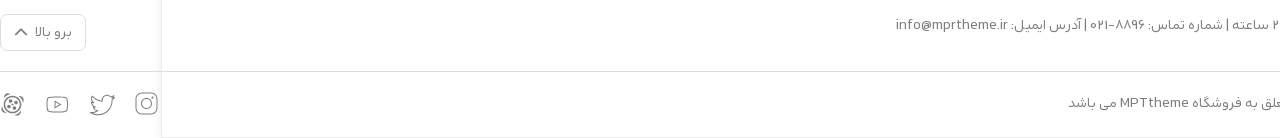
<file: single-instagram.html>
<!doctype html>
<html lang="fa" dir="rtl">
  <head>
    <meta charset="UTF-8" />
    <meta name="viewport" content="width=device-width, initial-scale=1.0" />
    <link rel="stylesheet" href="./css/all-mimify.css" />
    <link rel="stylesheet" href="./css/owl.carousel.min.css" />
    <link rel="stylesheet" href="./css/owl.theme.default.min.css" />
    <link rel="stylesheet" href="style.css" />
    <title>Mprtheme-instagram page</title>
  </head>
  <body>
    <header class="header">
      <section class="hero-top-header">
        <div class="container">
          <div class="top-header">
            <div class="t-h-right">
              <span
                >محصولات جدید: لباس های مجلسی شارژ شد یک سر به بخش لباس های
                مجلسی بزنید</span
              >
            </div>
            <div class="t-h-left">
              <span>اگر سوال یا مشکلی دارید با پشتیبانی تماس بگیرید</span>
              <span class="contact-header"
                >654654656-021
                <i class="fa-solid fa-headset"></i>
              </span>
            </div>
          </div>
        </div>
      </section>
      <div class="container">
        <section class="main-header">
          <div class="m-h-right">
            <div class="logo">
              <a href="#"> <img src="img/logo.png" /></a>
            </div>
            <div class="search-main">
              <form>
                <input type="search" placeholder="جستجو در محصولات" />
                <button type="submit">
                  <i class="fa-solid fa-magnifying-glass"></i>
                </button>
              </form>
            </div>
          </div>
          <div class="m-h-left">
            <div class="favorite-btn-header">
              <a href="#" target="_blank">
                <i class="fa-regular fa-heart"></i>
                <span>علاقه مندی ها</span>
              </a>
            </div>
            <div class="cart-btn-header">
              <a href="#" target="_blank">
                <span class="cart-btn-text">سبد خرید</span>
                <span class="cart-btn-num">0</span>
              </a>
            </div>
          </div>
        </section>
        <section class="down-header">
          <nav class="main-menu">
            <div class="megamenu-box">
              <div class="t-m">
                <i class="fa-solid fa-bars"></i>
                <span>دسته بندی محصول</span>
              </div>
              <div class="hm-mega-menu">
                <ul>
                  <li>
                    <a href="#">دستگاه قهوه ساز</a>
                    <i class="fas fa-chevron-left"></i>
                    <ul>
                      <li>
                        <a href="#">قهوه ساز خانگی</a>
                        <ul>
                          <li><a href="#">قهوه ساز بوش</a></li>
                          <li><a href="#">قهوه ساز مباشی</a></li>
                          <li><a href="#">قهوه ساز دلونگی</a></li>
                          <li><a href="">قهوه ساز نیوا</a></li>
                        </ul>
                      </li>
                      <li>
                        <a href="#">قهوه ساز صنعتی</a>
                        <ul>
                          <li><a href="#">قهوه ساز بیزرا</a></li>
                          <li><a href="#">قهوه ساز سمنونتی</a></li>
                          <li><a href="#">قهوه ساز نوا</a></li>
                          <li><a href="#">قهوه ساز بلک</a></li>
                        </ul>
                      </li>
                      <li>
                        <a href="#">قهوه ساز کپسولی</a>
                        <ul>
                          <li><a href="#">قهوه ساز بوش</a></li>
                          <li><a href="#">قهوه ساز مباشی</a></li>
                          <li><a href="#">قهوه ساز دلونگی</a></li>
                          <li><a href="">قهوه ساز نیوا</a></li>
                        </ul>
                      </li>
                      <li>
                        <a href="#">قهوه ساز مسافرتی</a>
                        <ul>
                          <li><a href="#">قهوه ساز بوش</a></li>
                          <li><a href="#">قهوه ساز مباشی</a></li>
                          <li><a href="#">قهوه ساز دلونگی</a></li>
                          <li><a href="">قهوه ساز نیوا</a></li>
                        </ul>
                      </li>
                    </ul>
                  </li>
                  <li>
                    <a href="#">خریده قهوه</a>
                    <i class="fas fa-chevron-left"></i>
                    <ul>
                      <li>
                        <a href="#">قهوه ساز خانگی</a>
                        <ul>
                          <li><a href="#">قهوه ساز بوش</a></li>
                          <li><a href="#">قهوه ساز مباشی</a></li>
                          <li><a href="#">قهوه ساز دلونگی</a></li>
                          <li><a href="">قهوه ساز نیوا</a></li>
                        </ul>
                      </li>
                      <li>
                        <a href="#">قهوه ساز صنعتی</a>
                        <ul>
                          <li><a href="#">قهوه ساز بیزرا</a></li>
                          <li><a href="#">قهوه ساز سمنونتی</a></li>
                          <li><a href="#">قهوه ساز نوا</a></li>
                          <li><a href="#">قهوه ساز بلک</a></li>
                        </ul>
                      </li>
                      <li>
                        <a href="#">قهوه ساز کپسولی</a>
                        <ul>
                          <li><a href="#">قهوه ساز بوش</a></li>
                          <li><a href="#">قهوه ساز مباشی</a></li>
                          <li><a href="#">قهوه ساز دلونگی</a></li>
                          <li><a href="">قهوه ساز نیوا</a></li>
                        </ul>
                      </li>
                      <li>
                        <a href="#">قهوه ساز مسافرتی</a>
                        <ul>
                          <li><a href="#">قهوه ساز بوش</a></li>
                          <li><a href="#">قهوه ساز مباشی</a></li>
                          <li><a href="#">قهوه ساز دلونگی</a></li>
                          <li><a href="">قهوه ساز نیوا</a></li>
                        </ul>
                      </li>
                    </ul>
                  </li>
                  <li>
                    <a href="#">قهوه جوش خانگی</a>
                    <i class="fas fa-chevron-left"></i>
                    <ul>
                      <li>
                        <a href="#">قهوه ساز خانگی</a>
                        <ul>
                          <li><a href="#">قهوه ساز بوش</a></li>
                          <li><a href="#">قهوه ساز مباشی</a></li>
                          <li><a href="#">قهوه ساز دلونگی</a></li>
                          <li><a href="">قهوه ساز نیوا</a></li>
                        </ul>
                      </li>
                      <li>
                        <a href="#">قهوه ساز صنعتی</a>
                        <ul>
                          <li><a href="#">قهوه ساز بیزرا</a></li>
                          <li><a href="#">قهوه ساز سمنونتی</a></li>
                          <li><a href="#">قهوه ساز نوا</a></li>
                          <li><a href="#">قهوه ساز بلک</a></li>
                        </ul>
                      </li>
                      <li>
                        <a href="#">قهوه ساز کپسولی</a>
                        <ul>
                          <li><a href="#">قهوه ساز بوش</a></li>
                          <li><a href="#">قهوه ساز مباشی</a></li>
                          <li><a href="#">قهوه ساز دلونگی</a></li>
                          <li><a href="">قهوه ساز نیوا</a></li>
                        </ul>
                      </li>
                      <li>
                        <a href="#">قهوه ساز مسافرتی</a>
                        <ul>
                          <li><a href="#">قهوه ساز بوش</a></li>
                          <li><a href="#">قهوه ساز مباشی</a></li>
                          <li><a href="#">قهوه ساز دلونگی</a></li>
                          <li><a href="">قهوه ساز نیوا</a></li>
                        </ul>
                      </li>
                    </ul>
                  </li>
                  <li>
                    <a href="#">قهوه های نسل سوم</a>
                    <i class="fas fa-chevron-left"></i>
                    <ul>
                      <li>
                        <a href="#">قهوه ساز خانگی</a>
                        <ul>
                          <li><a href="#">قهوه ساز بوش</a></li>
                          <li><a href="#">قهوه ساز مباشی</a></li>
                          <li><a href="#">قهوه ساز دلونگی</a></li>
                          <li><a href="">قهوه ساز نیوا</a></li>
                        </ul>
                      </li>
                      <li>
                        <a href="#">قهوه ساز صنعتی</a>
                        <ul>
                          <li><a href="#">قهوه ساز بیزرا</a></li>
                          <li><a href="#">قهوه ساز سمنونتی</a></li>
                          <li><a href="#">قهوه ساز نوا</a></li>
                          <li><a href="#">قهوه ساز بلک</a></li>
                        </ul>
                      </li>
                      <li>
                        <a href="#">قهوه ساز کپسولی</a>
                        <ul>
                          <li><a href="#">قهوه ساز بوش</a></li>
                          <li><a href="#">قهوه ساز مباشی</a></li>
                          <li><a href="#">قهوه ساز دلونگی</a></li>
                          <li><a href="">قهوه ساز نیوا</a></li>
                        </ul>
                      </li>
                      <li>
                        <a href="#">قهوه ساز مسافرتی</a>
                        <ul>
                          <li><a href="#">قهوه ساز بوش</a></li>
                          <li><a href="#">قهوه ساز مباشی</a></li>
                          <li><a href="#">قهوه ساز دلونگی</a></li>
                          <li><a href="">قهوه ساز نیوا</a></li>
                        </ul>
                      </li>
                    </ul>
                  </li>
                  <li>
                    <a href="#">محصولات جدید</a>
                    <i class="fas fa-chevron-left"></i>
                    <ul>
                      <li>
                        <a href="#">قهوه ساز خانگی</a>
                        <ul>
                          <li><a href="#">قهوه ساز بوش</a></li>
                          <li><a href="#">قهوه ساز مباشی</a></li>
                          <li><a href="#">قهوه ساز دلونگی</a></li>
                          <li><a href="">قهوه ساز نیوا</a></li>
                        </ul>
                      </li>
                      <li>
                        <a href="#">قهوه ساز صنعتی</a>
                        <ul>
                          <li><a href="#">قهوه ساز بیزرا</a></li>
                          <li><a href="#">قهوه ساز سمنونتی</a></li>
                          <li><a href="#">قهوه ساز نوا</a></li>
                          <li><a href="#">قهوه ساز بلک</a></li>
                        </ul>
                      </li>
                      <li>
                        <a href="#">قهوه ساز کپسولی</a>
                        <ul>
                          <li><a href="#">قهوه ساز بوش</a></li>
                          <li><a href="#">قهوه ساز مباشی</a></li>
                          <li><a href="#">قهوه ساز دلونگی</a></li>
                          <li><a href="">قهوه ساز نیوا</a></li>
                        </ul>
                      </li>
                      <li>
                        <a href="#">قهوه ساز مسافرتی</a>
                        <ul>
                          <li><a href="#">قهوه ساز بوش</a></li>
                          <li><a href="#">قهوه ساز مباشی</a></li>
                          <li><a href="#">قهوه ساز دلونگی</a></li>
                          <li><a href="">قهوه ساز نیوا</a></li>
                        </ul>
                      </li>
                    </ul>
                  </li>
                </ul>
              </div>
            </div>
            <div class="menu-header">
              <ul>
                <li><a href="#">فروشگاه</a></li>
                <li><a href="#">تخفیف شگفت انگیز</a></li>
                <li>
                  <a href="#">حساب کاربری من</a>
                  <ul>
                    <li><a href="#">زیر منوی اول</a></li>
                    <li><a href="#">زیر منو دوم</a></li>
                    <li><a href="#">زیر منو سوم</a></li>
                  </ul>
                </li>
                <li><a href="#">تماس با ما</a></li>
              </ul>
            </div>
          </nav>
          <div class="register-btn">
            <i class="far fa-circle-user"></i>
            <span id="btn_modal_login">ورود/ثبت نام</span>
          </div>
        </section>
      </div>
    </header>
    <!-- The Modal -->
    <div id="modal_login" class="modal">
      <!-- Modal content -->
      <div class="modal-content">
        <div class="form-login-mprtheme">
          <i class="fa-solid fa-xmark close"></i>
          <div class="logo">
            <a href="#"> <img src="img/logo.png" /></a>
          </div>
          <form class="register-form">
            <input type="email" placeholder="آدرس ایمیل" />
            <input type="password" placeholder="رمز عبور" />
            <button>ثبت نام</button>
            <p class="message">حساب کاربری دارید؟ <a href="#">وارد شوید</a></p>
          </form>
          <form class="login-form">
            <input type="text" placeholder="آدرس ایمیل یا نام کاربری" />
            <input type="password" placeholder="پسورد" />
            <button>ورود</button>
            <p class="message">کاربری جدید هستید؟ <a href="#">ثبت نام</a></p>
          </form>
        </div>
      </div>
    </div>

    <div class="single-insta">
      <div class="container">
        <div class="hero-insta">
          <div class="right">
            <video controls="">
              <source src="./img/video.webm" type="video/webm" preload="none" />
            </video>
          </div>
          <div class="left">
            <h1>پست اینستاگرام شماره 1</h1>
            <p>
              طراحان سایت هنگام طراحی قالب سایت معمولا با این موضوع رو برو هستند
              که محتوای اصلی صفحات آماده نیست. در نتیجه طرح کلی دید درستی به کار
              فرما نمیدهد. اگر طراح بخواهد دنبال متن های مرتبط بگردد تمرکزش از
              روی کار اصلی برداشته میشود و اینکار زمان بر خواهد بود. همچنین طراح
              به دنبال این است که پس از ارایه کار نظر دیگران را در مورد طراحی
              جویا شود و نمی‌خواهد افراد روی متن های موجود تمرکز کنند.
              <a href="#" target="_blank">مشاهده مقاله</a>
            </p>
          </div>
        </div>
        <section class="hero-product">
          <h4 class="title-insta-single">
            <i class="fa-brands fa-instagram"></i>
            ویدیوهای دیگر
          </h4>
          <div class="box-insta" id="box-insta-single">
            <div class="first-item">
              <a href="#" target="_blank">
                <figure class="amazing-thumbnail">
                  <img src="img/ins1.avif" />
                </figure>
              </a>
            </div>
            <div class="left-item">
              <div class="owl-carousel owl-theme insta-slider">
                <div class="item product-item">
                  <a href="#" target="_blank">
                    <figure class="amazing-thumbnail">
                      <img src="img/ins2.avif" />
                    </figure>
                  </a>
                </div>
                <div class="item product-item">
                  <a href="#" target="_blank">
                    <figure class="amazing-thumbnail">
                      <img src="img/ins3.avif" />
                    </figure>
                  </a>
                </div>
              </div>
            </div>
          </div>
        </section>
      </div>
    </div>

    <footer>
      <div class="container">
        <div class="footer-box">
          <aside class="footer-widget footer-about">
            <h3>فروشگاه ما</h3>
            <div class="f-w-content">
              طراحان سایت هنگام طراحی قالب سایت معمولا با این موضوع رو برو هستند
              که محتوای اصلی صفحات آماده نیست. در نتیجه طرح کلی دید درستی به کار
              فرما نمیدهد. اگر طراح بخواهد دنبال متن های مرتبط بگردد تمرکزش از
              روی کار اصلی برداشته میشود و اینکار زمان بر خواهد بود. همچنین طراح
              به دنبال این است که پس از ارایه کار نظر دیگران را در مورد طراحی
              جویا شود و نمی‌خواهد افراد روی متن های موجود تمرکز کنند.
            </div>
          </aside>
          <aside class="footer-widget">
            <h3>خدمات مشتریان</h3>
            <div class="f-w-content">
              <ul>
                <li><a href="#" target="_blank">راهنمای خرید</a></li>
                <li><a href="#" target="_blank">روش های ارسال</a></li>
                <li><a href="#" target="_blank">پرسش های متداول</a></li>
                <li><a href="#" target="_blank">حریم خصوصی</a></li>
                <li><a href="#" target="_blank">شرایط و قوانین</a></li>
                <li><a href="#" target="_blank">رویه های بازگردانی کالا</a></li>
              </ul>
            </div>
          </aside>
          <aside class="footer-widget">
            <h3>دسترسی سریع</h3>
            <div class="f-w-content">
              <ul>
                <li><a href="#" target="_blank">پیگیری سفارش</a></li>
                <li><a href="#" target="_blank">حساب کاربری</a></li>
                <li><a href="#" target="_blank">لیست علاقه مندی ها</a></li>
                <li><a href="#" target="_blank">تماس با ما</a></li>
                <li><a href="#" target="_blank">درباره ما</a></li>
              </ul>
            </div>
          </aside>
          <aside class="footer-widget">
            <h3>مجوزهای فروشگاه</h3>
            <div class="f-w-content">
              <img src="./img/per.png" alt="" />
            </div>
          </aside>
        </div>
        <div class="application">
          <div class="right">
            <img src="./img//icon-application.png" alt="" />
            <p>دانلود اپلیکیشن</p>
          </div>
          <div class="left">
            <a href="#" target="_blank">
              <img src="./img/app/bazar.svg" alt="" />
            </a>
            <a href="#" target="_blank">
              <img src="./img/app/myket.svg" alt="" />
            </a>
            <a href="#" target="_blank">
              <img src="./img/app/play.svg" alt="" />
            </a>
            <a href="#" target="_blank">
              <img src="./img/app/sibapp.svg" alt="" />
            </a>
          </div>
        </div>
        <div class="footer-line">
          <div class="right">
            پاسخگویی تلفنی به صورت 24 ساعته | شماره تماس: 8896-021 | آدرس ایمیل:
            info@mprtheme.ir
          </div>
          <div class="left">
            <span
              >برو بالا
              <i class="fa fa-chevron-up"></i>
            </span>
          </div>
        </div>
        <div class="footer-down">
          <div class="copy-right">
            <p>کلیه حقوق این وب سایت متعلق به فروشگاه MPTtheme می باشد</p>
          </div>
          <div class="social-footer">
            <a href="#" target="_blank">
              <svg
                width="23"
                height="23"
                viewBox="0 0 23 23"
                fill="none"
                xmlns="http://www.w3.org/2000/svg"
              >
                <path
                  d="M7 0.5C3.41624 0.5 0.5 3.41624 0.5 7V16C0.5 19.5838 3.41624 22.5 7 22.5H16C19.5838 22.5 22.5 19.5838 22.5 16V7C22.5 3.41624 19.5838 0.5 16 0.5H7ZM7 1.5H16C19.0432 1.5 21.5 3.95676 21.5 7V16C21.5 19.0432 19.0432 21.5 16 21.5H7C3.95676 21.5 1.5 19.0432 1.5 16V7C1.5 3.95676 3.95676 1.5 7 1.5ZM17.5 4.5C16.9477 4.5 16.5 4.94771 16.5 5.5C16.5 6.05229 16.9477 6.5 17.5 6.5C18.0523 6.5 18.5 6.05229 18.5 5.5C18.5 4.94771 18.0523 4.5 17.5 4.5ZM11.5 6C8.46836 6 6 8.46836 6 11.5C6 14.5316 8.46836 17 11.5 17C14.5316 17 17 14.5316 17 11.5C17 8.46836 14.5316 6 11.5 6ZM11.5 7C13.9912 7 16 9.00879 16 11.5C16 13.9912 13.9912 16 11.5 16C9.00879 16 7 13.9912 7 11.5C7 9.00879 9.00879 7 11.5 7Z"
                  fill="#7E7E7E"
                />
              </svg>
            </a>
            <a href="#" target="_blank">
              <svg
                width="25"
                height="25"
                viewBox="0 0 25 25"
                fill="none"
                xmlns="http://www.w3.org/2000/svg"
              >
                <g clip-path="url(#clip0_1193_1341)">
                  <path
                    d="M17.1095 2.73438C14.1193 2.73438 11.6876 5.16601 11.6876 8.15625C11.6876 8.33594 11.7325 8.51172 11.7501 8.6875C8.05286 8.33398 4.78332 6.55274 2.56262 3.82812C2.4591 3.69727 2.29895 3.62695 2.13098 3.63867C1.96496 3.65039 1.81652 3.74609 1.73449 3.89062C1.2677 4.69336 1.00012 5.61719 1.00012 6.60938C1.00012 7.81054 1.42981 8.91015 2.09387 9.8125C1.96496 9.75586 1.82434 9.72461 1.70324 9.65625C1.54895 9.57422 1.3634 9.57812 1.21301 9.66797C1.06262 9.75781 0.970819 9.91993 0.968869 10.0938V10.1562C0.968869 11.998 1.92199 13.5977 3.32824 14.5781C3.31262 14.5762 3.29699 14.582 3.28137 14.5781C3.10949 14.5488 2.93566 14.6094 2.82043 14.7402C2.7052 14.8711 2.66809 15.0527 2.71887 15.2188C3.27747 16.9551 4.70325 18.2812 6.46887 18.7656C5.06262 19.6016 3.43176 20.0938 1.672 20.0938C1.29114 20.0938 0.925904 20.0742 0.562624 20.0312C0.328249 20 0.103639 20.1367 0.0255143 20.3594C-0.0545657 20.582 0.0333293 20.8301 0.234499 20.9531C2.49036 22.4004 5.16809 23.25 8.047 23.25C12.713 23.25 16.3732 21.3008 18.8283 18.5156C21.2833 15.7305 22.5626 12.1133 22.5626 8.73438C22.5626 8.59179 22.5509 8.45312 22.547 8.3125C23.463 7.61133 24.2814 6.78906 24.922 5.82812C25.049 5.64258 25.0353 5.39453 24.8888 5.22265C24.7443 5.05078 24.5001 4.99804 24.297 5.09375C24.0392 5.20899 23.7384 5.22071 23.4689 5.3125C23.8243 4.83789 24.129 4.32617 24.3126 3.75C24.3751 3.55273 24.3068 3.33594 24.1447 3.20703C23.9825 3.08008 23.756 3.06445 23.5783 3.17188C22.7247 3.67773 21.7794 4.03321 20.7814 4.25C19.8126 3.34375 18.5372 2.73438 17.1095 2.73438ZM17.1095 3.73438C18.3849 3.73438 19.5372 4.27929 20.3439 5.14062C20.465 5.26562 20.6427 5.31836 20.8126 5.28125C21.465 5.15234 22.0841 4.96289 22.6876 4.71875C22.34 5.1875 21.9103 5.58789 21.4064 5.89062C21.1779 6.00196 21.0704 6.26562 21.1544 6.50586C21.2364 6.74414 21.4864 6.88281 21.7345 6.82812C22.2345 6.76758 22.6798 6.56446 23.1564 6.4375C22.7286 6.90039 22.2599 7.31836 21.7501 7.6875C21.6115 7.78906 21.5353 7.95312 21.547 8.125C21.5548 8.32812 21.5626 8.52929 21.5626 8.73438C21.5626 11.8594 20.3634 15.252 18.0782 17.8438C15.7931 20.4355 12.4376 22.25 8.047 22.25C6.05286 22.25 4.17004 21.8086 2.46887 21.0312C4.57824 20.8691 6.52356 20.123 8.09387 18.8906C8.25794 18.7598 8.32239 18.541 8.25598 18.3418C8.18958 18.1426 8.00598 18.0059 7.797 18C6.14856 17.9707 4.7677 17.0117 4.03137 15.6562C4.05871 15.6562 4.08215 15.6562 4.10949 15.6562C4.60363 15.6562 5.09191 15.5938 5.54699 15.4688C5.76574 15.4043 5.91613 15.2012 5.90832 14.9727C5.90052 14.7441 5.7384 14.5488 5.51574 14.5C3.73645 14.1406 2.40246 12.6914 2.09387 10.8906C2.59777 11.0645 3.1134 11.2012 3.67199 11.2188C3.90051 11.2324 4.10754 11.0898 4.17785 10.873C4.24817 10.6562 4.16223 10.418 3.96887 10.2969C2.78137 9.50196 2.00012 8.14844 2.00012 6.60938C2.00012 6.03906 2.14856 5.51562 2.34387 5.01562C4.84387 7.75976 8.34387 9.58203 12.297 9.78125C12.4532 9.78906 12.6056 9.72461 12.7072 9.60547C12.8087 9.48437 12.8478 9.32422 12.8126 9.17188C12.7365 8.84765 12.6876 8.5039 12.6876 8.15625C12.6876 5.70703 14.6603 3.73438 17.1095 3.73438Z"
                    fill="#7E7E7E"
                  />
                </g>
                <defs>
                  <clipPath id="clip0_1193_1341">
                    <rect width="25" height="25" fill="white" />
                  </clipPath>
                </defs>
              </svg>
            </a>
            <a href="#" target="_blank">
              <svg
                width="25"
                height="25"
                viewBox="0 0 25 25"
                fill="none"
                xmlns="http://www.w3.org/2000/svg"
              >
                <path
                  d="M12.2012 4.5C8.90039 4.5 5.80078 4.75 4.15039 5.09961C3.05078 5.34961 2.09961 6.09961 1.90039 7.25C1.70117 8.44922 1.5 10.25 1.5 12.5C1.5 14.75 1.69922 16.5 1.94922 17.75C2.15039 18.8496 3.09961 19.6504 4.19922 19.9004C5.95118 20.25 8.94922 20.5 12.25 20.5C15.5508 20.5 18.5488 20.25 20.2988 19.9004C21.4004 19.6504 22.3496 18.9004 22.5488 17.75C22.75 16.5 23 14.7012 23.0488 12.4512C23.0488 10.2012 22.7988 8.40039 22.5488 7.15039C22.3496 6.05078 21.4004 5.25 20.2988 5C18.5488 4.75 15.5 4.5 12.2012 4.5ZM12.2012 5.5C15.8008 5.5 18.6992 5.79883 20.0996 6.04883C20.8496 6.25 21.4492 6.75 21.5488 7.40039C21.8496 9 22.0488 10.7012 22.0488 12.4512C22 14.5996 21.75 16.3496 21.5488 17.5996C21.4004 18.5488 20.4004 18.8496 20.0996 18.9512C18.2988 19.3008 15.2988 19.5488 12.2988 19.5488C9.29883 19.5488 6.25 19.3496 4.5 18.9512C3.75 18.75 3.15039 18.25 3.05078 17.5996C2.65039 16.1992 2.5 14.3496 2.5 12.5C2.5 10.1992 2.70117 8.50001 2.90039 7.45118C3.05078 6.50001 4.09961 6.19922 4.34961 6.09962C6 5.75001 9.05078 5.5 12.2012 5.5ZM9.5 8.5V16.5L16.5 12.5L9.5 8.5ZM10.5 10.2012L14.5 12.5L10.5 14.7988V10.2012Z"
                  fill="#7E7E7E"
                />
              </svg>
            </a>
            <a href="#" target="_blank">
              <svg
                width="25"
                height="25"
                viewBox="0 0 25 25"
                fill="none"
                xmlns="http://www.w3.org/2000/svg"
              >
                <path
                  d="M7.90324 1.3586C6.20704 1.31542 4.66102 2.46495 4.26453 4.18351L3.68674 6.68595C5.29819 4.05887 8.07194 2.32584 11.1391 2.02897L8.63668 1.45117C8.39117 1.39447 8.14556 1.36476 7.90324 1.3586ZM12.5002 3.64538C7.61944 3.64538 3.64604 7.61878 3.64604 12.4995C3.64604 17.3803 7.61944 21.3537 12.5002 21.3537C17.381 21.3537 21.3544 17.3803 21.3544 12.4995C21.3544 7.61878 17.381 3.64538 12.5002 3.64538ZM18.3138 3.68607C20.9409 5.29753 22.6739 8.07127 22.9708 11.1385L23.5486 8.63602C24.0022 6.67195 22.7803 4.71699 20.8162 4.26387L18.3138 3.68607ZM12.5002 5.20788C16.5365 5.20788 19.7919 8.46321 19.7919 12.4995C19.7919 16.5359 16.5365 19.7912 12.5002 19.7912C8.46387 19.7912 5.20854 16.5359 5.20854 12.4995C5.20854 8.46321 8.46387 5.20788 12.5002 5.20788ZM10.5359 7.13354C9.52912 7.13354 8.71298 7.94968 8.71298 8.95645C8.71298 9.96322 9.52912 10.7794 10.5359 10.7794C11.5427 10.7794 12.3588 9.96322 12.3588 8.95645C12.3588 7.94968 11.5427 7.13354 10.5359 7.13354ZM16.0433 8.71231C15.0365 8.71231 14.2204 9.52846 14.2204 10.5352C14.2204 11.542 15.0365 12.3581 16.0433 12.3581C17.0501 12.3581 17.8662 11.542 17.8662 10.5352C17.8662 9.52846 17.0501 8.71231 16.0433 8.71231ZM12.5002 11.4589C12.1208 11.4472 11.765 11.6429 11.5718 11.9697C11.3786 12.2965 11.3786 12.7026 11.5718 13.0294C11.765 13.3562 12.1208 13.5519 12.5002 13.5402C12.8797 13.5519 13.2354 13.3562 13.4286 13.0294C13.6218 12.7026 13.6218 12.2965 13.4286 11.9697C13.2354 11.6429 12.8797 11.4472 12.5002 11.4589ZM8.95712 12.6409C7.95035 12.6409 7.1342 13.4571 7.1342 14.4639C7.1342 15.4706 7.95035 16.2868 8.95712 16.2868C9.96389 16.2868 10.78 15.4706 10.78 14.4639C10.78 13.4571 9.96389 12.6409 8.95712 12.6409ZM2.02963 13.8616L1.45183 16.3641C0.998708 18.3281 2.22011 20.2826 4.18417 20.7362L6.68661 21.314C4.06005 19.7026 2.3265 16.9288 2.02963 13.8616ZM14.4645 14.2197C13.4577 14.2197 12.6416 15.0359 12.6416 16.0426C12.6416 17.0494 13.4577 17.8655 14.4645 17.8655C15.4713 17.8655 16.2874 17.0494 16.2874 16.0426C16.2874 15.0359 15.4713 14.2197 14.4645 14.2197ZM21.3147 18.3131C19.7032 20.9397 16.9295 22.6732 13.8623 22.9701L16.3647 23.5479C18.3288 24.001 20.2833 22.7796 20.7369 20.8156L21.3147 18.3131Z"
                  fill="#7E7E7E"
                />
              </svg>
            </a>
          </div>
        </div>
      </div>
    </footer>
    <script src="./js/jquery-3.7.1.min.js"></script>
    <script src="./js/owl.carousel.min.js"></script>
    <script src="./js/main.js"></script>
  </body>
</html>
</file>
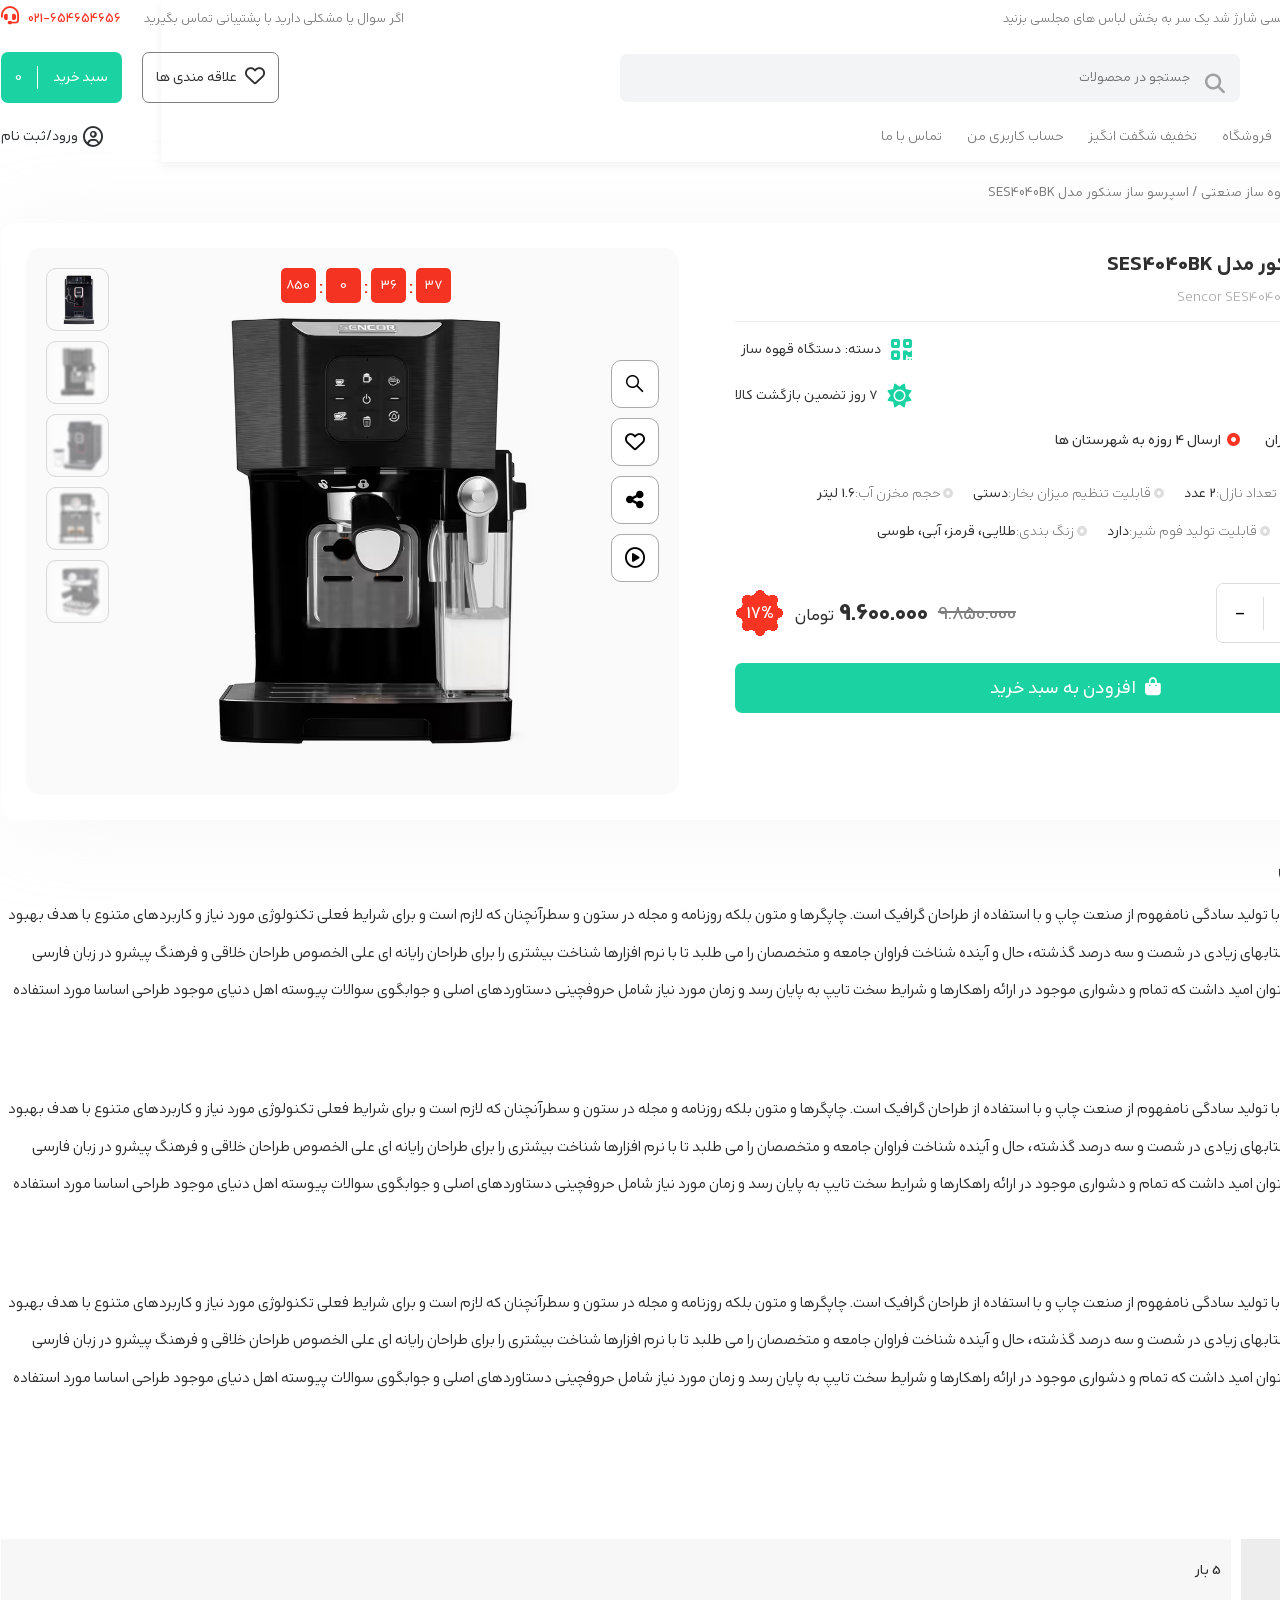
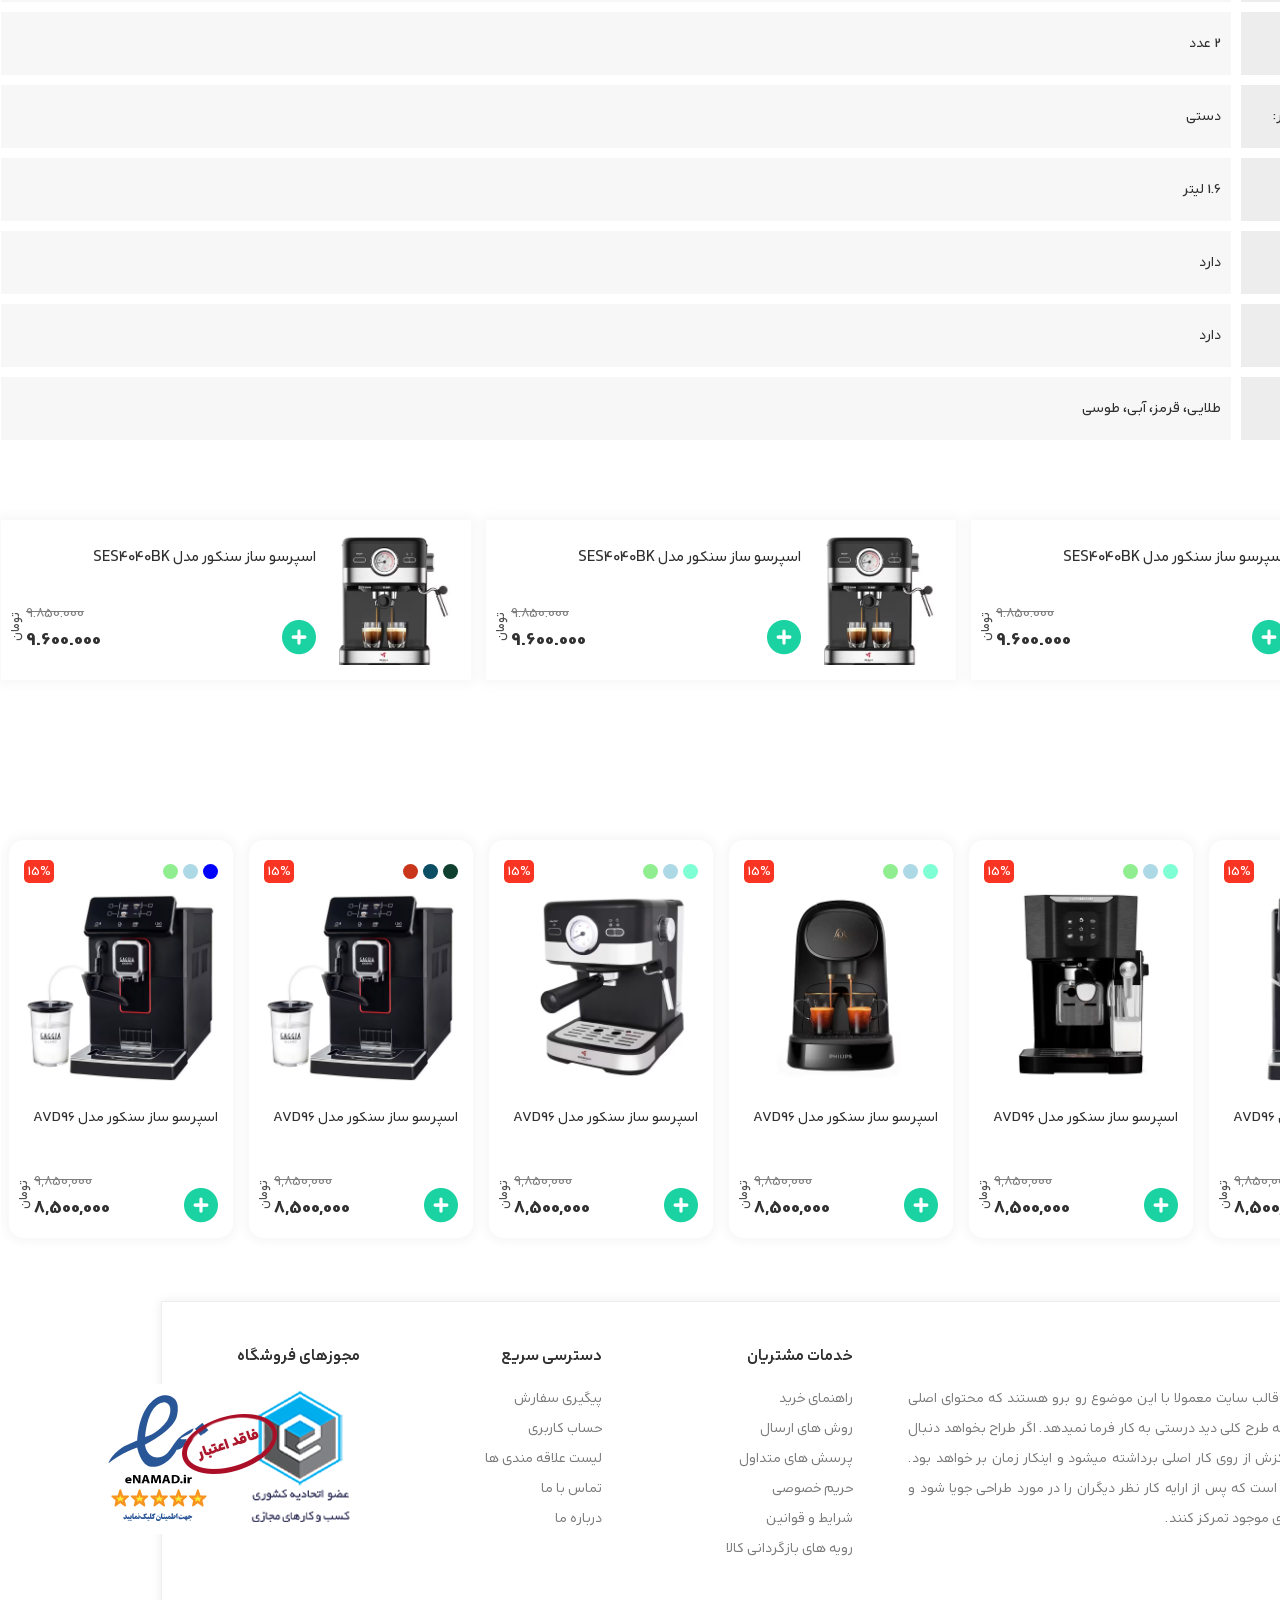
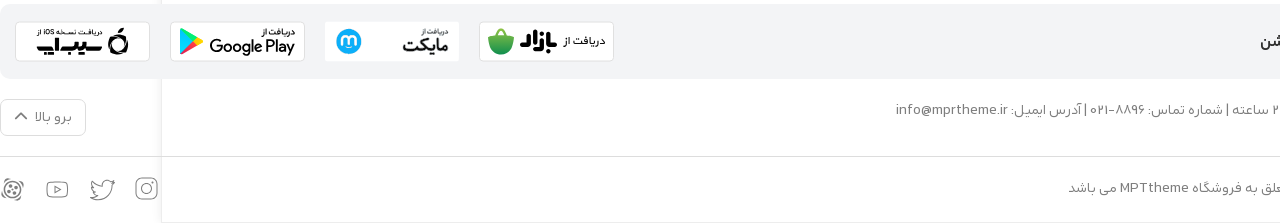
<file: single-product.html>
<!doctype html>
<html lang="fa" dir="rtl">
  <head>
    <meta charset="UTF-8" />
    <meta name="viewport" content="width=device-width, initial-scale=1.0" />
    <link rel="stylesheet" href="./css/all-mimify.css" />
    <link rel="stylesheet" href="./css/owl.carousel.min.css" />
    <link rel="stylesheet" href="./css/owl.theme.default.min.css" />
    <link rel="stylesheet" href="style.css" />
    <title>Mprtheme - single product</title>
  </head>
  <body>
    <header class="header">
      <section class="hero-top-header">
        <div class="container">
          <div class="top-header">
            <div class="t-h-right">
              <span
                >محصولات جدید: لباس های مجلسی شارژ شد یک سر به بخش لباس های
                مجلسی بزنید</span
              >
            </div>
            <div class="t-h-left">
              <span>اگر سوال یا مشکلی دارید با پشتیبانی تماس بگیرید</span>
              <span class="contact-header"
                >654654656-021
                <i class="fa-solid fa-headset"></i>
              </span>
            </div>
          </div>
        </div>
      </section>
      <div class="container">
        <section class="main-header">
          <div class="m-h-right">
            <div class="logo">
              <a href="#"> <img src="img/logo.png" /></a>
            </div>
            <div class="search-main">
              <form>
                <input type="search" placeholder="جستجو در محصولات" />
                <button type="submit">
                  <i class="fa-solid fa-magnifying-glass"></i>
                </button>
              </form>
            </div>
          </div>
          <div class="m-h-left">
            <div class="favorite-btn-header">
              <a href="#" target="_blank">
                <i class="fa-regular fa-heart"></i>
                <span>علاقه مندی ها</span>
              </a>
            </div>
            <div class="cart-btn-header">
              <a href="#" target="_blank">
                <span class="cart-btn-text">سبد خرید</span>
                <span class="cart-btn-num">0</span>
              </a>
            </div>
          </div>
        </section>
        <section class="down-header">
          <nav class="main-menu">
            <div class="megamenu-box">
              <div class="t-m">
                <i class="fa-solid fa-bars"></i>
                <span>دسته بندی محصول</span>
              </div>
              <div class="hm-mega-menu">
                <ul>
                  <li>
                    <a href="#">دستگاه قهوه ساز</a>
                    <i class="fas fa-chevron-left"></i>
                    <ul>
                      <li>
                        <a href="#">قهوه ساز خانگی</a>
                        <ul>
                          <li><a href="#">قهوه ساز بوش</a></li>
                          <li><a href="#">قهوه ساز مباشی</a></li>
                          <li><a href="#">قهوه ساز دلونگی</a></li>
                          <li><a href="">قهوه ساز نیوا</a></li>
                        </ul>
                      </li>
                      <li>
                        <a href="#">قهوه ساز صنعتی</a>
                        <ul>
                          <li><a href="#">قهوه ساز بیزرا</a></li>
                          <li><a href="#">قهوه ساز سمنونتی</a></li>
                          <li><a href="#">قهوه ساز نوا</a></li>
                          <li><a href="#">قهوه ساز بلک</a></li>
                        </ul>
                      </li>
                      <li>
                        <a href="#">قهوه ساز کپسولی</a>
                        <ul>
                          <li><a href="#">قهوه ساز بوش</a></li>
                          <li><a href="#">قهوه ساز مباشی</a></li>
                          <li><a href="#">قهوه ساز دلونگی</a></li>
                          <li><a href="">قهوه ساز نیوا</a></li>
                        </ul>
                      </li>
                      <li>
                        <a href="#">قهوه ساز مسافرتی</a>
                        <ul>
                          <li><a href="#">قهوه ساز بوش</a></li>
                          <li><a href="#">قهوه ساز مباشی</a></li>
                          <li><a href="#">قهوه ساز دلونگی</a></li>
                          <li><a href="">قهوه ساز نیوا</a></li>
                        </ul>
                      </li>
                    </ul>
                  </li>
                  <li>
                    <a href="#">خریده قهوه</a>
                    <i class="fas fa-chevron-left"></i>
                    <ul>
                      <li>
                        <a href="#">قهوه ساز خانگی</a>
                        <ul>
                          <li><a href="#">قهوه ساز بوش</a></li>
                          <li><a href="#">قهوه ساز مباشی</a></li>
                          <li><a href="#">قهوه ساز دلونگی</a></li>
                          <li><a href="">قهوه ساز نیوا</a></li>
                        </ul>
                      </li>
                      <li>
                        <a href="#">قهوه ساز صنعتی</a>
                        <ul>
                          <li><a href="#">قهوه ساز بیزرا</a></li>
                          <li><a href="#">قهوه ساز سمنونتی</a></li>
                          <li><a href="#">قهوه ساز نوا</a></li>
                          <li><a href="#">قهوه ساز بلک</a></li>
                        </ul>
                      </li>
                      <li>
                        <a href="#">قهوه ساز کپسولی</a>
                        <ul>
                          <li><a href="#">قهوه ساز بوش</a></li>
                          <li><a href="#">قهوه ساز مباشی</a></li>
                          <li><a href="#">قهوه ساز دلونگی</a></li>
                          <li><a href="">قهوه ساز نیوا</a></li>
                        </ul>
                      </li>
                      <li>
                        <a href="#">قهوه ساز مسافرتی</a>
                        <ul>
                          <li><a href="#">قهوه ساز بوش</a></li>
                          <li><a href="#">قهوه ساز مباشی</a></li>
                          <li><a href="#">قهوه ساز دلونگی</a></li>
                          <li><a href="">قهوه ساز نیوا</a></li>
                        </ul>
                      </li>
                    </ul>
                  </li>
                  <li>
                    <a href="#">قهوه جوش خانگی</a>
                    <i class="fas fa-chevron-left"></i>
                    <ul>
                      <li>
                        <a href="#">قهوه ساز خانگی</a>
                        <ul>
                          <li><a href="#">قهوه ساز بوش</a></li>
                          <li><a href="#">قهوه ساز مباشی</a></li>
                          <li><a href="#">قهوه ساز دلونگی</a></li>
                          <li><a href="">قهوه ساز نیوا</a></li>
                        </ul>
                      </li>
                      <li>
                        <a href="#">قهوه ساز صنعتی</a>
                        <ul>
                          <li><a href="#">قهوه ساز بیزرا</a></li>
                          <li><a href="#">قهوه ساز سمنونتی</a></li>
                          <li><a href="#">قهوه ساز نوا</a></li>
                          <li><a href="#">قهوه ساز بلک</a></li>
                        </ul>
                      </li>
                      <li>
                        <a href="#">قهوه ساز کپسولی</a>
                        <ul>
                          <li><a href="#">قهوه ساز بوش</a></li>
                          <li><a href="#">قهوه ساز مباشی</a></li>
                          <li><a href="#">قهوه ساز دلونگی</a></li>
                          <li><a href="">قهوه ساز نیوا</a></li>
                        </ul>
                      </li>
                      <li>
                        <a href="#">قهوه ساز مسافرتی</a>
                        <ul>
                          <li><a href="#">قهوه ساز بوش</a></li>
                          <li><a href="#">قهوه ساز مباشی</a></li>
                          <li><a href="#">قهوه ساز دلونگی</a></li>
                          <li><a href="">قهوه ساز نیوا</a></li>
                        </ul>
                      </li>
                    </ul>
                  </li>
                  <li>
                    <a href="#">قهوه های نسل سوم</a>
                    <i class="fas fa-chevron-left"></i>
                    <ul>
                      <li>
                        <a href="#">قهوه ساز خانگی</a>
                        <ul>
                          <li><a href="#">قهوه ساز بوش</a></li>
                          <li><a href="#">قهوه ساز مباشی</a></li>
                          <li><a href="#">قهوه ساز دلونگی</a></li>
                          <li><a href="">قهوه ساز نیوا</a></li>
                        </ul>
                      </li>
                      <li>
                        <a href="#">قهوه ساز صنعتی</a>
                        <ul>
                          <li><a href="#">قهوه ساز بیزرا</a></li>
                          <li><a href="#">قهوه ساز سمنونتی</a></li>
                          <li><a href="#">قهوه ساز نوا</a></li>
                          <li><a href="#">قهوه ساز بلک</a></li>
                        </ul>
                      </li>
                      <li>
                        <a href="#">قهوه ساز کپسولی</a>
                        <ul>
                          <li><a href="#">قهوه ساز بوش</a></li>
                          <li><a href="#">قهوه ساز مباشی</a></li>
                          <li><a href="#">قهوه ساز دلونگی</a></li>
                          <li><a href="">قهوه ساز نیوا</a></li>
                        </ul>
                      </li>
                      <li>
                        <a href="#">قهوه ساز مسافرتی</a>
                        <ul>
                          <li><a href="#">قهوه ساز بوش</a></li>
                          <li><a href="#">قهوه ساز مباشی</a></li>
                          <li><a href="#">قهوه ساز دلونگی</a></li>
                          <li><a href="">قهوه ساز نیوا</a></li>
                        </ul>
                      </li>
                    </ul>
                  </li>
                  <li>
                    <a href="#">محصولات جدید</a>
                    <i class="fas fa-chevron-left"></i>
                    <ul>
                      <li>
                        <a href="#">قهوه ساز خانگی</a>
                        <ul>
                          <li><a href="#">قهوه ساز بوش</a></li>
                          <li><a href="#">قهوه ساز مباشی</a></li>
                          <li><a href="#">قهوه ساز دلونگی</a></li>
                          <li><a href="">قهوه ساز نیوا</a></li>
                        </ul>
                      </li>
                      <li>
                        <a href="#">قهوه ساز صنعتی</a>
                        <ul>
                          <li><a href="#">قهوه ساز بیزرا</a></li>
                          <li><a href="#">قهوه ساز سمنونتی</a></li>
                          <li><a href="#">قهوه ساز نوا</a></li>
                          <li><a href="#">قهوه ساز بلک</a></li>
                        </ul>
                      </li>
                      <li>
                        <a href="#">قهوه ساز کپسولی</a>
                        <ul>
                          <li><a href="#">قهوه ساز بوش</a></li>
                          <li><a href="#">قهوه ساز مباشی</a></li>
                          <li><a href="#">قهوه ساز دلونگی</a></li>
                          <li><a href="">قهوه ساز نیوا</a></li>
                        </ul>
                      </li>
                      <li>
                        <a href="#">قهوه ساز مسافرتی</a>
                        <ul>
                          <li><a href="#">قهوه ساز بوش</a></li>
                          <li><a href="#">قهوه ساز مباشی</a></li>
                          <li><a href="#">قهوه ساز دلونگی</a></li>
                          <li><a href="">قهوه ساز نیوا</a></li>
                        </ul>
                      </li>
                    </ul>
                  </li>
                </ul>
              </div>
            </div>
            <div class="menu-header">
              <ul>
                <li><a href="#">فروشگاه</a></li>
                <li><a href="#">تخفیف شگفت انگیز</a></li>
                <li>
                  <a href="#">حساب کاربری من</a>
                  <ul>
                    <li><a href="#">زیر منوی اول</a></li>
                    <li><a href="#">زیر منو دوم</a></li>
                    <li><a href="#">زیر منو سوم</a></li>
                  </ul>
                </li>
                <li><a href="#">تماس با ما</a></li>
              </ul>
            </div>
          </nav>
          <div class="register-btn">
            <i class="far fa-circle-user"></i>
            <span id="btn_modal_login">ورود/ثبت نام</span>
          </div>
        </section>
      </div>
    </header>
    <!-- The Modal -->
    <div id="modal_login" class="modal">
      <!-- Modal content -->
      <div class="modal-content">
        <div class="form-login-mprtheme">
          <i class="fa-solid fa-xmark close"></i>
          <div class="logo">
            <a href="#"> <img src="img/logo.png" /></a>
          </div>
          <form class="register-form">
            <input type="email" placeholder="آدرس ایمیل" />
            <input type="password" placeholder="رمز عبور" />
            <button>ثبت نام</button>
            <p class="message">حساب کاربری دارید؟ <a href="#">وارد شوید</a></p>
          </form>
          <form class="login-form">
            <input type="text" placeholder="آدرس ایمیل یا نام کاربری" />
            <input type="password" placeholder="پسورد" />
            <button>ورود</button>
            <p class="message">کاربری جدید هستید؟ <a href="#">ثبت نام</a></p>
          </form>
        </div>
      </div>
    </div>

    <div class="mprtheme-bredcrumb">
      <div class="container">
        <a href="#">خانه</a> / <a href="#">دستگاه قهوه ساز</a> /
        <a href="#">قهوه ساز صنعتی</a> / اسپرسو ساز سنکور مدل SES4040BK
      </div>
    </div>

    <!-- The Modal video -->
    <div id="modal_video" class="modal">
      <div class="modal-content">
        <div class="modal-header">
          <i class="fa-solid fa-xmark close_video"></i>
          <h4>ویدیو محصول</h4>
        </div>
        <div class="modal-body">
          <video controls>
            <source src="./img/video.webm" type="video/webm" preload="none" />
          </video>
        </div>
      </div>
    </div>

    <!-- The Modal share -->
    <div id="modal_share" class="modal">
      <div class="modal-content">
        <div class="modal-header">
          <i class="fa-solid fa-xmark close_share"></i>
          <h4>اشتراک گذاری محصول</h4>
        </div>
        <div class="modal-body">
          <div class="shortlink">
            <span><i class="fa-solid fa-link"></i> لینک کوتاه محصول </span>
            <textarea readonly>https://mprtheme.local</textarea>
          </div>
          <div class="social-sharing">
            <p>به اشتراک بگذارید:</p>
            <div class="box-sharing">
              <a
                href="https://t.me/share/url?url=https://example.com/my-post&text=آموزش وردپرس"
                target="_blank"
                rel="noopener noreferrer"
                class="telegram"
              >
                <i class="fa-brands fa-telegram"></i>
              </a>

              <a
                href="https://wa.me/?text=آموزش وردپرس%20https://example.com/my-post"
                target="_blank"
                rel="noopener noreferrer"
                class="whatsapp"
              >
                <i class="fa-brands fa-whatsapp"></i>
              </a>

              <a
                href="https://twitter.com/intent/tweet?url=https://example.com/my-post&text=آموزش وردپرس"
                target="_blank"
                rel="noopener noreferrer"
                class="x"
              >
                <i class="fa-brands fa-x-twitter"></i>
              </a>

              <a
                href="https://www.linkedin.com/sharing/share-offsite/?url=https://example.com/my-post"
                target="_blank"
                rel="noopener noreferrer"
                class="linkedin"
              >
                <i class="fa-brands fa-linkedin"></i>
              </a>

              <a
                href="https://www.facebook.com/sharer/sharer.php?u=https://example.com/my-post"
                target="_blank"
                rel="noopener noreferrer"
                class="facebook"
              >
                <i class="fa-brands fa-facebook"></i>
              </a>
            </div>
          </div>
        </div>
      </div>
    </div>

    <div class="container">
      <section class="product-intro">
        <div class="right">
          <header>
            <h1>اسپرسو ساز سنکور مدل SES4040BK</h1>
            <span>Sencor SES4040BK Espresso Machine</span>
          </header>
          <div class="product-meta">
            <div>
              <div class="meta-pro">
                <i class="fa-solid fa-meteor"></i>
                <span>برند:</span>
                <a href="#" target="_blank">بوش</a>
              </div>
              <div class="meta-pro">
                <i class="fa-solid fa-circle-check"></i>
                <span>موجود در انبار</span>
              </div>
            </div>
            <div>
              <div class="meta-pro">
                <i class="fa-solid fa-qrcode"></i>
                <span>دسته:</span>
                <a href="#" target="_blank">دستگاه قهوه ساز</a>
              </div>
              <div class="meta-pro">
                <i class="fa-solid fa-sun"></i>
                <span>7 روز تضمین بازگشت کالا</span>
              </div>
            </div>
          </div>
          <div class="product-delivery">
            <span>
              <i class="fa-solid fa-paper-plane"></i>
              ارسال یک روزه به تهران
            </span>

            <span>
              <i class="fa-solid fa-circle-dot"></i>
              ارسال 4 روزه به شهرستان ها
            </span>
          </div>
          <div class="addition-product">
            <div class="property-iten">
              <span>
                <i class="fa-solid fa-circle-dot"></i>
                میزان فشار:
              </span>
              <p>5 بار</p>
            </div>
            <div class="property-iten">
              <span>
                <i class="fa-solid fa-circle-dot"></i>
                تعداد نازل:
              </span>
              <p>2 عدد</p>
            </div>
            <div class="property-iten">
              <span>
                <i class="fa-solid fa-circle-dot"></i>
                قابلیت تنظیم میزان بخار:
              </span>
              <p>دستی</p>
            </div>
            <div class="property-iten">
              <span>
                <i class="fa-solid fa-circle-dot"></i>
                حجم مخزن آب:
              </span>
              <p>1.6 لیتر</p>
            </div>
            <div class="property-iten">
              <span>
                <i class="fa-solid fa-circle-dot"></i>
                نمایشگر لمسی:
              </span>
              <p>دارد</p>
            </div>
            <div class="property-iten">
              <span>
                <i class="fa-solid fa-circle-dot"></i>
                قابلیت تولید فوم شیر:
              </span>
              <p>دارد</p>
            </div>
            <div class="property-iten">
              <span>
                <i class="fa-solid fa-circle-dot"></i>
                زنگ بندی:
              </span>
              <p>طلایی، قرمز، آبی، طوسی</p>
            </div>
          </div>
          <div class="p-q">
            <div class="quantity">
              <button class="plus">+</button>
              <input
                type="number"
                value="1"
                max="999"
                min="1"
                step="1"
                class="qty"
              />
              <button class="minus">-</button>
            </div>
            <div class="single-price">
              <div class="price">
                <del>9.850.000</del>
                <ins
                  >9.600.000
                  <span class="title-price">تومان</span>
                </ins>
              </div>
              <div class="bahareh">17%</div>
            </div>
          </div>
          <button class="single-add-to-cart">
            <i class="fa-solid fa-bag-shopping"></i>
            افزودن به سبد خرید
          </button>
        </div>

        <div class="left">
          <div class="product-action">
            <div class="item-action">
              <button>
                <i class="fa-brands fa-sistrix"></i>
                <span>بزرگ نمایی محصول</span>
              </button>
            </div>
            <div class="item-action">
              <button>
                <i class="far fa-heart"></i>
                <span>افزودن به علاقه مندی ها</span>
              </button>
            </div>
            <div class="item-action">
              <button>
                <i class="fa-solid fa-share-alt" id="btn_modal_share"></i>
                <span>اشراک گذاری محصول</span>
              </button>
            </div>
            <div class="item-action" id="btn_modal_video">
              <button>
                <i class="fa-regular fa-circle-play"></i>
                <span>ویدیو محصول</span>
              </button>
            </div>
          </div>
          <div class="product-image">
            <div class="box-timer" data-target-year="2029" data-target-month="4" data-target-day="2" data-target-hour="23" data-target-minute="59" data-target-second="59">
                <div class="countdown-timer massages-heddin">
                  <div class="number days-section">
                    <span class="timer-value days-value">995</span>
                  </div>
                  <span class="dot">:</span>
                  <div class="number hours-section">
                    <span class="timer-value hours-value">11</span>
                  </div>
                  <span class="dot">:</span>
                  <div class="number minutes-section">
                    <span class="timer-value minutes-value">8</span>
                  </div>
                  <span class="dot">:</span>
                  <div class="number seconds-section">
                    <span class="timer-value seconds-value">4</span>
                  </div>
                </div>
                <div class="timer-message">
                  <span class="timer-message-text"></span>
                </div>
              </div>
            <figure>
              <img src="./img/12-1-6a457344217c9.avif" alt="تصویر محصول" />
            </figure>
          </div>
          <ol>
            <li><img src="./img/11-1-6a45734334128.avif" alt="" /></li>
            <li><img src="./img/12-1-6a457344217c9.avif" alt="" /></li>
            <li><img src="./img/12-2-6a457344273f5.avif" alt="" /></li>
            <li><img src="./img/10-1-6a45734286e72.avif" alt="" /></li>
            <li><img src="./img/10-2-6a45734286e72.avif" alt="" /></li>
          </ol>
        </div>
      </section>
      <section class="product-tab">
        <div class="product-description">
          <h2>توضیحات محصول</h2>
          <p>
            لورم ایپسوم متن ساختگی با تولید سادگی نامفهوم از صنعت چاپ و با
            استفاده از طراحان گرافیک است. چاپگرها و متون بلکه روزنامه و مجله در
            ستون و سطرآنچنان که لازم است و برای شرایط فعلی تکنولوژی مورد نیاز و
            کاربردهای متنوع با هدف بهبود ابزارهای کاربردی می باشد. کتابهای زیادی
            در شصت و سه درصد گذشته، حال و آینده شناخت فراوان جامعه و متخصصان را
            می طلبد تا با نرم افزارها شناخت بیشتری را برای طراحان رایانه ای علی
            الخصوص طراحان خلاقی و فرهنگ پیشرو در زبان فارسی ایجاد کرد. در این
            صورت می توان امید داشت که تمام و دشواری موجود در ارائه راهکارها و
            شرایط سخت تایپ به پایان رسد و زمان مورد نیاز شامل حروفچینی
            دستاوردهای اصلی و جوابگوی سوالات پیوسته اهل دنیای موجود طراحی اساسا
            مورد استفاده قرار گیرد.
          </p>

          <h3>عنوان تست</h3>
          <p>
            لورم ایپسوم متن ساختگی با تولید سادگی نامفهوم از صنعت چاپ و با
            استفاده از طراحان گرافیک است. چاپگرها و متون بلکه روزنامه و مجله در
            ستون و سطرآنچنان که لازم است و برای شرایط فعلی تکنولوژی مورد نیاز و
            کاربردهای متنوع با هدف بهبود ابزارهای کاربردی می باشد. کتابهای زیادی
            در شصت و سه درصد گذشته، حال و آینده شناخت فراوان جامعه و متخصصان را
            می طلبد تا با نرم افزارها شناخت بیشتری را برای طراحان رایانه ای علی
            الخصوص طراحان خلاقی و فرهنگ پیشرو در زبان فارسی ایجاد کرد. در این
            صورت می توان امید داشت که تمام و دشواری موجود در ارائه راهکارها و
            شرایط سخت تایپ به پایان رسد و زمان مورد نیاز شامل حروفچینی
            دستاوردهای اصلی و جوابگوی سوالات پیوسته اهل دنیای موجود طراحی اساسا
            مورد استفاده قرار گیرد.
          </p>
          <h3>عنوان تست 2</h3>
          <p>
            لورم ایپسوم متن ساختگی با تولید سادگی نامفهوم از صنعت چاپ و با
            استفاده از طراحان گرافیک است. چاپگرها و متون بلکه روزنامه و مجله در
            ستون و سطرآنچنان که لازم است و برای شرایط فعلی تکنولوژی مورد نیاز و
            کاربردهای متنوع با هدف بهبود ابزارهای کاربردی می باشد. کتابهای زیادی
            در شصت و سه درصد گذشته، حال و آینده شناخت فراوان جامعه و متخصصان را
            می طلبد تا با نرم افزارها شناخت بیشتری را برای طراحان رایانه ای علی
            الخصوص طراحان خلاقی و فرهنگ پیشرو در زبان فارسی ایجاد کرد. در این
            صورت می توان امید داشت که تمام و دشواری موجود در ارائه راهکارها و
            شرایط سخت تایپ به پایان رسد و زمان مورد نیاز شامل حروفچینی
            دستاوردهای اصلی و جوابگوی سوالات پیوسته اهل دنیای موجود طراحی اساسا
            مورد استفاده قرار گیرد.
          </p>
        </div>
        <div class="addition-product">
          <h2>توضیحات تکمیلی</h2>
          <div class="property-iten">
            <span>
              <i class="fa-solid fa-circle-dot"></i>
              میزان فشار:
            </span>
            <p>5 بار</p>
          </div>
          <div class="property-iten">
            <span>
              <i class="fa-solid fa-circle-dot"></i>
              تعداد نازل:
            </span>
            <p>2 عدد</p>
          </div>
          <div class="property-iten">
            <span>
              <i class="fa-solid fa-circle-dot"></i>
              قابلیت تنظیم میزان بخار:
            </span>
            <p>دستی</p>
          </div>
          <div class="property-iten">
            <span>
              <i class="fa-solid fa-circle-dot"></i>
              حجم مخزن آب:
            </span>
            <p>1.6 لیتر</p>
          </div>
          <div class="property-iten">
            <span>
              <i class="fa-solid fa-circle-dot"></i>
              نمایشگر لمسی:
            </span>
            <p>دارد</p>
          </div>
          <div class="property-iten">
            <span>
              <i class="fa-solid fa-circle-dot"></i>
              قابلیت تولید فوم شیر:
            </span>
            <p>دارد</p>
          </div>
          <div class="property-iten">
            <span>
              <i class="fa-solid fa-circle-dot"></i>
              زنگ بندی:
            </span>
            <p>طلایی، قرمز، آبی، طوسی</p>
          </div>
        </div>
        <div class="mprtheme-cross-sell">
          <div class="cross-item">
            <figure>
              <a href="#"> <img src="./img/10-1-6a45734286e72.avif" /></a>
            </figure>
            <h2>
              <a href="#" target="_blank">اسپرسو ساز سنکور مدل SES4040BK</a>
            </h2>
            <div class="down">
              <span class="number">
                <div class="addtocart_button">
                  <a href="#">
                    <i class="fa-solid fa-circle-plus"></i>
                  </a>
                </div>
              </span>
              <div class="price">
                <del>9.850.000</del>
                <ins
                  >9.600.000
                  <span class="title-price">تومان</span>
                </ins>
              </div>
            </div>
          </div>
          <div class="cross-item">
            <figure>
              <a href="#"> <img src="./img/10-1-6a45734286e72.avif" /></a>
            </figure>
            <h2>
              <a href="#" target="_blank">اسپرسو ساز سنکور مدل SES4040BK</a>
            </h2>
            <div class="down">
              <span class="number">
                <div class="addtocart_button">
                  <a href="#">
                    <i class="fa-solid fa-circle-plus"></i>
                  </a>
                </div>
              </span>
              <div class="price">
                <del>9.850.000</del>
                <ins
                  >9.600.000
                  <span class="title-price">تومان</span>
                </ins>
              </div>
            </div>
          </div>
          <div class="cross-item">
            <figure>
              <a href="#"> <img src="./img/10-1-6a45734286e72.avif" /></a>
            </figure>
            <h2>
              <a href="#" target="_blank">اسپرسو ساز سنکور مدل SES4040BK</a>
            </h2>
            <div class="down">
              <span class="number">
                <div class="addtocart_button">
                  <a href="#">
                    <i class="fa-solid fa-circle-plus"></i>
                  </a>
                </div>
              </span>
              <div class="price">
                <del>9.850.000</del>
                <ins
                  >9.600.000
                  <span class="title-price">تومان</span>
                </ins>
              </div>
            </div>
          </div>
        </div>
      </section>
          <section class="hero-prodct">
      <div class="container">
        <header class="title-pro">
          <h4>
            <a href="#">محصولات مرتبط</a>
          </h4>
        </header>
        <div class="owl-carousel owl-theme related-slider">
          <div class="item product-item">
            <div class="color-dis">
              <div class="color">
                <ul>
                  <li><span style="background-color: yellow"></span></li>
                  <li><span style="background-color: blue"></span></li>
                  <li><span style="background-color: green"></span></li>
                </ul>
              </div>
              <div class="discount">15%</div>
            </div>
            <figure>
              <a href="#">
                <img src="./img/11-1-6a45734334128.avif" />
              </a>
            </figure>
            <h2><a href="#">اسپرسو ساز سنکور مدل AVD96</a></h2>
            <div class="down">
              <div class="addtocart_button">
                <a href="#">
                  <i class="fa-solid fa-circle-plus"></i>
                </a>
              </div>
              <div class="price">
                <del>9,850,000</del>
                <ins
                  >8,500,000
                  <span class="title-price">تومان</span>
                </ins>
              </div>
            </div>
          </div>
          <div class="item product-item">
            <div class="color-dis">
              <div class="color">
                <ul>
                  <li><span style="background-color: aquamarine"></span></li>
                  <li><span style="background-color: lightblue"></span></li>
                  <li><span style="background-color: lightgreen"></span></li>
                </ul>
              </div>
              <div class="discount">15%</div>
            </div>
            <figure>
              <a href="#">
                <img src="./img/12-1-6a457344217c9.avif" />
              </a>
            </figure>
            <h2><a href="#">اسپرسو ساز سنکور مدل AVD96</a></h2>
            <div class="down">
              <div class="addtocart_button">
                <a href="#">
                  <i class="fa-solid fa-circle-plus"></i>
                </a>
              </div>
              <div class="price">
                <del>9,850,000</del>
                <ins
                  >8,500,000
                  <span class="title-price">تومان</span>
                </ins>
              </div>
            </div>
          </div>
          <div class="item product-item">
            <div class="color-dis">
              <div class="color">
                <ul>
                  <li>
                    <span style="background-color: aquamarine"><b>سبز</b></span>
                  </li>
                  <li>
                    <span style="background-color: lightblue"><b>سبز</b></span>
                  </li>
                  <li>
                    <span style="background-color: lightgreen"><b>سبز</b></span>
                  </li>
                </ul>
              </div>
              <div class="discount">15%</div>
            </div>
            <figure>
              <a href="#">
                <img src="./img/13-1-6a45734520572.avif" />
              </a>
            </figure>
            <h2><a href="#">اسپرسو ساز سنکور مدل AVD96</a></h2>
            <div class="down">
              <div class="addtocart_button">
                <a href="#">
                  <i class="fa-solid fa-circle-plus"></i>
                </a>
              </div>
              <div class="price">
                <del>9,850,000</del>
                <ins
                  >8,500,000
                  <span class="title-price">تومان</span>
                </ins>
              </div>
            </div>
          </div>
          <div class="item product-item">
            <div class="color-dis">
              <div class="color">
                <ul>
                  <li>
                    <span style="background-color: aquamarine"><b>سبز</b></span>
                  </li>
                  <li>
                    <span style="background-color: lightblue"><b>آبی</b></span>
                  </li>
                  <li>
                    <span style="background-color: lightgreen"><b>سبز</b></span>
                  </li>
                </ul>
              </div>
              <div class="discount">15%</div>
            </div>
            <figure>
              <a href="#">
                <img src="./img/10-2-6a45734286e72.avif" />
              </a>
            </figure>
            <h2><a href="#">اسپرسو ساز سنکور مدل AVD96</a></h2>
            <div class="down">
              <div class="addtocart_button">
                <a href="#">
                  <i class="fa-solid fa-circle-plus"></i>
                </a>
              </div>
              <div class="price">
                <del>9,850,000</del>
                <ins
                  >8,500,000
                  <span class="title-price">تومان</span>
                </ins>
              </div>
            </div>
          </div>
          <div class="item product-item">
            <div class="color-dis">
              <div class="color">
                <ul>
                  <li>
                    <span style="background-color: rgb(15, 63, 47)"
                      ><b>سبز</b></span
                    >
                  </li>
                  <li>
                    <span style="background-color: rgb(11, 77, 99)"
                      ><b>آبی</b></span
                    >
                  </li>
                  <li>
                    <span style="background-color: rgb(202, 54, 28)"
                      ><b>قرمز</b></span
                    >
                  </li>
                </ul>
              </div>
              <div class="discount">15%</div>
            </div>
            <figure>
              <a href="#">
                <img src="./img/11-2-6a457343578d4.avif" />
              </a>
            </figure>
            <h2><a href="#">اسپرسو ساز سنکور مدل AVD96</a></h2>
            <div class="down">
              <div class="addtocart_button">
                <a href="#">
                  <i class="fa-solid fa-circle-plus"></i>
                </a>
              </div>
              <div class="price">
                <del>9,850,000</del>
                <ins
                  >8,500,000
                  <span class="title-price">تومان</span>
                </ins>
              </div>
            </div>
          </div>
          <div class="item product-item">
            <div class="color-dis">
              <div class="color">
                <ul>
                  <li>
                    <span style="background-color: blue"><b>آبی</b></span>
                  </li>
                  <li>
                    <span style="background-color: lightblue"><b>آبی</b></span>
                  </li>
                  <li>
                    <span style="background-color: lightgreen"><b>سبز</b></span>
                  </li>
                </ul>
              </div>
              <div class="discount">15%</div>
            </div>
            <figure>
              <a href="#">
                <img src="./img/12-2-6a457344273f5.avif" />
              </a>
            </figure>
            <h2><a href="#">اسپرسو ساز سنکور مدل AVD96</a></h2>
            <div class="down">
              <div class="addtocart_button">
                <a href="#">
                  <i class="fa-solid fa-circle-plus"></i>
                </a>
              </div>
              <div class="price">
                <del>9,850,000</del>
                <ins
                  >8,500,000
                  <span class="title-price">تومان</span>
                </ins>
              </div>
            </div>
          </div>
          <div class="item product-item">
            <div class="color-dis">
              <div class="color">
                <ul>
                  <li>
                    <span style="background-color: blue"><b>آبی</b></span>
                  </li>
                  <li>
                    <span style="background-color: lightblue"><b>آبی</b></span>
                  </li>
                  <li>
                    <span style="background-color: lightgreen"><b>سبز</b></span>
                  </li>
                </ul>
              </div>
              <div class="discount">15%</div>
            </div>
            <figure>
              <a href="#">
                <img src="./img/13-2-6a457344ddbaa.avif" />
              </a>
            </figure>
            <h2><a href="#">اسپرسو ساز سنکور مدل AVD96</a></h2>
            <div class="down">
              <div class="addtocart_button">
                <a href="#">
                  <i class="fa-solid fa-circle-plus"></i>
                </a>
              </div>
              <div class="price">
                <del>9,850,000</del>
                <ins
                  >8,500,000
                  <span class="title-price">تومان</span>
                </ins>
              </div>
            </div>
          </div>
        </div>
      </div>
    </section>
    </div>

    <!-- footer -->
    <footer>
      <div class="container">
        <div class="footer-box">
          <aside class="footer-widget footer-about">
            <h3>فروشگاه ما</h3>
            <div class="f-w-content">
              طراحان سایت هنگام طراحی قالب سایت معمولا با این موضوع رو برو هستند
              که محتوای اصلی صفحات آماده نیست. در نتیجه طرح کلی دید درستی به کار
              فرما نمیدهد. اگر طراح بخواهد دنبال متن های مرتبط بگردد تمرکزش از
              روی کار اصلی برداشته میشود و اینکار زمان بر خواهد بود. همچنین طراح
              به دنبال این است که پس از ارایه کار نظر دیگران را در مورد طراحی
              جویا شود و نمی‌خواهد افراد روی متن های موجود تمرکز کنند.
            </div>
          </aside>
          <aside class="footer-widget">
            <h3>خدمات مشتریان</h3>
            <div class="f-w-content">
              <ul>
                <li><a href="#" target="_blank">راهنمای خرید</a></li>
                <li><a href="#" target="_blank">روش های ارسال</a></li>
                <li><a href="#" target="_blank">پرسش های متداول</a></li>
                <li><a href="#" target="_blank">حریم خصوصی</a></li>
                <li><a href="#" target="_blank">شرایط و قوانین</a></li>
                <li><a href="#" target="_blank">رویه های بازگردانی کالا</a></li>
              </ul>
            </div>
          </aside>
          <aside class="footer-widget">
            <h3>دسترسی سریع</h3>
            <div class="f-w-content">
              <ul>
                <li><a href="#" target="_blank">پیگیری سفارش</a></li>
                <li><a href="#" target="_blank">حساب کاربری</a></li>
                <li><a href="#" target="_blank">لیست علاقه مندی ها</a></li>
                <li><a href="#" target="_blank">تماس با ما</a></li>
                <li><a href="#" target="_blank">درباره ما</a></li>
              </ul>
            </div>
          </aside>
          <aside class="footer-widget">
            <h3>مجوزهای فروشگاه</h3>
            <div class="f-w-content">
              <img src="./img/per.png" alt="" />
            </div>
          </aside>
        </div>
        <div class="application">
          <div class="right">
            <img src="./img//icon-application.png" alt="" />
            <p>دانلود اپلیکیشن</p>
          </div>
          <div class="left">
            <a href="#" target="_blank">
              <img src="./img/app/bazar.svg" alt="" />
            </a>
            <a href="#" target="_blank">
              <img src="./img/app/myket.svg" alt="" />
            </a>
            <a href="#" target="_blank">
              <img src="./img/app/play.svg" alt="" />
            </a>
            <a href="#" target="_blank">
              <img src="./img/app/sibapp.svg" alt="" />
            </a>
          </div>
        </div>
        <div class="footer-line">
          <div class="right">
            پاسخگویی تلفنی به صورت 24 ساعته | شماره تماس: 8896-021 | آدرس ایمیل:
            info@mprtheme.ir
          </div>
          <div class="left">
            <span
              >برو بالا
              <i class="fa fa-chevron-up"></i>
            </span>
          </div>
        </div>
        <div class="footer-down">
          <div class="copy-right">
            <p>کلیه حقوق این وب سایت متعلق به فروشگاه MPTtheme می باشد</p>
          </div>
          <div class="social-footer">
            <a href="#" target="_blank">
              <svg
                width="23"
                height="23"
                viewBox="0 0 23 23"
                fill="none"
                xmlns="http://www.w3.org/2000/svg"
              >
                <path
                  d="M7 0.5C3.41624 0.5 0.5 3.41624 0.5 7V16C0.5 19.5838 3.41624 22.5 7 22.5H16C19.5838 22.5 22.5 19.5838 22.5 16V7C22.5 3.41624 19.5838 0.5 16 0.5H7ZM7 1.5H16C19.0432 1.5 21.5 3.95676 21.5 7V16C21.5 19.0432 19.0432 21.5 16 21.5H7C3.95676 21.5 1.5 19.0432 1.5 16V7C1.5 3.95676 3.95676 1.5 7 1.5ZM17.5 4.5C16.9477 4.5 16.5 4.94771 16.5 5.5C16.5 6.05229 16.9477 6.5 17.5 6.5C18.0523 6.5 18.5 6.05229 18.5 5.5C18.5 4.94771 18.0523 4.5 17.5 4.5ZM11.5 6C8.46836 6 6 8.46836 6 11.5C6 14.5316 8.46836 17 11.5 17C14.5316 17 17 14.5316 17 11.5C17 8.46836 14.5316 6 11.5 6ZM11.5 7C13.9912 7 16 9.00879 16 11.5C16 13.9912 13.9912 16 11.5 16C9.00879 16 7 13.9912 7 11.5C7 9.00879 9.00879 7 11.5 7Z"
                  fill="#7E7E7E"
                />
              </svg>
            </a>
            <a href="#" target="_blank">
              <svg
                width="25"
                height="25"
                viewBox="0 0 25 25"
                fill="none"
                xmlns="http://www.w3.org/2000/svg"
              >
                <g clip-path="url(#clip0_1193_1341)">
                  <path
                    d="M17.1095 2.73438C14.1193 2.73438 11.6876 5.16601 11.6876 8.15625C11.6876 8.33594 11.7325 8.51172 11.7501 8.6875C8.05286 8.33398 4.78332 6.55274 2.56262 3.82812C2.4591 3.69727 2.29895 3.62695 2.13098 3.63867C1.96496 3.65039 1.81652 3.74609 1.73449 3.89062C1.2677 4.69336 1.00012 5.61719 1.00012 6.60938C1.00012 7.81054 1.42981 8.91015 2.09387 9.8125C1.96496 9.75586 1.82434 9.72461 1.70324 9.65625C1.54895 9.57422 1.3634 9.57812 1.21301 9.66797C1.06262 9.75781 0.970819 9.91993 0.968869 10.0938V10.1562C0.968869 11.998 1.92199 13.5977 3.32824 14.5781C3.31262 14.5762 3.29699 14.582 3.28137 14.5781C3.10949 14.5488 2.93566 14.6094 2.82043 14.7402C2.7052 14.8711 2.66809 15.0527 2.71887 15.2188C3.27747 16.9551 4.70325 18.2812 6.46887 18.7656C5.06262 19.6016 3.43176 20.0938 1.672 20.0938C1.29114 20.0938 0.925904 20.0742 0.562624 20.0312C0.328249 20 0.103639 20.1367 0.0255143 20.3594C-0.0545657 20.582 0.0333293 20.8301 0.234499 20.9531C2.49036 22.4004 5.16809 23.25 8.047 23.25C12.713 23.25 16.3732 21.3008 18.8283 18.5156C21.2833 15.7305 22.5626 12.1133 22.5626 8.73438C22.5626 8.59179 22.5509 8.45312 22.547 8.3125C23.463 7.61133 24.2814 6.78906 24.922 5.82812C25.049 5.64258 25.0353 5.39453 24.8888 5.22265C24.7443 5.05078 24.5001 4.99804 24.297 5.09375C24.0392 5.20899 23.7384 5.22071 23.4689 5.3125C23.8243 4.83789 24.129 4.32617 24.3126 3.75C24.3751 3.55273 24.3068 3.33594 24.1447 3.20703C23.9825 3.08008 23.756 3.06445 23.5783 3.17188C22.7247 3.67773 21.7794 4.03321 20.7814 4.25C19.8126 3.34375 18.5372 2.73438 17.1095 2.73438ZM17.1095 3.73438C18.3849 3.73438 19.5372 4.27929 20.3439 5.14062C20.465 5.26562 20.6427 5.31836 20.8126 5.28125C21.465 5.15234 22.0841 4.96289 22.6876 4.71875C22.34 5.1875 21.9103 5.58789 21.4064 5.89062C21.1779 6.00196 21.0704 6.26562 21.1544 6.50586C21.2364 6.74414 21.4864 6.88281 21.7345 6.82812C22.2345 6.76758 22.6798 6.56446 23.1564 6.4375C22.7286 6.90039 22.2599 7.31836 21.7501 7.6875C21.6115 7.78906 21.5353 7.95312 21.547 8.125C21.5548 8.32812 21.5626 8.52929 21.5626 8.73438C21.5626 11.8594 20.3634 15.252 18.0782 17.8438C15.7931 20.4355 12.4376 22.25 8.047 22.25C6.05286 22.25 4.17004 21.8086 2.46887 21.0312C4.57824 20.8691 6.52356 20.123 8.09387 18.8906C8.25794 18.7598 8.32239 18.541 8.25598 18.3418C8.18958 18.1426 8.00598 18.0059 7.797 18C6.14856 17.9707 4.7677 17.0117 4.03137 15.6562C4.05871 15.6562 4.08215 15.6562 4.10949 15.6562C4.60363 15.6562 5.09191 15.5938 5.54699 15.4688C5.76574 15.4043 5.91613 15.2012 5.90832 14.9727C5.90052 14.7441 5.7384 14.5488 5.51574 14.5C3.73645 14.1406 2.40246 12.6914 2.09387 10.8906C2.59777 11.0645 3.1134 11.2012 3.67199 11.2188C3.90051 11.2324 4.10754 11.0898 4.17785 10.873C4.24817 10.6562 4.16223 10.418 3.96887 10.2969C2.78137 9.50196 2.00012 8.14844 2.00012 6.60938C2.00012 6.03906 2.14856 5.51562 2.34387 5.01562C4.84387 7.75976 8.34387 9.58203 12.297 9.78125C12.4532 9.78906 12.6056 9.72461 12.7072 9.60547C12.8087 9.48437 12.8478 9.32422 12.8126 9.17188C12.7365 8.84765 12.6876 8.5039 12.6876 8.15625C12.6876 5.70703 14.6603 3.73438 17.1095 3.73438Z"
                    fill="#7E7E7E"
                  />
                </g>
                <defs>
                  <clipPath id="clip0_1193_1341">
                    <rect width="25" height="25" fill="white" />
                  </clipPath>
                </defs>
              </svg>
            </a>
            <a href="#" target="_blank">
              <svg
                width="25"
                height="25"
                viewBox="0 0 25 25"
                fill="none"
                xmlns="http://www.w3.org/2000/svg"
              >
                <path
                  d="M12.2012 4.5C8.90039 4.5 5.80078 4.75 4.15039 5.09961C3.05078 5.34961 2.09961 6.09961 1.90039 7.25C1.70117 8.44922 1.5 10.25 1.5 12.5C1.5 14.75 1.69922 16.5 1.94922 17.75C2.15039 18.8496 3.09961 19.6504 4.19922 19.9004C5.95118 20.25 8.94922 20.5 12.25 20.5C15.5508 20.5 18.5488 20.25 20.2988 19.9004C21.4004 19.6504 22.3496 18.9004 22.5488 17.75C22.75 16.5 23 14.7012 23.0488 12.4512C23.0488 10.2012 22.7988 8.40039 22.5488 7.15039C22.3496 6.05078 21.4004 5.25 20.2988 5C18.5488 4.75 15.5 4.5 12.2012 4.5ZM12.2012 5.5C15.8008 5.5 18.6992 5.79883 20.0996 6.04883C20.8496 6.25 21.4492 6.75 21.5488 7.40039C21.8496 9 22.0488 10.7012 22.0488 12.4512C22 14.5996 21.75 16.3496 21.5488 17.5996C21.4004 18.5488 20.4004 18.8496 20.0996 18.9512C18.2988 19.3008 15.2988 19.5488 12.2988 19.5488C9.29883 19.5488 6.25 19.3496 4.5 18.9512C3.75 18.75 3.15039 18.25 3.05078 17.5996C2.65039 16.1992 2.5 14.3496 2.5 12.5C2.5 10.1992 2.70117 8.50001 2.90039 7.45118C3.05078 6.50001 4.09961 6.19922 4.34961 6.09962C6 5.75001 9.05078 5.5 12.2012 5.5ZM9.5 8.5V16.5L16.5 12.5L9.5 8.5ZM10.5 10.2012L14.5 12.5L10.5 14.7988V10.2012Z"
                  fill="#7E7E7E"
                />
              </svg>
            </a>
            <a href="#" target="_blank">
              <svg
                width="25"
                height="25"
                viewBox="0 0 25 25"
                fill="none"
                xmlns="http://www.w3.org/2000/svg"
              >
                <path
                  d="M7.90324 1.3586C6.20704 1.31542 4.66102 2.46495 4.26453 4.18351L3.68674 6.68595C5.29819 4.05887 8.07194 2.32584 11.1391 2.02897L8.63668 1.45117C8.39117 1.39447 8.14556 1.36476 7.90324 1.3586ZM12.5002 3.64538C7.61944 3.64538 3.64604 7.61878 3.64604 12.4995C3.64604 17.3803 7.61944 21.3537 12.5002 21.3537C17.381 21.3537 21.3544 17.3803 21.3544 12.4995C21.3544 7.61878 17.381 3.64538 12.5002 3.64538ZM18.3138 3.68607C20.9409 5.29753 22.6739 8.07127 22.9708 11.1385L23.5486 8.63602C24.0022 6.67195 22.7803 4.71699 20.8162 4.26387L18.3138 3.68607ZM12.5002 5.20788C16.5365 5.20788 19.7919 8.46321 19.7919 12.4995C19.7919 16.5359 16.5365 19.7912 12.5002 19.7912C8.46387 19.7912 5.20854 16.5359 5.20854 12.4995C5.20854 8.46321 8.46387 5.20788 12.5002 5.20788ZM10.5359 7.13354C9.52912 7.13354 8.71298 7.94968 8.71298 8.95645C8.71298 9.96322 9.52912 10.7794 10.5359 10.7794C11.5427 10.7794 12.3588 9.96322 12.3588 8.95645C12.3588 7.94968 11.5427 7.13354 10.5359 7.13354ZM16.0433 8.71231C15.0365 8.71231 14.2204 9.52846 14.2204 10.5352C14.2204 11.542 15.0365 12.3581 16.0433 12.3581C17.0501 12.3581 17.8662 11.542 17.8662 10.5352C17.8662 9.52846 17.0501 8.71231 16.0433 8.71231ZM12.5002 11.4589C12.1208 11.4472 11.765 11.6429 11.5718 11.9697C11.3786 12.2965 11.3786 12.7026 11.5718 13.0294C11.765 13.3562 12.1208 13.5519 12.5002 13.5402C12.8797 13.5519 13.2354 13.3562 13.4286 13.0294C13.6218 12.7026 13.6218 12.2965 13.4286 11.9697C13.2354 11.6429 12.8797 11.4472 12.5002 11.4589ZM8.95712 12.6409C7.95035 12.6409 7.1342 13.4571 7.1342 14.4639C7.1342 15.4706 7.95035 16.2868 8.95712 16.2868C9.96389 16.2868 10.78 15.4706 10.78 14.4639C10.78 13.4571 9.96389 12.6409 8.95712 12.6409ZM2.02963 13.8616L1.45183 16.3641C0.998708 18.3281 2.22011 20.2826 4.18417 20.7362L6.68661 21.314C4.06005 19.7026 2.3265 16.9288 2.02963 13.8616ZM14.4645 14.2197C13.4577 14.2197 12.6416 15.0359 12.6416 16.0426C12.6416 17.0494 13.4577 17.8655 14.4645 17.8655C15.4713 17.8655 16.2874 17.0494 16.2874 16.0426C16.2874 15.0359 15.4713 14.2197 14.4645 14.2197ZM21.3147 18.3131C19.7032 20.9397 16.9295 22.6732 13.8623 22.9701L16.3647 23.5479C18.3288 24.001 20.2833 22.7796 20.7369 20.8156L21.3147 18.3131Z"
                  fill="#7E7E7E"
                />
              </svg>
            </a>
          </div>
        </div>
      </div>
    </footer>
    <script src="./js/jquery-3.7.1.min.js"></script>
    <script src="./js/owl.carousel.min.js"></script>
    <script src="./js/main.js"></script>
  </body>
</html>
</file>
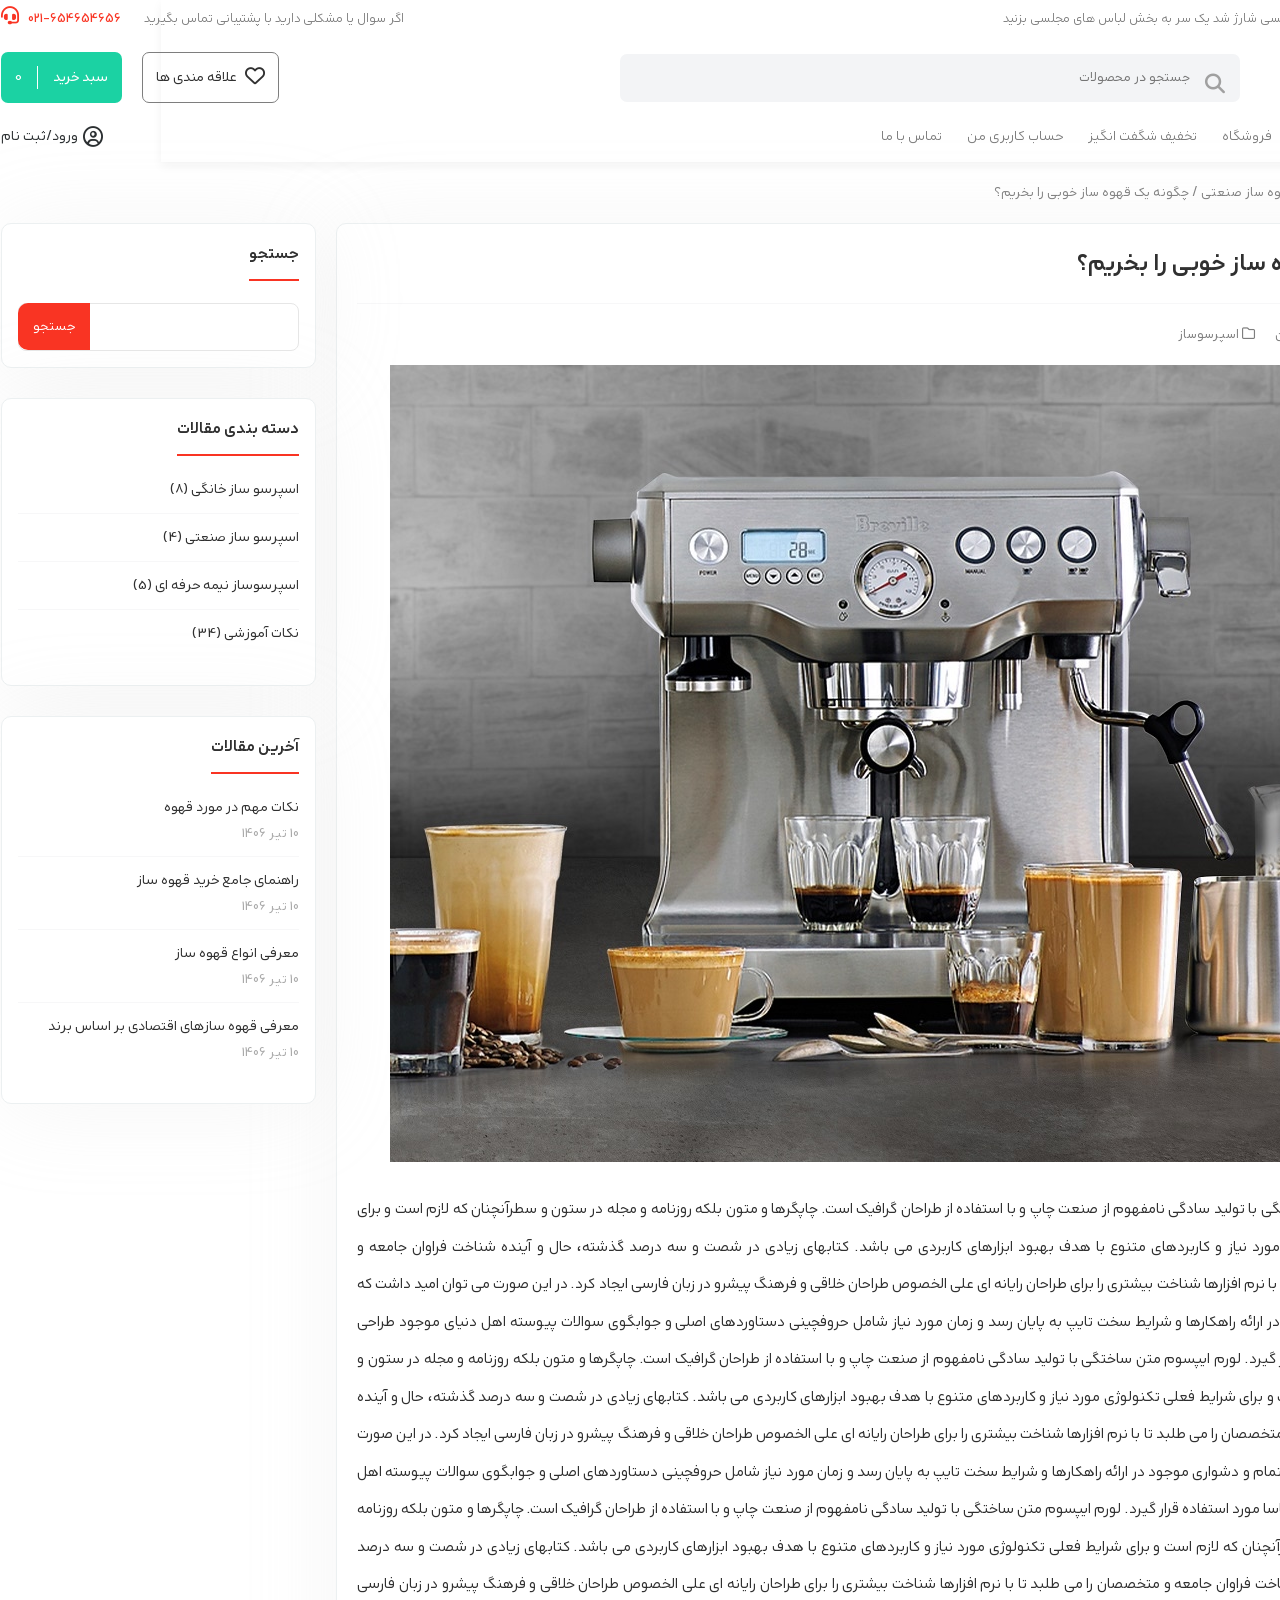
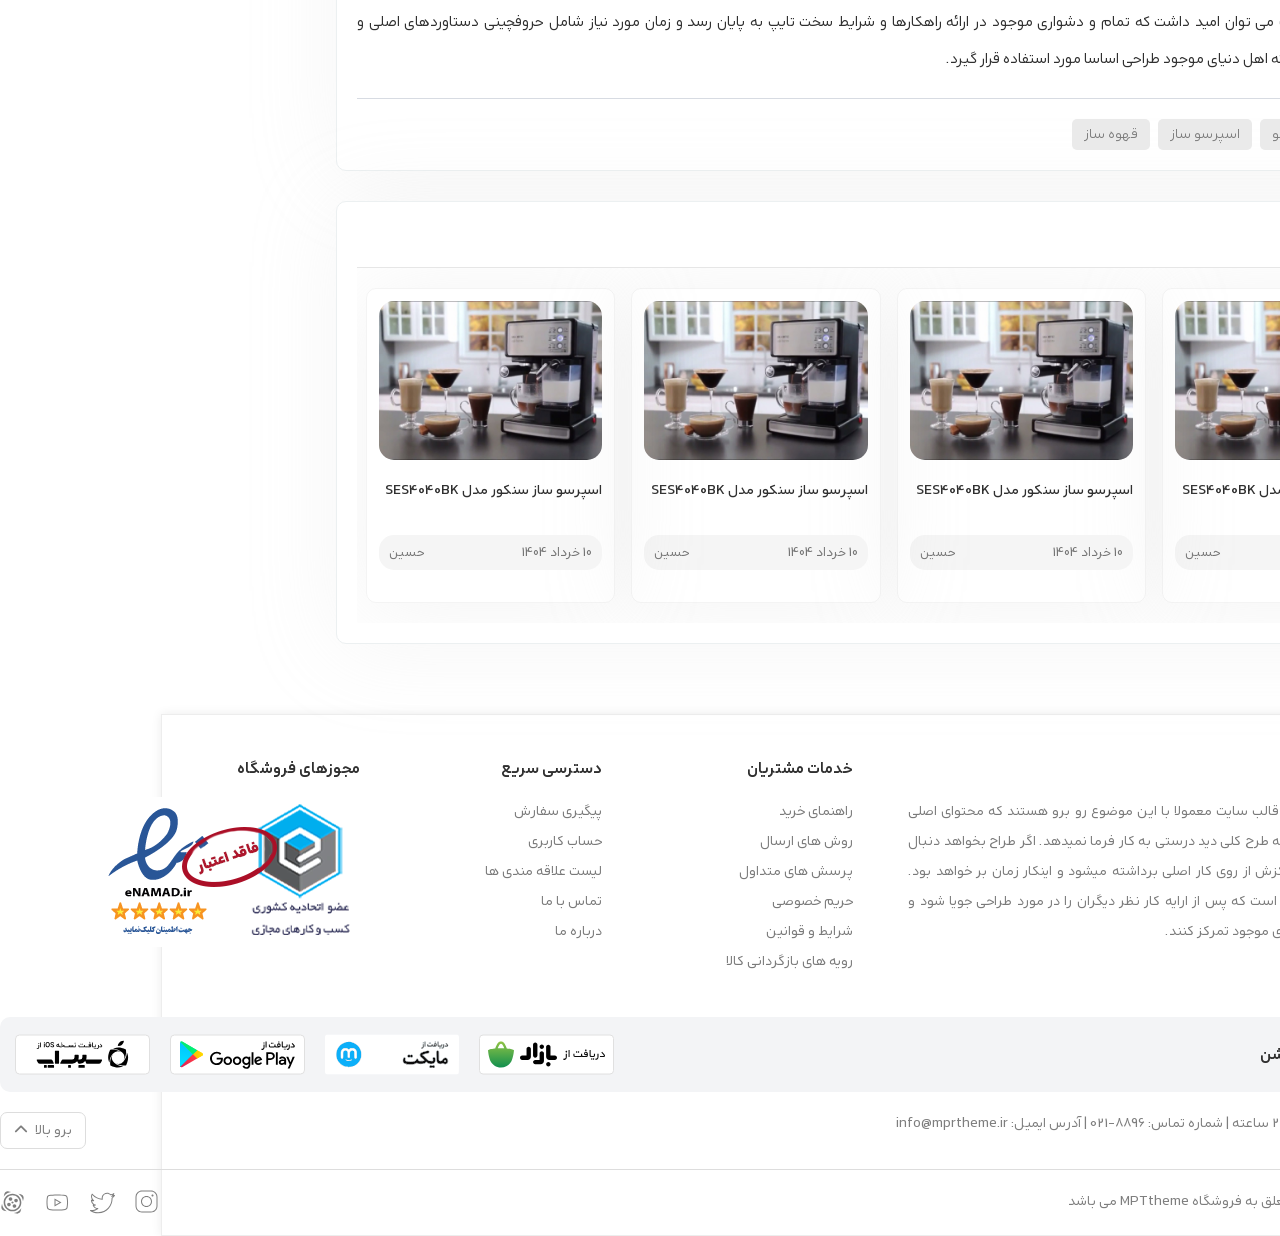
<file: single.html>
<!doctype html>
<html lang="fa" dir="rtl">
  <head>
    <meta charset="UTF-8" />
    <meta name="viewport" content="width=device-width, initial-scale=1.0" />
    <link rel="stylesheet" href="./css/all-mimify.css" />
    <link rel="stylesheet" href="./css/owl.carousel.min.css" />
    <link rel="stylesheet" href="./css/owl.theme.default.min.css" />
    <link rel="stylesheet" href="style.css" />
    <title>Mprtheme-blog</title>
  </head>
  <body>
    <header class="header">
      <section class="hero-top-header">
        <div class="container">
          <div class="top-header">
            <div class="t-h-right">
              <span
                >محصولات جدید: لباس های مجلسی شارژ شد یک سر به بخش لباس های
                مجلسی بزنید</span
              >
            </div>
            <div class="t-h-left">
              <span>اگر سوال یا مشکلی دارید با پشتیبانی تماس بگیرید</span>
              <span class="contact-header"
                >654654656-021
                <i class="fa-solid fa-headset"></i>
              </span>
            </div>
          </div>
        </div>
      </section>
      <div class="container">
        <section class="main-header">
          <div class="m-h-right">
            <div class="logo">
              <a href="#"> <img src="img/logo.png" /></a>
            </div>
            <div class="search-main">
              <form>
                <input type="search" placeholder="جستجو در محصولات" />
                <button type="submit">
                  <i class="fa-solid fa-magnifying-glass"></i>
                </button>
              </form>
            </div>
          </div>
          <div class="m-h-left">
            <div class="favorite-btn-header">
              <a href="#" target="_blank">
                <i class="fa-regular fa-heart"></i>
                <span>علاقه مندی ها</span>
              </a>
            </div>
            <div class="cart-btn-header">
              <a href="#" target="_blank">
                <span class="cart-btn-text">سبد خرید</span>
                <span class="cart-btn-num">0</span>
              </a>
            </div>
          </div>
        </section>
        <section class="down-header">
          <nav class="main-menu">
            <div class="megamenu-box">
              <div class="t-m">
                <i class="fa-solid fa-bars"></i>
                <span>دسته بندی محصول</span>
              </div>
              <div class="hm-mega-menu">
                <ul>
                  <li>
                    <a href="#">دستگاه قهوه ساز</a>
                    <i class="fas fa-chevron-left"></i>
                    <ul>
                      <li>
                        <a href="#">قهوه ساز خانگی</a>
                        <ul>
                          <li><a href="#">قهوه ساز بوش</a></li>
                          <li><a href="#">قهوه ساز مباشی</a></li>
                          <li><a href="#">قهوه ساز دلونگی</a></li>
                          <li><a href="">قهوه ساز نیوا</a></li>
                        </ul>
                      </li>
                      <li>
                        <a href="#">قهوه ساز صنعتی</a>
                        <ul>
                          <li><a href="#">قهوه ساز بیزرا</a></li>
                          <li><a href="#">قهوه ساز سمنونتی</a></li>
                          <li><a href="#">قهوه ساز نوا</a></li>
                          <li><a href="#">قهوه ساز بلک</a></li>
                        </ul>
                      </li>
                      <li>
                        <a href="#">قهوه ساز کپسولی</a>
                        <ul>
                          <li><a href="#">قهوه ساز بوش</a></li>
                          <li><a href="#">قهوه ساز مباشی</a></li>
                          <li><a href="#">قهوه ساز دلونگی</a></li>
                          <li><a href="">قهوه ساز نیوا</a></li>
                        </ul>
                      </li>
                      <li>
                        <a href="#">قهوه ساز مسافرتی</a>
                        <ul>
                          <li><a href="#">قهوه ساز بوش</a></li>
                          <li><a href="#">قهوه ساز مباشی</a></li>
                          <li><a href="#">قهوه ساز دلونگی</a></li>
                          <li><a href="">قهوه ساز نیوا</a></li>
                        </ul>
                      </li>
                    </ul>
                  </li>
                  <li>
                    <a href="#">خریده قهوه</a>
                    <i class="fas fa-chevron-left"></i>
                    <ul>
                      <li>
                        <a href="#">قهوه ساز خانگی</a>
                        <ul>
                          <li><a href="#">قهوه ساز بوش</a></li>
                          <li><a href="#">قهوه ساز مباشی</a></li>
                          <li><a href="#">قهوه ساز دلونگی</a></li>
                          <li><a href="">قهوه ساز نیوا</a></li>
                        </ul>
                      </li>
                      <li>
                        <a href="#">قهوه ساز صنعتی</a>
                        <ul>
                          <li><a href="#">قهوه ساز بیزرا</a></li>
                          <li><a href="#">قهوه ساز سمنونتی</a></li>
                          <li><a href="#">قهوه ساز نوا</a></li>
                          <li><a href="#">قهوه ساز بلک</a></li>
                        </ul>
                      </li>
                      <li>
                        <a href="#">قهوه ساز کپسولی</a>
                        <ul>
                          <li><a href="#">قهوه ساز بوش</a></li>
                          <li><a href="#">قهوه ساز مباشی</a></li>
                          <li><a href="#">قهوه ساز دلونگی</a></li>
                          <li><a href="">قهوه ساز نیوا</a></li>
                        </ul>
                      </li>
                      <li>
                        <a href="#">قهوه ساز مسافرتی</a>
                        <ul>
                          <li><a href="#">قهوه ساز بوش</a></li>
                          <li><a href="#">قهوه ساز مباشی</a></li>
                          <li><a href="#">قهوه ساز دلونگی</a></li>
                          <li><a href="">قهوه ساز نیوا</a></li>
                        </ul>
                      </li>
                    </ul>
                  </li>
                  <li>
                    <a href="#">قهوه جوش خانگی</a>
                    <i class="fas fa-chevron-left"></i>
                    <ul>
                      <li>
                        <a href="#">قهوه ساز خانگی</a>
                        <ul>
                          <li><a href="#">قهوه ساز بوش</a></li>
                          <li><a href="#">قهوه ساز مباشی</a></li>
                          <li><a href="#">قهوه ساز دلونگی</a></li>
                          <li><a href="">قهوه ساز نیوا</a></li>
                        </ul>
                      </li>
                      <li>
                        <a href="#">قهوه ساز صنعتی</a>
                        <ul>
                          <li><a href="#">قهوه ساز بیزرا</a></li>
                          <li><a href="#">قهوه ساز سمنونتی</a></li>
                          <li><a href="#">قهوه ساز نوا</a></li>
                          <li><a href="#">قهوه ساز بلک</a></li>
                        </ul>
                      </li>
                      <li>
                        <a href="#">قهوه ساز کپسولی</a>
                        <ul>
                          <li><a href="#">قهوه ساز بوش</a></li>
                          <li><a href="#">قهوه ساز مباشی</a></li>
                          <li><a href="#">قهوه ساز دلونگی</a></li>
                          <li><a href="">قهوه ساز نیوا</a></li>
                        </ul>
                      </li>
                      <li>
                        <a href="#">قهوه ساز مسافرتی</a>
                        <ul>
                          <li><a href="#">قهوه ساز بوش</a></li>
                          <li><a href="#">قهوه ساز مباشی</a></li>
                          <li><a href="#">قهوه ساز دلونگی</a></li>
                          <li><a href="">قهوه ساز نیوا</a></li>
                        </ul>
                      </li>
                    </ul>
                  </li>
                  <li>
                    <a href="#">قهوه های نسل سوم</a>
                    <i class="fas fa-chevron-left"></i>
                    <ul>
                      <li>
                        <a href="#">قهوه ساز خانگی</a>
                        <ul>
                          <li><a href="#">قهوه ساز بوش</a></li>
                          <li><a href="#">قهوه ساز مباشی</a></li>
                          <li><a href="#">قهوه ساز دلونگی</a></li>
                          <li><a href="">قهوه ساز نیوا</a></li>
                        </ul>
                      </li>
                      <li>
                        <a href="#">قهوه ساز صنعتی</a>
                        <ul>
                          <li><a href="#">قهوه ساز بیزرا</a></li>
                          <li><a href="#">قهوه ساز سمنونتی</a></li>
                          <li><a href="#">قهوه ساز نوا</a></li>
                          <li><a href="#">قهوه ساز بلک</a></li>
                        </ul>
                      </li>
                      <li>
                        <a href="#">قهوه ساز کپسولی</a>
                        <ul>
                          <li><a href="#">قهوه ساز بوش</a></li>
                          <li><a href="#">قهوه ساز مباشی</a></li>
                          <li><a href="#">قهوه ساز دلونگی</a></li>
                          <li><a href="">قهوه ساز نیوا</a></li>
                        </ul>
                      </li>
                      <li>
                        <a href="#">قهوه ساز مسافرتی</a>
                        <ul>
                          <li><a href="#">قهوه ساز بوش</a></li>
                          <li><a href="#">قهوه ساز مباشی</a></li>
                          <li><a href="#">قهوه ساز دلونگی</a></li>
                          <li><a href="">قهوه ساز نیوا</a></li>
                        </ul>
                      </li>
                    </ul>
                  </li>
                  <li>
                    <a href="#">محصولات جدید</a>
                    <i class="fas fa-chevron-left"></i>
                    <ul>
                      <li>
                        <a href="#">قهوه ساز خانگی</a>
                        <ul>
                          <li><a href="#">قهوه ساز بوش</a></li>
                          <li><a href="#">قهوه ساز مباشی</a></li>
                          <li><a href="#">قهوه ساز دلونگی</a></li>
                          <li><a href="">قهوه ساز نیوا</a></li>
                        </ul>
                      </li>
                      <li>
                        <a href="#">قهوه ساز صنعتی</a>
                        <ul>
                          <li><a href="#">قهوه ساز بیزرا</a></li>
                          <li><a href="#">قهوه ساز سمنونتی</a></li>
                          <li><a href="#">قهوه ساز نوا</a></li>
                          <li><a href="#">قهوه ساز بلک</a></li>
                        </ul>
                      </li>
                      <li>
                        <a href="#">قهوه ساز کپسولی</a>
                        <ul>
                          <li><a href="#">قهوه ساز بوش</a></li>
                          <li><a href="#">قهوه ساز مباشی</a></li>
                          <li><a href="#">قهوه ساز دلونگی</a></li>
                          <li><a href="">قهوه ساز نیوا</a></li>
                        </ul>
                      </li>
                      <li>
                        <a href="#">قهوه ساز مسافرتی</a>
                        <ul>
                          <li><a href="#">قهوه ساز بوش</a></li>
                          <li><a href="#">قهوه ساز مباشی</a></li>
                          <li><a href="#">قهوه ساز دلونگی</a></li>
                          <li><a href="">قهوه ساز نیوا</a></li>
                        </ul>
                      </li>
                    </ul>
                  </li>
                </ul>
              </div>
            </div>
            <div class="menu-header">
              <ul>
                <li><a href="#">فروشگاه</a></li>
                <li><a href="#">تخفیف شگفت انگیز</a></li>
                <li>
                  <a href="#">حساب کاربری من</a>
                  <ul>
                    <li><a href="#">زیر منوی اول</a></li>
                    <li><a href="#">زیر منو دوم</a></li>
                    <li><a href="#">زیر منو سوم</a></li>
                  </ul>
                </li>
                <li><a href="#">تماس با ما</a></li>
              </ul>
            </div>
          </nav>
          <div class="register-btn">
            <i class="far fa-circle-user"></i>
            <span id="btn_modal_login">ورود/ثبت نام</span>
          </div>
        </section>
      </div>
    </header>
    <!-- The Modal -->
    <div id="modal_login" class="modal">
      <!-- Modal content -->
      <div class="modal-content">
        <div class="form-login-mprtheme">
          <i class="fa-solid fa-xmark close"></i>
          <div class="logo">
            <a href="#"> <img src="img/logo.png" /></a>
          </div>
          <form class="register-form">
            <input type="email" placeholder="آدرس ایمیل" />
            <input type="password" placeholder="رمز عبور" />
            <button>ثبت نام</button>
            <p class="message">حساب کاربری دارید؟ <a href="#">وارد شوید</a></p>
          </form>
          <form class="login-form">
            <input type="text" placeholder="آدرس ایمیل یا نام کاربری" />
            <input type="password" placeholder="پسورد" />
            <button>ورود</button>
            <p class="message">کاربری جدید هستید؟ <a href="#">ثبت نام</a></p>
          </form>
        </div>
      </div>
    </div>

    <div class="mprtheme-bredcrumb">
      <div class="container">
        <a href="#">خانه</a> / <a href="#">دستگاه قهوه ساز</a> /
        <a href="#">قهوه ساز صنعتی</a> / چگونه یک قهوه ساز خوبی را بخریم؟
      </div>
    </div>
    <div class="container">
      <section class="hero-single">
        <div class="main-single">
          <article class="post-single">
            <header>
              <h1>چگونه یک قهوه ساز خوبی را بخریم؟</h1>
            </header>
            <div class="box-pm">
              <div class="post-meta">
                <i class="fa-regular fa-clock"></i>
                <span>21 تیر 1405</span>
              </div>
              <div class="post-meta">
                <i class="fa-regular fa-user"></i>
                <span>حسین</span>
              </div>
              <div class="post-meta">
                <i class="fa-regular fa-folder"></i>
                <a href="#" target="_blank">اسپرسوساز</a>
              </div>
            </div>
            <figure>
              <img src="./img/p3.avif" alt="" />
            </figure>
            <div class="content-single">
              <p>
                لورم ایپسوم متن ساختگی با تولید سادگی نامفهوم از صنعت چاپ و با
                استفاده از طراحان گرافیک است. چاپگرها و متون بلکه روزنامه و مجله
                در ستون و سطرآنچنان که لازم است و برای شرایط فعلی تکنولوژی مورد
                نیاز و کاربردهای متنوع با هدف بهبود ابزارهای کاربردی می باشد.
                کتابهای زیادی در شصت و سه درصد گذشته، حال و آینده شناخت فراوان
                جامعه و متخصصان را می طلبد تا با نرم افزارها شناخت بیشتری را
                برای طراحان رایانه ای علی الخصوص طراحان خلاقی و فرهنگ پیشرو در
                زبان فارسی ایجاد کرد. در این صورت می توان امید داشت که تمام و
                دشواری موجود در ارائه راهکارها و شرایط سخت تایپ به پایان رسد و
                زمان مورد نیاز شامل حروفچینی دستاوردهای اصلی و جوابگوی سوالات
                پیوسته اهل دنیای موجود طراحی اساسا مورد استفاده قرار گیرد. لورم
                ایپسوم متن ساختگی با تولید سادگی نامفهوم از صنعت چاپ و با
                استفاده از طراحان گرافیک است. چاپگرها و متون بلکه روزنامه و مجله
                در ستون و سطرآنچنان که لازم است و برای شرایط فعلی تکنولوژی مورد
                نیاز و کاربردهای متنوع با هدف بهبود ابزارهای کاربردی می باشد.
                کتابهای زیادی در شصت و سه درصد گذشته، حال و آینده شناخت فراوان
                جامعه و متخصصان را می طلبد تا با نرم افزارها شناخت بیشتری را
                برای طراحان رایانه ای علی الخصوص طراحان خلاقی و فرهنگ پیشرو در
                زبان فارسی ایجاد کرد. در این صورت می توان امید داشت که تمام و
                دشواری موجود در ارائه راهکارها و شرایط سخت تایپ به پایان رسد و
                زمان مورد نیاز شامل حروفچینی دستاوردهای اصلی و جوابگوی سوالات
                پیوسته اهل دنیای موجود طراحی اساسا مورد استفاده قرار گیرد. لورم
                ایپسوم متن ساختگی با تولید سادگی نامفهوم از صنعت چاپ و با
                استفاده از طراحان گرافیک است. چاپگرها و متون بلکه روزنامه و مجله
                در ستون و سطرآنچنان که لازم است و برای شرایط فعلی تکنولوژی مورد
                نیاز و کاربردهای متنوع با هدف بهبود ابزارهای کاربردی می باشد.
                کتابهای زیادی در شصت و سه درصد گذشته، حال و آینده شناخت فراوان
                جامعه و متخصصان را می طلبد تا با نرم افزارها شناخت بیشتری را
                برای طراحان رایانه ای علی الخصوص طراحان خلاقی و فرهنگ پیشرو در
                زبان فارسی ایجاد کرد. در این صورت می توان امید داشت که تمام و
                دشواری موجود در ارائه راهکارها و شرایط سخت تایپ به پایان رسد و
                زمان مورد نیاز شامل حروفچینی دستاوردهای اصلی و جوابگوی سوالات
                پیوسته اهل دنیای موجود طراحی اساسا مورد استفاده قرار گیرد.
              </p>
            </div>
            <div class="post-tag">
              <span> <i class="fa-solid fa-tags"></i>برچسب ها: </span>
              <a href="#" target="_blank">اسپرسو</a>
              <a href="#" target="_blank">اسپرسو ساز</a>
              <a href="#" target="_blank">قهوه ساز</a>
            </div>
          </article>
          <div class="post-single">
            <div class="related-head">
              <h4>مطالب مرتبط</h4>
            </div>
            <div class="owl-carousel owl-theme related-article-slider">
              <div class="item related-item">
                <figure>
                  <a href="#"> <img src="./img/p2.avif" /></a>
                </figure>
                <h2>
                  <a href="#" target="_blank">اسپرسو ساز سنکور مدل SES4040BK</a>
                </h2>
                <div class="down">
                  <div class="post-meta">10 خرداد 1404</div>
                  <div class="post-meta">حسین</div>
                </div>
              </div>
              <div class="item related-item">
                <figure>
                  <a href="#"> <img src="./img/p2.avif" /></a>
                </figure>
                <h2>
                  <a href="#" target="_blank">اسپرسو ساز سنکور مدل SES4040BK</a>
                </h2>
                <div class="down">
                  <div class="post-meta">10 خرداد 1404</div>
                  <div class="post-meta">حسین</div>
                </div>
              </div>
              <div class="item related-item">
                <figure>
                  <a href="#"> <img src="./img/p2.avif" /></a>
                </figure>
                <h2>
                  <a href="#" target="_blank">اسپرسو ساز سنکور مدل SES4040BK</a>
                </h2>
                <div class="down">
                  <div class="post-meta">10 خرداد 1404</div>
                  <div class="post-meta">حسین</div>
                </div>
              </div>
              <div class="item related-item">
                <figure>
                  <a href="#"> <img src="./img/p2.avif" /></a>
                </figure>
                <h2>
                  <a href="#" target="_blank">اسپرسو ساز سنکور مدل SES4040BK</a>
                </h2>
                <div class="down">
                  <div class="post-meta">10 خرداد 1404</div>
                  <div class="post-meta">حسین</div>
                </div>
              </div>
            </div>
          </div>
        </div>
        <aside class="side-single">
          <div class="widget">
            <div class="widget-header">
              <h3>جستجو</h3>
              <form action="">
                <input type="search" name="" id="" />
                <input type="submit" value="جستجو" />
              </form>
            </div>
          </div>
          <div class="widget">
            <div class="widget-header">
              <h3>دسته بندی مقالات</h3>
              <ul>
                <li><a href="#">اسپرسو ساز خانگی (8)</a></li>
                <li><a href="#">اسپرسو ساز صنعتی (4)</a></li>
                <li><a href="#">اسپرسوساز نیمه حرفه ای (5)</a></li>
                <li><a href="#">نکات آموزشی (34)</a></li>
              </ul>
            </div>
          </div>
          <div class="widget">
            <div class="widget-header">
              <h3>آخرین مقالات</h3>
              <ul>
                <li>
                  <a href="#">نکات مهم در مورد قهوه</a>
                  <span class="post-date">10 تیر 1406</span>
                </li>
                <li>
                  <a href="#">راهنمای جامع خرید قهوه ساز</a
                  ><span class="post-date">10 تیر 1406</span>
                </li>
                <li>
                  <a href="#">معرفی انواع قهوه ساز</a
                  ><span class="post-date">10 تیر 1406</span>
                </li>
                <li>
                  <a href="#">معرفی قهوه سازهای اقتصادی بر اساس برند</a
                  ><span class="post-date">10 تیر 1406</span>
                </li>
              </ul>
            </div>
          </div>
        </aside>
      </section>
    </div>

    <!-- footer -->
    <footer>
      <div class="container">
        <div class="footer-box">
          <aside class="footer-widget footer-about">
            <h3>فروشگاه ما</h3>
            <div class="f-w-content">
              طراحان سایت هنگام طراحی قالب سایت معمولا با این موضوع رو برو هستند
              که محتوای اصلی صفحات آماده نیست. در نتیجه طرح کلی دید درستی به کار
              فرما نمیدهد. اگر طراح بخواهد دنبال متن های مرتبط بگردد تمرکزش از
              روی کار اصلی برداشته میشود و اینکار زمان بر خواهد بود. همچنین طراح
              به دنبال این است که پس از ارایه کار نظر دیگران را در مورد طراحی
              جویا شود و نمی‌خواهد افراد روی متن های موجود تمرکز کنند.
            </div>
          </aside>
          <aside class="footer-widget">
            <h3>خدمات مشتریان</h3>
            <div class="f-w-content">
              <ul>
                <li><a href="#" target="_blank">راهنمای خرید</a></li>
                <li><a href="#" target="_blank">روش های ارسال</a></li>
                <li><a href="#" target="_blank">پرسش های متداول</a></li>
                <li><a href="#" target="_blank">حریم خصوصی</a></li>
                <li><a href="#" target="_blank">شرایط و قوانین</a></li>
                <li><a href="#" target="_blank">رویه های بازگردانی کالا</a></li>
              </ul>
            </div>
          </aside>
          <aside class="footer-widget">
            <h3>دسترسی سریع</h3>
            <div class="f-w-content">
              <ul>
                <li><a href="#" target="_blank">پیگیری سفارش</a></li>
                <li><a href="#" target="_blank">حساب کاربری</a></li>
                <li><a href="#" target="_blank">لیست علاقه مندی ها</a></li>
                <li><a href="#" target="_blank">تماس با ما</a></li>
                <li><a href="#" target="_blank">درباره ما</a></li>
              </ul>
            </div>
          </aside>
          <aside class="footer-widget">
            <h3>مجوزهای فروشگاه</h3>
            <div class="f-w-content">
              <img src="./img/per.png" alt="" />
            </div>
          </aside>
        </div>
        <div class="application">
          <div class="right">
            <img src="./img//icon-application.png" alt="" />
            <p>دانلود اپلیکیشن</p>
          </div>
          <div class="left">
            <a href="#" target="_blank">
              <img src="./img/app/bazar.svg" alt="" />
            </a>
            <a href="#" target="_blank">
              <img src="./img/app/myket.svg" alt="" />
            </a>
            <a href="#" target="_blank">
              <img src="./img/app/play.svg" alt="" />
            </a>
            <a href="#" target="_blank">
              <img src="./img/app/sibapp.svg" alt="" />
            </a>
          </div>
        </div>
        <div class="footer-line">
          <div class="right">
            پاسخگویی تلفنی به صورت 24 ساعته | شماره تماس: 8896-021 | آدرس ایمیل:
            info@mprtheme.ir
          </div>
          <div class="left">
            <span
              >برو بالا
              <i class="fa fa-chevron-up"></i>
            </span>
          </div>
        </div>
        <div class="footer-down">
          <div class="copy-right">
            <p>کلیه حقوق این وب سایت متعلق به فروشگاه MPTtheme می باشد</p>
          </div>
          <div class="social-footer">
            <a href="#" target="_blank">
              <svg
                width="23"
                height="23"
                viewBox="0 0 23 23"
                fill="none"
                xmlns="http://www.w3.org/2000/svg"
              >
                <path
                  d="M7 0.5C3.41624 0.5 0.5 3.41624 0.5 7V16C0.5 19.5838 3.41624 22.5 7 22.5H16C19.5838 22.5 22.5 19.5838 22.5 16V7C22.5 3.41624 19.5838 0.5 16 0.5H7ZM7 1.5H16C19.0432 1.5 21.5 3.95676 21.5 7V16C21.5 19.0432 19.0432 21.5 16 21.5H7C3.95676 21.5 1.5 19.0432 1.5 16V7C1.5 3.95676 3.95676 1.5 7 1.5ZM17.5 4.5C16.9477 4.5 16.5 4.94771 16.5 5.5C16.5 6.05229 16.9477 6.5 17.5 6.5C18.0523 6.5 18.5 6.05229 18.5 5.5C18.5 4.94771 18.0523 4.5 17.5 4.5ZM11.5 6C8.46836 6 6 8.46836 6 11.5C6 14.5316 8.46836 17 11.5 17C14.5316 17 17 14.5316 17 11.5C17 8.46836 14.5316 6 11.5 6ZM11.5 7C13.9912 7 16 9.00879 16 11.5C16 13.9912 13.9912 16 11.5 16C9.00879 16 7 13.9912 7 11.5C7 9.00879 9.00879 7 11.5 7Z"
                  fill="#7E7E7E"
                />
              </svg>
            </a>
            <a href="#" target="_blank">
              <svg
                width="25"
                height="25"
                viewBox="0 0 25 25"
                fill="none"
                xmlns="http://www.w3.org/2000/svg"
              >
                <g clip-path="url(#clip0_1193_1341)">
                  <path
                    d="M17.1095 2.73438C14.1193 2.73438 11.6876 5.16601 11.6876 8.15625C11.6876 8.33594 11.7325 8.51172 11.7501 8.6875C8.05286 8.33398 4.78332 6.55274 2.56262 3.82812C2.4591 3.69727 2.29895 3.62695 2.13098 3.63867C1.96496 3.65039 1.81652 3.74609 1.73449 3.89062C1.2677 4.69336 1.00012 5.61719 1.00012 6.60938C1.00012 7.81054 1.42981 8.91015 2.09387 9.8125C1.96496 9.75586 1.82434 9.72461 1.70324 9.65625C1.54895 9.57422 1.3634 9.57812 1.21301 9.66797C1.06262 9.75781 0.970819 9.91993 0.968869 10.0938V10.1562C0.968869 11.998 1.92199 13.5977 3.32824 14.5781C3.31262 14.5762 3.29699 14.582 3.28137 14.5781C3.10949 14.5488 2.93566 14.6094 2.82043 14.7402C2.7052 14.8711 2.66809 15.0527 2.71887 15.2188C3.27747 16.9551 4.70325 18.2812 6.46887 18.7656C5.06262 19.6016 3.43176 20.0938 1.672 20.0938C1.29114 20.0938 0.925904 20.0742 0.562624 20.0312C0.328249 20 0.103639 20.1367 0.0255143 20.3594C-0.0545657 20.582 0.0333293 20.8301 0.234499 20.9531C2.49036 22.4004 5.16809 23.25 8.047 23.25C12.713 23.25 16.3732 21.3008 18.8283 18.5156C21.2833 15.7305 22.5626 12.1133 22.5626 8.73438C22.5626 8.59179 22.5509 8.45312 22.547 8.3125C23.463 7.61133 24.2814 6.78906 24.922 5.82812C25.049 5.64258 25.0353 5.39453 24.8888 5.22265C24.7443 5.05078 24.5001 4.99804 24.297 5.09375C24.0392 5.20899 23.7384 5.22071 23.4689 5.3125C23.8243 4.83789 24.129 4.32617 24.3126 3.75C24.3751 3.55273 24.3068 3.33594 24.1447 3.20703C23.9825 3.08008 23.756 3.06445 23.5783 3.17188C22.7247 3.67773 21.7794 4.03321 20.7814 4.25C19.8126 3.34375 18.5372 2.73438 17.1095 2.73438ZM17.1095 3.73438C18.3849 3.73438 19.5372 4.27929 20.3439 5.14062C20.465 5.26562 20.6427 5.31836 20.8126 5.28125C21.465 5.15234 22.0841 4.96289 22.6876 4.71875C22.34 5.1875 21.9103 5.58789 21.4064 5.89062C21.1779 6.00196 21.0704 6.26562 21.1544 6.50586C21.2364 6.74414 21.4864 6.88281 21.7345 6.82812C22.2345 6.76758 22.6798 6.56446 23.1564 6.4375C22.7286 6.90039 22.2599 7.31836 21.7501 7.6875C21.6115 7.78906 21.5353 7.95312 21.547 8.125C21.5548 8.32812 21.5626 8.52929 21.5626 8.73438C21.5626 11.8594 20.3634 15.252 18.0782 17.8438C15.7931 20.4355 12.4376 22.25 8.047 22.25C6.05286 22.25 4.17004 21.8086 2.46887 21.0312C4.57824 20.8691 6.52356 20.123 8.09387 18.8906C8.25794 18.7598 8.32239 18.541 8.25598 18.3418C8.18958 18.1426 8.00598 18.0059 7.797 18C6.14856 17.9707 4.7677 17.0117 4.03137 15.6562C4.05871 15.6562 4.08215 15.6562 4.10949 15.6562C4.60363 15.6562 5.09191 15.5938 5.54699 15.4688C5.76574 15.4043 5.91613 15.2012 5.90832 14.9727C5.90052 14.7441 5.7384 14.5488 5.51574 14.5C3.73645 14.1406 2.40246 12.6914 2.09387 10.8906C2.59777 11.0645 3.1134 11.2012 3.67199 11.2188C3.90051 11.2324 4.10754 11.0898 4.17785 10.873C4.24817 10.6562 4.16223 10.418 3.96887 10.2969C2.78137 9.50196 2.00012 8.14844 2.00012 6.60938C2.00012 6.03906 2.14856 5.51562 2.34387 5.01562C4.84387 7.75976 8.34387 9.58203 12.297 9.78125C12.4532 9.78906 12.6056 9.72461 12.7072 9.60547C12.8087 9.48437 12.8478 9.32422 12.8126 9.17188C12.7365 8.84765 12.6876 8.5039 12.6876 8.15625C12.6876 5.70703 14.6603 3.73438 17.1095 3.73438Z"
                    fill="#7E7E7E"
                  />
                </g>
                <defs>
                  <clipPath id="clip0_1193_1341">
                    <rect width="25" height="25" fill="white" />
                  </clipPath>
                </defs>
              </svg>
            </a>
            <a href="#" target="_blank">
              <svg
                width="25"
                height="25"
                viewBox="0 0 25 25"
                fill="none"
                xmlns="http://www.w3.org/2000/svg"
              >
                <path
                  d="M12.2012 4.5C8.90039 4.5 5.80078 4.75 4.15039 5.09961C3.05078 5.34961 2.09961 6.09961 1.90039 7.25C1.70117 8.44922 1.5 10.25 1.5 12.5C1.5 14.75 1.69922 16.5 1.94922 17.75C2.15039 18.8496 3.09961 19.6504 4.19922 19.9004C5.95118 20.25 8.94922 20.5 12.25 20.5C15.5508 20.5 18.5488 20.25 20.2988 19.9004C21.4004 19.6504 22.3496 18.9004 22.5488 17.75C22.75 16.5 23 14.7012 23.0488 12.4512C23.0488 10.2012 22.7988 8.40039 22.5488 7.15039C22.3496 6.05078 21.4004 5.25 20.2988 5C18.5488 4.75 15.5 4.5 12.2012 4.5ZM12.2012 5.5C15.8008 5.5 18.6992 5.79883 20.0996 6.04883C20.8496 6.25 21.4492 6.75 21.5488 7.40039C21.8496 9 22.0488 10.7012 22.0488 12.4512C22 14.5996 21.75 16.3496 21.5488 17.5996C21.4004 18.5488 20.4004 18.8496 20.0996 18.9512C18.2988 19.3008 15.2988 19.5488 12.2988 19.5488C9.29883 19.5488 6.25 19.3496 4.5 18.9512C3.75 18.75 3.15039 18.25 3.05078 17.5996C2.65039 16.1992 2.5 14.3496 2.5 12.5C2.5 10.1992 2.70117 8.50001 2.90039 7.45118C3.05078 6.50001 4.09961 6.19922 4.34961 6.09962C6 5.75001 9.05078 5.5 12.2012 5.5ZM9.5 8.5V16.5L16.5 12.5L9.5 8.5ZM10.5 10.2012L14.5 12.5L10.5 14.7988V10.2012Z"
                  fill="#7E7E7E"
                />
              </svg>
            </a>
            <a href="#" target="_blank">
              <svg
                width="25"
                height="25"
                viewBox="0 0 25 25"
                fill="none"
                xmlns="http://www.w3.org/2000/svg"
              >
                <path
                  d="M7.90324 1.3586C6.20704 1.31542 4.66102 2.46495 4.26453 4.18351L3.68674 6.68595C5.29819 4.05887 8.07194 2.32584 11.1391 2.02897L8.63668 1.45117C8.39117 1.39447 8.14556 1.36476 7.90324 1.3586ZM12.5002 3.64538C7.61944 3.64538 3.64604 7.61878 3.64604 12.4995C3.64604 17.3803 7.61944 21.3537 12.5002 21.3537C17.381 21.3537 21.3544 17.3803 21.3544 12.4995C21.3544 7.61878 17.381 3.64538 12.5002 3.64538ZM18.3138 3.68607C20.9409 5.29753 22.6739 8.07127 22.9708 11.1385L23.5486 8.63602C24.0022 6.67195 22.7803 4.71699 20.8162 4.26387L18.3138 3.68607ZM12.5002 5.20788C16.5365 5.20788 19.7919 8.46321 19.7919 12.4995C19.7919 16.5359 16.5365 19.7912 12.5002 19.7912C8.46387 19.7912 5.20854 16.5359 5.20854 12.4995C5.20854 8.46321 8.46387 5.20788 12.5002 5.20788ZM10.5359 7.13354C9.52912 7.13354 8.71298 7.94968 8.71298 8.95645C8.71298 9.96322 9.52912 10.7794 10.5359 10.7794C11.5427 10.7794 12.3588 9.96322 12.3588 8.95645C12.3588 7.94968 11.5427 7.13354 10.5359 7.13354ZM16.0433 8.71231C15.0365 8.71231 14.2204 9.52846 14.2204 10.5352C14.2204 11.542 15.0365 12.3581 16.0433 12.3581C17.0501 12.3581 17.8662 11.542 17.8662 10.5352C17.8662 9.52846 17.0501 8.71231 16.0433 8.71231ZM12.5002 11.4589C12.1208 11.4472 11.765 11.6429 11.5718 11.9697C11.3786 12.2965 11.3786 12.7026 11.5718 13.0294C11.765 13.3562 12.1208 13.5519 12.5002 13.5402C12.8797 13.5519 13.2354 13.3562 13.4286 13.0294C13.6218 12.7026 13.6218 12.2965 13.4286 11.9697C13.2354 11.6429 12.8797 11.4472 12.5002 11.4589ZM8.95712 12.6409C7.95035 12.6409 7.1342 13.4571 7.1342 14.4639C7.1342 15.4706 7.95035 16.2868 8.95712 16.2868C9.96389 16.2868 10.78 15.4706 10.78 14.4639C10.78 13.4571 9.96389 12.6409 8.95712 12.6409ZM2.02963 13.8616L1.45183 16.3641C0.998708 18.3281 2.22011 20.2826 4.18417 20.7362L6.68661 21.314C4.06005 19.7026 2.3265 16.9288 2.02963 13.8616ZM14.4645 14.2197C13.4577 14.2197 12.6416 15.0359 12.6416 16.0426C12.6416 17.0494 13.4577 17.8655 14.4645 17.8655C15.4713 17.8655 16.2874 17.0494 16.2874 16.0426C16.2874 15.0359 15.4713 14.2197 14.4645 14.2197ZM21.3147 18.3131C19.7032 20.9397 16.9295 22.6732 13.8623 22.9701L16.3647 23.5479C18.3288 24.001 20.2833 22.7796 20.7369 20.8156L21.3147 18.3131Z"
                  fill="#7E7E7E"
                />
              </svg>
            </a>
          </div>
        </div>
      </div>
    </footer>
    <script src="./js/jquery-3.7.1.min.js"></script>
    <script src="./js/owl.carousel.min.js"></script>
    <script src="./js/main.js"></script>
  </body>
</html>
</file>
<file: style.css>
@font-face {
    font-family: 'arad';
    src: url('./assets/fonts/arad.woff2') format('woff2');
    font-weight: 100 900;
    font-display: swap;
}

*,
*::before,
*::after {
    padding: 0;
    margin: 0;
    box-sizing: border-box;
}

:root {
    --color-red: #f93423;
    --color-green: #1BD2A3;
    --color-white: #fff;
    --color-black: #000;
    --color-text: #303030;
    --color-border: #ddd;
    --color-gray: #7e7e7e;
    --color-gray-dark: #7a7a7a;
    --color-gray-light: #95A5A6;
    --color-surface: #f3f4f6;
    --color-surface-alt: #f7f7f8;
    --color-surface-soft: #ECF0F1;
    --color-overlay: #D7DBE2;
    --color-input: #f2f2f2;
    --color-input-icon: #a0a0a0;
    --color-discount: #fdc830;
    --color-dot-active: #f2f2ff;
    --color-modal-bg: #fefefe;
    --color-close-hover: #aaa;
    --color-text-darker: #161A1D;
    --color-text-button: #161A1DE7;
    --color-divider: #333;
    --color-text-link: #666;
    --color-text-faint: #b3b3b3;
    --color-border-soft: #eaeaea;
    --color-border-light: #ededed;
    --color-shadow-bg: #ececec;
    --color-price-dark: #313131;
    --color-price-toman: #4d4d4d;
    --font-family: 'arad';
    --font-size-xs: 12px;
    --font-size-sm: 13px;
    --font-size-base: 14px;
    --font-size-lg: 18px;
    --radius-xs: 5px;
    --radius-sm: 7px;
    --radius-md: 10px;
    --radius-lg: 15px;
    --radius-pill: 50%;
    --shadow-card: 0px 0px 10px 5px #00000008;
    --shadow-card-top: 0px 5px 10px 5px #00000008;
    --shadow-header: 0px 4px 10px 0px #0000000d;
    --shadow-brand: 0px 4px 90px 0px #d3d3d333;
    --shadow-blog-title: 4px 4px 25px 0px #38383840;
    --shadow-amazing: 17px 17px 40px 0px #e5383b12;
    --shadow-insta: 0px 4px 40px 0px #E5383B12;
    --transition-base: all 0.2s ease-in-out;
    --transition-slow: all 0.3s ease-in-out;
    --transition-brand: all 0.5s ease-out;
}

body {
    direction: rtl;
    font-size: var(--font-size-base);
    text-align: right;
    color: var(--color-text);
    font-family: var(--font-family);
    font-weight: 400;
}

input,
button,
textarea,
select,
optgroup,
option {
    font-family: var(--font-family);
}

button,
input[type="submit"] {
    border: none;
}

input[type="date"],
input[type="email"],
input[type="number"],
input[type="password"],
input[type="search"],
input[type="tel"],
input[type="text"],
input[type="time"],
input[type="url"],
textarea {
    background: #fff;
    border: 1px solid #E6E6E6;
    border-radius: 8px;
    width: 100%;
    padding: 8px;
    height: 48px;
    font-family: var(--font-family);
}

.button {
    background: #f93423;
    color: #fff;
    padding: 8px 15px;
    border-radius: 5px;
    display: inline-flex;
    justify-content: center;
    gap: 4px;
    align-items: center;
    cursor: pointer;
    transition: all .2s ease-in-out;
}

a {
    transition: var(--transition-base);
    text-decoration: none;
    color: var(--color-text);
}

img {
    max-width: 100%;
    height: auto;
}

li {
    list-style: none;
}


/* ================================================
   Layout: Container
   ================================================ */
.container {
    width: 1440px;
    margin: auto;
}


/* ================================================
   Header
   ================================================ */
.header {
    background-color: var(--color-white);
    box-shadow: var(--shadow-header);
    margin-bottom: 20px;
}

/* --- Top header --- */
.top-header {
    display: flex;
    justify-content: space-between;
    align-items: center;
    padding: 7px 0;
    color: var(--color-gray);
    font-size: var(--font-size-sm);
    font-weight: 350;
}

.top-header .t-h-right .bullet-notice {
    width: 8px;
    height: 8px;
    background-color: var(--color-green);
    display: inline-block;
    border-radius: 50%;
    margin-left: 6px;
    animation: on-off 1s infinite;
}

@keyframes on-off {
    50% {
        opacity: 0;
    }
}

.top-header .t-h-left .contact-header {
    color: var(--color-red);
    padding-right: 20px;
    font-weight: 450;
}

.top-header .t-h-left .contact-header i {
    font-size: var(--font-size-lg);
    padding-right: 6px;
}

/* --- Main header --- */
.main-header {
    display: flex;
    justify-content: space-between;
    margin-top: 16px;
}

.main-header .m-h-right {
    display: flex;
    width: 57%;
    align-items: center;
}

.main-header .m-h-right .logo {
    max-width: 130px;
}

.main-header .m-h-right .logo a {
    display: flex;
}

.main-header .m-h-right .logo a img {
    max-width: 100%;
}

.main-header .m-h-right .search-main {
    width: 100%;
    margin-right: 71px;
}

.main-header .m-h-right .search-main form {
    position: relative;
    border: none;
}

.main-header .m-h-right .search-main form input[type="search"] {
    background-color: var(--color-surface);
    border-radius: var(--radius-sm);
    font-family: var(--font-family);
    font-size: var(--font-size-sm);
    padding: 15px 50px 15px 15px;
    width: 100%;
    border: none;
}

.main-header .m-h-right .search-main form button {
    position: absolute;
    right: 15px;
    top: 15px;
    font-size: 20px;
    background-color: transparent;
    color: var(--color-input-icon);
    border: none;
    cursor: pointer;
}

.main-header .m-h-left {
    display: flex;
    align-items: center;
    gap: 20px;
}

.main-header .m-h-left .cart-btn-header a {
    background-color: var(--color-green);
    color: var(--color-white);
    text-decoration: none;
    padding: 14px;
    border-radius: var(--radius-sm);
    display: flex;
}

.main-header .m-h-left .cart-btn-header a .cart-btn-text {
    font-weight: 450;
    border-left: 1px solid var(--color-white);
    padding-left: 15px;
    margin-left: 15px;
}

.m-h-left .favorite-btn-header a {
    color: var(--color-text);
    text-decoration: none;
    padding: 13px;
    border-radius: var(--radius-sm);
    display: flex;
    border: 1px solid var(--color-gray);
}

.m-h-left .favorite-btn-header a i {
    font-size: 20px;
    margin-left: 8px;
}

/* --- Down header / Menu --- */
.down-header {
    display: flex;
    justify-content: space-between;
    padding: 14px 0;
    margin-top: 8px;
}

.main-menu {
    display: flex;
}

.main-menu .megamenu-box {
    border-left: 1px dotted var(--color-divider);
    padding-left: 20px;
    margin-left: 9px;
}

.megamenu-box .t-m {
    color: var(--color-text-darker);
    font-weight: 450;
}

.megamenu-box .t-m span {
    cursor: pointer;
}

.main-menu .menu-header>ul>li {
    display: inline-block;
    margin: 0 11px;
    position: relative;
}

.main-menu .menu-header ul li a {
    text-decoration: none;
    color: var(--color-gray);
    font-weight: 350;
    padding: 14px 0;
}

.main-menu .menu-header>ul>li>a:hover {
    border-bottom: 1px solid var(--color-red);
}

.main-menu .menu-header ul li ul {
    position: absolute;
    top: 25px;
    right: 0;
    background-color: var(--color-white);
    border: 1px solid var(--color-border);
    padding: 7px 0;
    width: 200px;
    visibility: hidden;
    opacity: 0;
    transition: var(--transition-base);
    z-index: 99;
}

.main-menu .menu-header>ul>li:hover>ul {
    visibility: visible;
    opacity: 1;
    top: 37px;
}

.main-menu .menu-header ul li ul li a {
    padding: 7px 14px;
    display: block;
    font-size: var(--font-size-sm);
}

.main-menu .menu-header ul li ul li a:hover {
    color: var(--color-red);
    font-weight: 450;
}

.register-btn {
    color: var(--color-text-button);
    display: flex;
    align-items: center;
    gap: 5px;
    cursor: pointer;
}

.register-btn i {
    font-size: 20px;
}

/* --- Mega menu --- */
.hm-mega-menu {
    position: relative;
}

.hm-mega-menu>ul::before {
    content: "";
    position: absolute;
    width: 100%;
    height: 24px;
    top: -20px;
}

.hm-mega-menu>ul {
    position: absolute;
    background-color: var(--color-white);
    border: 1px solid var(--color-border);
    top: 25px;
    right: 0;
    width: 222px;
    visibility: hidden;
    opacity: 0;
    transition: var(--transition-base);
    z-index: 99;
}

.main-menu .megamenu-box:hover>.hm-mega-menu>ul {
    visibility: visible;
    opacity: 1;
    top: 16px;
}

.hm-mega-menu>ul>li {
    display: flex;
    justify-content: space-between;
    align-items: center;
}

.hm-mega-menu>ul>li:hover {
    background-color: var(--color-surface-alt);
}

.hm-mega-menu>ul>li:hover>a,
.hm-mega-menu>ul>li:hover>i {
    color: var(--color-red);
}

.hm-mega-menu>ul>li>a {
    padding: 12px;
    font-weight: 500;
}

.hm-mega-menu>ul>li>i {
    margin-left: 12px;
    font-size: 9px;
}

.hm-mega-menu>ul>li:hover>ul {
    visibility: visible;
    opacity: 1;
}

.hm-mega-menu>ul>li>ul {
    position: absolute;
    background-color: var(--color-white);
    border: 1px solid var(--color-border);
    top: 0;
    right: 100%;
    width: 1215px;
    height: 100%;
    display: flex;
    padding: 12px;
    border-right: 2px solid var(--color-border);
    visibility: hidden;
    opacity: 0;
    transition: var(--transition-base);
}

.hm-mega-menu>ul>li>ul>li {
    width: 25%;
}

.hm-mega-menu>ul>li>ul>li>a {
    font-weight: 550;
    color: var(--color-black);
    border-right: 3px solid var(--color-red);
    padding-right: 5px;
    margin-bottom: 7px;
    display: inline-block;
}

.hm-mega-menu>ul>li>ul>li>ul li a {
    color: var(--color-text-link);
    font-size: var(--font-size-xs);
    font-weight: 400;
    padding: 4px 0;
    display: block;
}

.hm-mega-menu>ul>li>ul>li>ul li a:hover {
    color: var(--color-red);
    font-weight: 450;
}


/* ================================================
   Main Slider
   ================================================ */
.main-slider {
    margin-bottom: 50px;
}

.main-slider .owl-stage-outer {
    border-radius: var(--radius-lg);
}

.main-slider .owl-theme .owl-dots {
    position: absolute;
    bottom: 0;
    width: 100%;
}

.main-slider .owl-theme .owl-dots button.owl-dot span {
    background-color: var(--color-black);
    opacity: 0.3;
    width: 7px;
    height: 7px;
    margin: 2px 3px;
}

.main-slider .owl-theme .owl-dots button.active span {
    background-color: var(--color-white);
    opacity: 1;
    width: 18px;
}

.main-slider .owl-carousel .owl-nav button {
    position: absolute;
    bottom: 35px;
    right: 80px;
    background-color: var(--color-white);
    width: 35px;
    height: 35px;
    border-radius: var(--radius-pill);
    display: flex;
    justify-content: center;
    align-items: center;
    opacity: 0;
    transition: var(--transition-base);
}

.main-slider:hover .owl-carousel .owl-nav button {
    opacity: 1;
}

.main-slider .owl-carousel .owl-nav button:hover {
    background-color: var(--color-white);
    color: var(--color-black);
}

.main-slider .owl-carousel .owl-nav button.owl-prev {
    right: 35px;
}

.main-slider .owl-carousel .owl-nav button.owl-next {
    right: 80px;
}


/* ================================================
   Section Title
   ================================================ */
.title-pro h4 {
    font-size: var(--font-size-lg);
    font-weight: 450;
    border-bottom: 1px solid var(--color-red);
    margin-bottom: 32px;
    display: inline-block;
    padding-bottom: 14px;
}


/* ================================================
   Products (Hero)
   ================================================ */
.hero-prodct {
    margin-bottom: 50px;
}

.hero-prodct .product-item {
    background-color: var(--color-white);
    border-radius: var(--radius-lg);
    box-shadow: var(--shadow-card);
    margin: 13px 8px;
    padding: 10px 15px 15px;
}

/* --- Color tooltip (مشترک با special-box) --- */
.hero-prodct .product-item .color-dis,
.special-box .special-item .color {
    display: flex;
    justify-content: space-between;
    align-items: center;
    margin-top: 10px;
}

.special-box .special-item .color {
    justify-content: center;
    margin-bottom: 10px;
}

.hero-prodct .product-item .color-dis .color ul li,
.special-box .special-item .color ul li {
    float: right;
}

.hero-prodct .product-item .color-dis .color ul li span,
.special-box .special-item .color ul li span {
    width: 15px;
    height: 15px;
    border-radius: var(--radius-pill);
    float: right;
    margin-left: 5px;
    position: relative;
}

.hero-prodct .product-item .color-dis .color ul li span:hover>b,
.special-box .special-item .color ul li span:hover>b {
    visibility: visible;
    opacity: 1;
    bottom: 17px;
}

.hero-prodct .product-item .color-dis .color ul li span b,
.special-box .special-item .color ul li span b {
    background-color: var(--color-text);
    color: var(--color-white);
    font-size: var(--font-size-sm);
    font-weight: 100;
    border-radius: 4px;
    padding: 2px 4px;
    position: absolute;
    bottom: 10px;
    right: -10px;
    visibility: hidden;
    opacity: 0;
    transition: var(--transition-base);
}

.hero-prodct .product-item .color-dis .discount {
    background-color: var(--color-red);
    color: var(--color-white);
    padding: 0 3px;
    border-radius: var(--radius-xs);
}

.hero-prodct .product-item figure a {
    height: 200px;
    object-fit: cover;
    max-width: 200px;
    display: block;
    margin: 7px auto 0;
}

.hero-prodct .product-item h2 {
    margin-top: 15px;
    height: 50px;
    line-height: 22px;
    overflow: hidden;
}

.hero-prodct .product-item h2 a {
    font-size: var(--font-size-base);
    font-weight: 450;
    color: var(--color-text);
}

.hero-prodct .product-item .down {
    display: flex;
    justify-content: space-between;
    align-items: end;
    margin-top: 15px;
}

.hero-prodct .product-item .down .addtocart_button a {
    color: var(--color-green);
    font-size: 34px;
    display: flex;
}

.hero-prodct .product-item .down .price {
    display: flex;
    flex-direction: column;
    position: relative;
    margin-left: 10px;
    align-items: flex-end;
}

.hero-prodct .product-item .down .price del {
    color: var(--color-gray);
}

.hero-prodct .product-item .down .price ins {
    font-size: var(--font-size-lg);
    color: var(--color-price-dark);
    font-weight: 720;
    text-decoration: none;
}

.hero-prodct .product-item .down .price ins span {
    font-size: var(--font-size-xs);
    color: var(--color-price-toman);
    font-weight: 500;
    display: block;
    position: absolute;
    rotate: 270deg;
    top: 14px;
    left: -25px;
}

/* --- Amazing slider --- */
.hero-prodct .amazing-slider {
    background-color: var(--color-red);
    border-radius: var(--radius-lg);
    box-shadow: var(--shadow-amazing);
}

.hero-prodct .amazing-slider .amazing-thumbnail img {
    max-width: 228px;
    margin: 15px auto;
}

.amazing-slider .amazing-btn {
    text-align: center;
}

.amazing-slider .amazing-btn a {
    background-color: var(--color-white);
    border-radius: 24px;
    padding: 13px 29px;
    display: inline-flex;
    align-items: center;
}

.amazing-slider .amazing-btn a i {
    font-size: var(--font-size-sm);
    margin-right: 3px;
}


/* 
================================================
   Countdown Timer (مشترک: amazing + special)
================================================ 
*/
.amazing-product .countdown-timer,
.special-box .special-item .det-special .down .countdown-timer {
    display: flex;
    flex-direction: row-reverse;
    justify-content: center;
}

.amazing-product .countdown-timer .number,
.special-box .special-item .det-special .down .number {
    background-color: var(--color-red);
    color: var(--color-white);
    width: 35px;
    height: 35px;
    display: flex;
    justify-content: center;
    align-items: center;
    border-radius: var(--radius-xs);
}

.amazing-product .countdown-timer span.dot,
.special-box .special-item .det-special .down .countdown-timer span.dot {
    color: var(--color-red);
    font-size: 24px;
    margin: 0 2px;
}


/* 
================================================
   Poster
================================================
*/
.poster {
    display: flex;
    justify-content: space-between;
    gap: 21px;
    margin-bottom: 50px;
}

.poster img {
    border-radius: var(--radius-lg);
}


/* 
================================================
   Special Box
================================================ 
*/
.hero-special {
    margin-bottom: 50px;
}

.special-box {
    position: relative;
    padding: 0 30px 50px 0;
}

.special-box:before {
    content: "";
    background-color: var(--color-red);
    width: 22%;
    position: absolute;
    top: 0;
    right: 0;
    bottom: 0;
    border-radius: 30px;
    z-index: -1;
}

.special-box:after {
    content: "";
    background-color: var(--color-red);
    width: 38%;
    position: absolute;
    top: 0;
    right: 5%;
    bottom: 0;
    border-radius: 30px;
    transform: translate(-15%, 0) skew(-22deg, 0);
    z-index: -1;
}

.special-box h4 {
    font-size: var(--font-size-lg);
    color: var(--color-white);
    font-weight: 480;
    padding: 25px 0;
}

.special-box .owl-stage-outer {
    background-color: var(--color-white);
    border: 1px solid var(--color-border-soft);
    box-shadow: var(--shadow-card-top);
    border-radius: var(--radius-md);
    width: 71%;
}

.special-box .special-item {
    display: flex;
    padding: 25px;
    width: 1003px;
    position: relative;
}

.special-box .special-item figure {
    width: 23.5%;
}

.special-box .special-item figure a img {
    max-width: 247px;
}

.special-box .special-item .det-special h2 {
    font-weight: 650;
    font-size: 22px;
    margin-bottom: 19px;
}

.special-box .special-item .det-special {
    width: 73.5%;
}

.special-box .special-item .det-special .addition-product {
    display: flex;
    flex-direction: column;
    max-height: 144px;
    flex-wrap: wrap;
    overflow: hidden;
    font-size: var(--font-size-sm);
    font-weight: 450;
    gap: 7px 0;
    margin: 0 10px 30px 0;
}

.special-box .special-item .det-special .addition-product .property-iten {
    display: flex;
    gap: 5px;
}

.special-box .special-item .det-special .addition-product .property-iten span {
    font-weight: 500;
}

.special-box .special-item .det-special .addition-product .property-iten i {
    color: var(--color-red);
    font-size: 10px;
    margin-left: 3px;
}

.special-box .special-item .det-special .down {
    display: flex;
    align-items: center;
    gap: 15px;
}

.special-box .special-item .det-special .down a {
    background-color: var(--color-green);
    color: var(--color-white);
    padding: 12px;
    border-radius: var(--radius-sm);
}

.special-box .special-item .det-special .down .price {
    display: flex;
    gap: 10px;
}

.special-box .special-item .det-special .down .price del {
    color: var(--color-gray);
    font-size: 16px;
    font-weight: 500;
}

.special-box .special-item .det-special .down .price ins {
    font-size: var(--font-size-lg);
    font-weight: 700;
    text-decoration: none;
}

.special-box .special-item .det-special .down .price ins span {
    font-size: var(--font-size-base);
}

.special-box .special-item .discount {
    position: absolute;
    background-color: var(--color-discount);
    left: 15px;
    top: 0;
    width: 65px;
    height: 72px;
    border-radius: 0 0 12px 12px;
    text-align: center;
    padding-top: 10px;
}

.special-box .special-item .discount b {
    display: block;
    font-size: var(--font-size-lg);
    font-weight: 700;
}

/* --- Special slider --- */
.special-box .special-slider {
    display: flex;
    justify-content: space-between;
}

.special-box .special-slider .owl-dots {
    width: 27%;
    display: flex;
    flex-direction: column;
    gap: 10px;
    align-items: flex-end;
    max-height: 370px;
    overflow: auto;
    margin: 0 !important;
}

.special-box .special-slider .owl-dot {
    background-color: var(--color-dot-active);
    border-radius: var(--radius-md);
    padding: 10px;
    width: 95%;
    text-align: right;
    transition: var(--transition-base);
}

.special-box .special-slider .owl-dot button {
    font-family: var(--font-family);
    background-color: transparent;
    border: none;
    cursor: pointer;
}

.special-box .special-slider .owl-dot .list-special {
    display: flex;
    align-items: center;
    gap: 10px;
}

.special-box .special-slider .owl-dots .active {
    background-color: var(--color-red);
    width: 100%;
}

.special-box .special-slider .active .list-special b {
    color: var(--color-white);
}

.special-box .special-slider .list-special figure {
    background-color: var(--color-white);
    border-radius: var(--radius-md);
    padding: 7px 7px 0;
}

.special-box .special-slider .list-special figure img {
    max-width: 70px;
}

.special-box .special-slider .list-special {
    pointer-events: none;
}

.special-box .special-slider .owl-dot .list-special b {
    font-weight: 600;
}


/* 
================================================
   Best Sellers
================================================ 
*/
.hero-sell {
    margin-bottom: 50px;
}

.box-sell {
    display: flex;
    justify-content: space-between;
    gap: 15px;
}

.box-sell .best-sell {
    background: var(--color-red);
    border-radius: var(--radius-lg);
    padding: 15px 24px 30px;
    width: 275px;
    position: relative;
    flex-shrink: 0;
}

.box-sell .best-sell .head {
    display: flex;
    justify-content: space-between;
    color: var(--color-white);
}

.box-sell .best-sell .head div {
    display: flex;
    align-items: center;
    gap: 8px;
}

.box-sell .best-sell .head span {
    font-size: var(--font-size-lg);
    font-weight: 450;
}

.box-sell .best-sell figure {
    border-radius: var(--radius-pill);
    background: var(--color-white);
    width: 170px;
    height: 170px;
    margin: 25px auto;
    padding: 15px;
    overflow: hidden;
    animation: pulse-white 1.5s infinite;
}

@keyframes pulse-white {
    0% {
        transform: scale(0.95);
        box-shadow: 0 0 0 0 rgba(255, 255, 255, 0.7);
    }

    50% {
        transform: scale(1.05);
        box-shadow: 0 0 0 20px rgba(255, 255, 255, 0);
    }

    100% {
        transform: scale(0.95);
        box-shadow: 0 0 0 0 rgba(255, 255, 255, 0);
    }
}

.box-sell .best-sell figure img {
    max-width: 140px;
    margin: auto;
    display: block;
    border-radius: 40px;
}

.box-sell .best-sell h2 {
    line-height: 23px;
    height: 45px;
    overflow: hidden;
}

.box-sell .best-sell h2 a {
    font-size: var(--font-size-base);
    color: var(--color-white);
    font-weight: 450;
}

.box-sell .best-sell .price {
    display: flex;
    gap: 10px;
    color: var(--color-white);
    justify-content: space-between;
    margin: 13px 0;
}

.box-sell .best-sell .price del {
    font-size: var(--font-size-base);
    font-weight: 400;
}

.box-sell .best-sell .price ins {
    font-size: var(--font-size-lg);
    font-weight: 700;
    text-decoration: none;
}

.box-sell .best-sell .price ins span {
    font-size: var(--font-size-base);
}

.box-sell .best-sell .add-cart {
    position: absolute;
    bottom: -34px;
    left: 106px;
}

.box-sell .best-sell .add-cart i {
    font-size: 40px;
    background: var(--color-white);
    color: var(--color-red);
    border-radius: var(--radius-pill);
    border: 12px solid var(--color-white);
}

/* --- Other sells --- */
.other-sell {
    display: flex;
    flex-wrap: wrap;
    gap: 10px;
    align-content: start;
}

.other-sell .product-item {
    background: var(--color-white);
    box-shadow: var(--shadow-card);
    border-radius: var(--radius-lg);
    padding: 15px;
    flex-grow: 1;
    height: 125px;
}

.other-sell .product-item:hover .down .number {
    background: var(--color-red);
    color: var(--color-white);
}

.other-sell .product-item figure {
    float: right;
    margin-left: 5px;
}

.other-sell .product-item figure img {
    max-width: 90px;
}

.other-sell .product-item h2 {
    line-height: 23px;
    height: 45px;
    overflow: hidden;
    margin-top: 5px;
}

.other-sell .product-item h2 a {
    font-size: var(--font-size-base);
    font-weight: 450;
}

.other-sell .product-item .down {
    display: flex;
    justify-content: space-between;
    height: 50px;
    align-items: end;
}

.other-sell .product-item .down .number {
    background: var(--color-surface-soft);
    width: 32px;
    height: 32px;
    border-radius: var(--radius-pill);
    display: flex;
    justify-content: center;
    align-items: center;
    color: var(--color-gray-light);
    font-size: 16px;
    font-weight: 500;
    transition: var(--transition-base);
}

.other-sell .product-item .down .price {
    display: flex;
    flex-direction: column;
    position: relative;
    margin-left: 10px;
    align-items: baseline;
}

.other-sell .product-item .down .price del {
    color: var(--color-gray);
}

.other-sell .product-item .down .price ins {
    color: var(--color-text);
    font-size: var(--font-size-lg);
    font-weight: 725;
    text-decoration: none;
}

.other-sell .product-item .down .price ins span {
    font-size: var(--font-size-xs);
    color: var(--color-overlay);
    font-weight: 500;
    rotate: 270deg;
    display: block;
    position: absolute;
    top: 14px;
    left: -25px;
}


/* 
================================================
   Blog
================================================ 
*/
.hero-blog {
    margin-bottom: 50px;
}

.hero-blog .box-blog {
    display: flex;
    justify-content: space-between;
    gap: 12.5px;
}

/* --- Big post --- */
.box-blog .big-post {
    width: 41%;
    position: relative;
}

.box-blog .big-post:hover img {
    transform: scale(1.1);
}

.box-blog .big-post a figure {
    overflow: hidden;
    border-radius: var(--radius-lg);
}

.box-blog .big-post a figure img {
    width: 588px;
    height: 300px;
    object-fit: cover;
    border-radius: var(--radius-lg);
    transition: var(--transition-slow);
}

.box-blog .big-post a .title {
    position: absolute;
    bottom: 25px;
    width: 100%;
}

.box-blog .big-post a .title h2 {
    background-color: var(--color-white);
    font-weight: 450;
    box-shadow: var(--shadow-blog-title);
    border-radius: 6px;
    font-size: var(--font-size-base);
    padding: 10px;
    width: 85%;
    margin: auto;
    display: flex;
    justify-content: space-between;
    align-items: center;
}

.box-blog .big-post a .title h2 i {
    background-color: var(--color-green);
    padding: 12px;
    color: var(--color-white);
    border-radius: var(--radius-xs);
}

/* --- Small posts --- */
.box-blog .small-post {
    display: flex;
    justify-content: space-between;
    gap: 10px;
    width: 59%;
    flex-wrap: wrap;
}

.box-blog .small-post .post-item {
    width: 49%;
    background-color: var(--color-white);
    box-shadow: var(--shadow-card);
    border-radius: var(--radius-md);
    height: 145px;
    padding: 10px;
}

.box-blog .small-post .post-item:hover img {
    transform: scale(1.1);
}

.box-blog .small-post .post-item a figure {
    float: right;
    margin-left: 10px;
    overflow: hidden;
    border-radius: var(--radius-lg);
}

.box-blog .small-post .post-item figure img {
    width: 125px;
    height: 125px;
    border-radius: var(--radius-md);
    object-fit: cover;
    transition: var(--transition-slow);
}

.box-blog .small-post .post-item a h2 {
    font-weight: 450;
    line-height: 23px;
    font-size: var(--font-size-base);
    margin-top: 15px;
    height: 65px;
}

.box-blog .small-post .post-item a .down {
    display: flex;
    justify-content: space-between;
    align-items: center;
}

.box-blog .small-post .post-item a .down span {
    color: var(--color-gray);
    font-size: var(--font-size-sm);
    font-weight: 300;
}

.box-blog .small-post .post-item a .down i {
    background-color: var(--color-green);
    color: var(--color-white);
    padding: 12px;
    border-radius: var(--radius-xs);
    margin-left: 5px;
}


/*
================================================
   Instagram Box
================================================ 
*/
.box-insta {
    display: flex;
    background: var(--color-red);
    box-shadow: var(--shadow-insta);
    border-radius: var(--radius-lg);
    padding: 10px 0;
    margin-bottom: 50px;
}

.box-insta .first-item {
    width: 15.2%;
    margin: 0 10px;
}

.box-insta .left-item {
    width: 84.8%;
}

.box-insta .product-item {
    background: none;
    margin: 0 5px;
    padding: 0;
}

.box-insta .product-item figure img {
    border-radius: var(--radius-lg);
}


/*
================================================
   Brands
================================================ 
*/
.title-brand {
    text-align: center;
}

.title-brand h4 {
    background-color: var(--color-red);
    color: var(--color-white);
    display: inline-block;
    border-radius: 30px 30px 0 0;
    padding: 15px 30px;
    font-size: var(--font-size-lg);
}

.box-brand {
    background-color: var(--color-white);
    border-radius: var(--radius-lg);
    box-shadow: var(--shadow-brand);
}

.box-brand .inner-brand {
    width: 88%;
    margin: auto;
}

.box-brand .inner-brand .brand-item {
    display: flex;
    justify-content: center;
    height: 170px;
    align-items: center;
}

.box-brand .inner-brand .brand-item img {
    max-width: 150px;
}

.box-brand .owl-carousel .owl-nav button {
    position: absolute;
    background: var(--color-red);
    width: 74px;
    height: 52px;
    top: 60px;
    color: var(--color-white);
    transition: var(--transition-brand);
}

.box-brand .owl-carousel .owl-nav button:hover {
    background-color: var(--color-white);
    border: 1px solid var(--color-red);
    color: var(--color-red);
}

.box-brand .owl-carousel .owl-nav button.owl-prev {
    right: -7.2%;
    border-radius: 50px 0px 0px 50px;
}

.box-brand .owl-carousel .owl-nav button.owl-next {
    left: -7.2%;
    border-radius: 0px 50px 50px 0px;
}

.box-brand .owl-carousel .owl-nav button.owl-prev::before,
.box-brand .owl-carousel .owl-nav button.owl-next::before {
    font-family: "Font Awesome 6 Free";
    font-weight: 900;
}


/* 
================================================
   Services
================================================ 
*/
.mprthem-service {
    margin-top: 50px;
    display: flex;
    gap: 10px;
    margin-bottom: 50px;
}

.mprthem-service .srvice-item {
    display: flex;
    flex-direction: column;
    flex-grow: 1;
    text-align: center;
}

.mprthem-service .srvice-item img {
    max-width: 72px;
    margin: 0 auto 10px;
}

.mprthem-service .srvice-item span {
    font-weight: 300;
    font-size: var(--font-size-sm);
    color: var(--color-gray);
}


/*
================================================
   Footer
================================================
*/
footer {
    border-color: var(--color-white);
    border: 1px solid var(--color-border-light);
    box-shadow: 0px 0px 10px var(--color-shadow-bg);
    padding-top: 40px;
}

.footer-box {
    display: flex;
    gap: 25px;
    margin-bottom: 40px;
}

.footer-box .footer-widget {
    flex-grow: 1;
}

.footer-box .footer-widget.footer-about {
    width: 30%;
    margin-left: 30px;
}

.footer-box .footer-widget h3 {
    font-size: 16px;
    font-weight: 600;
    margin-bottom: 15px;
}

.footer-box .footer-widget .f-w-content {
    color: var(--color-gray-dark);
    line-height: 30px;
    text-align: justify;
}

.footer-box .footer-widget .f-w-content ul li a {
    color: var(--color-gray-dark);
}

.footer-box .footer-widget .f-w-content ul li a:hover {
    color: var(--color-red);
}

/* --- Application box --- */
.application {
    display: flex;
    justify-content: space-between;
    background-color: var(--color-surface);
    border-radius: var(--radius-md);
    padding: 15px;
}

.application .right {
    display: flex;
    align-items: center;
    gap: 10px;
    font-size: 16px;
    font-weight: 600;
}

.application .right img {
    max-width: 45px;
}

.application .left {
    display: flex;
    gap: 20px;
}

.application .left a {
    display: flex;
}

/* --- Footer line --- */
.footer-line {
    display: flex;
    justify-content: space-between;
    padding: 20px 0;
    border-bottom: 1px solid var(--color-border);
    color: var(--color-gray);
}

.footer-line .left span {
    border: 1px solid var(--color-border);
    padding: 6px 13px;
    border-radius: var(--radius-sm);
    display: flex;
    align-items: center;
    gap: 7px;
    cursor: pointer;
}

/* --- Footer down --- */
.footer-down {
    display: flex;
    justify-content: space-between;
    color: var(--color-gray);
    padding: 20px 0;
}

.footer-down .social-footer {
    display: flex;
    gap: 20px;
}

.footer-down .social-footer a {
    display: flex;
}


/*
================================================
   Modal / Login
================================================ 
*/
.modal {
    display: none;
    position: fixed;
    z-index: 99;
    padding-top: 100px;
    left: 0;
    top: 0;
    width: 100%;
    height: 100%;
    overflow: auto;
    background-color: rgba(0, 0, 0, 0.1);
    backdrop-filter: blur(7px);
    -webkit-backdrop-filter: blur(7px);
}

.modal-content {
    position: relative;
    background-color: var(--color-modal-bg);
    margin: auto;
    padding: 0;
    width: 460px;
    -webkit-animation-name: animatetop;
    -webkit-animation-duration: 0.4s;
    animation-name: animatetop;
    animation-duration: 0.4s;
    border-radius: 20px;
}

@-webkit-keyframes animatetop {
    from {
        top: -300px;
        opacity: 0;
    }

    to {
        top: 0;
        opacity: 1;
    }
}

@keyframes animatetop {
    from {
        top: -300px;
        opacity: 0;
    }

    to {
        top: 0;
        opacity: 1;
    }
}

.form-login-mprtheme .close {
    color: var(--color-close-hover);
    font-size: 24px;
    font-weight: bold;
    position: absolute;
    top: 10px;
    left: 15px;
}

.form-login-mprtheme .close:hover,
.form-login-mprtheme .close:focus {
    color: var(--color-black);
    text-decoration: none;
    cursor: pointer;
}

.modal-content .form-login-mprtheme {
    position: relative;
    z-index: 1;
    background: var(--color-white);
    max-width: 100%;
    padding: 45px;
    text-align: center;
    border-radius: 20px;
}

.modal-content .form-login-mprtheme .logo {
    max-width: 200px;
    margin: 0 auto 35px;
}

.modal-content .form-login-mprtheme input {
    outline: 0;
    background: var(--color-input);
    width: 100%;
    border: 0;
    margin: 0 0 15px;
    padding: 18px;
    box-sizing: border-box;
    font-size: var(--font-size-base);
    border-radius: 8px;
}

.modal-content .form-login-mprtheme button {
    text-transform: uppercase;
    outline: 0;
    background: var(--color-green);
    width: 100%;
    border: 0;
    padding: 15px;
    color: var(--color-white);
    font-size: var(--font-size-base);
    -webkit-transition: all 0.3 ease;
    transition: all 0.3 ease;
    cursor: pointer;
    border-radius: 8px;
}

.modal-content .form-login-mprtheme .message {
    margin: 15px 0 0;
    color: var(--color-text-faint);
    font-size: var(--font-size-base);
}

.modal-content .form-login-mprtheme .message a {
    color: var(--color-green);
    text-decoration: none;
}

.modal-content .form-login-mprtheme .register-form {
    display: none;
}

/* single product style */

.mprtheme-bredcrumb {
    font-size: var(--font-size-sm);
    margin: 20px 0;
    color: var(--color-gray);
}

.mprtheme-bredcrumb a {
    color: var(--color-gray);
}

.product-intro {
    box-shadow: var(--shadow-brand);
    background-color: var(--color-white);
    border-radius: var(--radius-lg);
    margin-bottom: 20px;
    padding: 25px;
    display: flex;
    justify-content: space-between;
}

.product-intro .right {
    width: 49%;
}

.product-intro .right header {
    border-bottom: 1px solid var(--color-border-light);
    padding-bottom: 12px;
    margin-bottom: 15px;
}

.product-intro .right header h1 {
    font-size: 20px;
    font-weight: 700;
}

.product-intro .right header span {
    color: var(--color-close-hover);
    font-weight: 300;
    margin-top: 5px;
    display: block;
}

.product-intro .right .product-meta {
    display: flex;
    justify-content: space-between;
}

.product-intro .right .product-meta .meta-pro {
    display: flex;
    align-items: center;
    gap: 4px;
    margin-bottom: 22px;
}

.product-intro .right .product-meta .meta-pro i {
    color: var(--color-green);
    font-size: 24px;
    margin-left: 6px;
}

.product-intro .right .product-delivery {
    display: flex;
    gap: 10px 25px;
    margin-bottom: 30px;
    font-weight: 450;
}

.product-intro .right .product-delivery span i {
    color: var(--color-red);
    font-size: 13px;
    margin-left: 3px;
}

.product-intro .right .addition-product {
    display: flex;
    flex-wrap: wrap;
    gap: 15px 20px;
    max-height: 90px;
    overflow: hidden;
    margin-bottom: 40px;
}

.product-intro .right .addition-product .property-iten {
    display: flex;
    align-items: center;
}

.product-intro .right .addition-product .property-iten span {
    color: var(--color-gray-dark);
    font-weight: 300;
}

.product-intro .right .addition-product .property-iten span i {
    font-size: 10px;
    color: var(--color-border);
}

.product-intro .right .p-q {
    display: flex;
    justify-content: space-between;
    align-items: center;
    margin-bottom: 20px;
}

.product-intro .right .p-q .quantity {
    display: flex;
    border: 1px solid var(--color-border);
    width: 200px;
    height: 60px;
    border-radius: var(--radius-sm);
    align-items: center;
}

.product-intro .right .p-q .quantity .qty {
    width: 100%;
    height: 100%;
    font-size: 20px;
    font-weight: 700;
    text-align: center;
    border: none;
}

.product-intro .right .p-q .quantity input.qty::-webkit-outer-spin-button,
.product-intro .right .p-q .quantity input.qty::-webkit-inner-spin-button {
    -webkit-appearance: none;
    margin: 0;
}

.product-intro .right .p-q .quantity .qty input.qty {
    appearance: textfield;
    -moz-appearance: textfield;
}

.product-intro .right .p-q .quantity button {
    font-size: 20px;
    background-color: transparent;
    padding: 0px 18px;
    cursor: pointer;
    margin: 15px 0;
}

.product-intro .right .p-q .quantity button.plus {
    border-left: 1px solid var(--color-border);
}

.product-intro .right .p-q .quantity button.minus {
    border-right: 1px solid var(--color-border);
}

.product-intro .right .p-q .single-price {
    display: flex;
    gap: 10px;
    align-items: center;
}

.product-intro .right .p-q .single-price .price {
    display: flex;
    gap: 10px;
    align-items: center;
}

.product-intro .right .p-q .single-price .price del {
    font-size: 20px;
    font-weight: 400;
    color: var(--color-gray);
}

.product-intro .right .p-q .single-price .price ins {
    font-size: 24px;
    font-weight: 700;
    text-decoration: none;
}

.product-intro .right .p-q .single-price .price ins span {
    font-size: 16px;
    font-weight: 450;
}

.product-intro .right .p-q .single-price .bahareh {
    --s: 50px;
    width: var(--s);
    aspect-ratio: 1;
    --g: /calc(var(--s)*0.201) calc(var(--s)*0.201) radial-gradient(50% 50%, #000 99%, #0000 101%) no-repeat;
    mask:
        calc(50% + var(--s)*0.369) calc(50% + var(--s)*0) var(--g),
        calc(50% + var(--s)*0.261) calc(50% + var(--s)*0.261) var(--g),
        calc(50% + var(--s)*0) calc(50% + var(--s)*0.369) var(--g),
        calc(50% + var(--s)*-0.261) calc(50% + var(--s)*0.261) var(--g),
        calc(50% + var(--s)*-0.369) calc(50% + var(--s)*0) var(--g),
        calc(50% + var(--s)*-0.261) calc(50% + var(--s)*-0.261) var(--g),
        calc(50% + var(--s)*0) calc(50% + var(--s)*-0.369) var(--g),
        calc(50% + var(--s)*0.261) calc(50% + var(--s)*-0.261) var(--g),
        radial-gradient(calc(var(--s)*0.418), #000 99%, #0000 101%) subtract,
        calc(50% + var(--s)*0.447) calc(50% + var(--s)*0.185) var(--g),
        calc(50% + var(--s)*0.185) calc(50% + var(--s)*0.447) var(--g),
        calc(50% + var(--s)*-0.185) calc(50% + var(--s)*0.447) var(--g),
        calc(50% + var(--s)*-0.447) calc(50% + var(--s)*0.185) var(--g),
        calc(50% + var(--s)*-0.447) calc(50% + var(--s)*-0.185) var(--g),
        calc(50% + var(--s)*-0.185) calc(50% + var(--s)*-0.447) var(--g),
        calc(50% + var(--s)*0.185) calc(50% + var(--s)*-0.447) var(--g),
        calc(50% + var(--s)*0.447) calc(50% + var(--s)*-0.185) var(--g);
    background-color: var(--color-red);
    display: flex;
    align-items: center;
    justify-content: center;
    color: var(--color-white);
    font-weight: 450;
    font-size: calc(var(--s) * 0.34);
    position: relative;
}

.product-intro .right .single-add-to-cart {
    background-color: var(--color-green);
    color: var(--color-white);
    border: none;
    width: 100%;
    padding: 10px 0;
    font-size: 18px;
    font-weight: 450;
    border-radius: 7px;
    cursor: pointer;
}

.product-intro .right .single-add-to-cart i {
    margin-left: 5px;
}

.product-intro .left {
    display: flex;
    justify-content: space-between;
    width: 47%;
    position: relative;
    padding: 20px;
}

.product-intro .left .product-image .countdown-timer {
    display: flex;
    flex-direction: row-reverse;
    justify-content: center;
}

.product-intro .left .product-image .countdown-timer .number {
    background-color: var(--color-red);
    color: var(--color-white);
    width: 35px;
    height: 35px;
    display: flex;
    justify-content: center;
    align-items: center;
    border-radius: var(--radius-xs);
}

.product-intro .left .product-image .countdown-timer span.dot {
    color: var(--color-red);
    font-size: 24px;
    margin: 0 2px;
}

.product-intro .left:before {
    content: '';
    position: absolute;
    width: 100%;
    height: 100%;
    border-radius: var(--radius-lg);
    background-color: var(--color-black);
    opacity: 0.02;
    top: 0;
    right: 0;
    left: 0;
    bottom: 0;
    pointer-events: none;
}

.product-intro .left .product-action {
    max-width: 6%;
}

.product-intro .left .product-image {
    width: 75%;
    flex-shrink: 0;
}

.product-intro .left ol {
    width: 63px;
    display: flex;
    gap: 10px;
    flex-direction: column;
}

.product-intro .left ol li {
    background-color: var(--color-white);
    border-radius: var(--radius-md);
    width: 63px;
    height: 63px;
    border: 1px solid var(--color-border);
    padding: 5px;
    cursor: pointer;
}

.product-intro .left ol li img {
    opacity: 0.5;
    filter: blur(1px);
}

.product-intro .left ol li:first-child img {
    opacity: 1;
    filter: unset;
}

.product-intro .left .product-action {
    max-width: 6%;
    display: flex;
    flex-direction: column;
    gap: 10px;
    margin-top: 15%;
    z-index: 3;
}

.product-intro .left .product-action .item-action button {
    background-color: var(--color-white);
    border: 1px solid var(--color-close-hover);
    min-width: 48px;
    height: 48px;
    border-radius: var(--radius-md);
    display: flex;
    justify-content: center;
    align-items: center;
    cursor: pointer;
}

.product-intro .left .product-action .item-action button:hover span {
    max-width: 280px;
    padding-left: 10px;
}

.product-intro .left .product-action .item-action button span {
    white-space: nowrap;
    max-width: 0;
    overflow: hidden;
    transition: var(--transition-slow);
}

.product-intro .left .product-action .item-action button i {
    font-size: 20px;
    width: 45px;
    height: 45px;
    line-height: 45px;
}

#modal_video .modal-content {
    width: 600px;
    padding: 15px;
}

#modal_video .modal-header i,
#modal_share .modal-header i {
    float: left;
    font-size: 24px;
    color: var(--color-close-hover);
}

#modal_video .modal-header i:hover,
#modal_share .modal-header i:hover {
    color: var(--color-black);
}

#modal_video .modal-header h4,
#modal_share .modal-header h4 {
    font-size: var(--font-size-lg);
    padding-bottom: 12px;
    margin-bottom: 10px;
    border-bottom: 1px solid var(--color-overlay);
}

.modal-body video {
    width: 100%;
    height: 100%;
    margin: 0 auto;
    display: block;
    border-radius: 7px;
}

#modal_share .modal-content {
    padding: 15px;
}

.modal-body .shortlink {
    display: flex;
    justify-content: space-between;
    align-items: center;
    background-color: var(--color-surface-alt);
    border-radius: var(--radius-xs);
    padding: 10px;
    font-size: 13px;
    font-weight: 500;
    margin-bottom: 15px;
}

.modal-body .shortlink textarea {
    text-align: left;
    width: 250px;
    height: 32px;
    border: none;
    resize: none;
    line-height: 32px;
    padding-left: 3px;
}

.modal-body .social-sharing {
    display: flex;
    justify-content: space-between;
    margin-bottom: 10px;
    align-items: center;
}

.modal-body .social-sharing .box-sharing {
    display: flex;
    justify-content: center;
    gap: 15px;
}

.modal-body .social-sharing .box-sharing a {
    font-size: 24px;
    display: flex;
}

.modal-body .social-sharing .box-sharing a.telegram {
    color: #0088cc;
}

.modal-body .social-sharing .box-sharing a.whatsapp {
    color: #25D366;
}

.modal-body .social-sharing .box-sharing a.x {
    color: #000000;
}

.modal-body .social-sharing .box-sharing a.linkedin {
    color: #0A66C2;
}

.modal-body .social-sharing .box-sharing a.facebook {
    color: #1877F2;
}

.product-tab .product-description {
    line-height: 2.5;
    font-size: 15px;
    margin-bottom: 50px;
}

.product-tab .addition-product {
    margin-bottom: 70px;
}

.product-tab .addition-product h2 {
    margin-bottom: 20px;
}

.product-tab .addition-product .property-iten {
    display: flex;
    gap: 10px;
    font-weight: 450;
}

.product-tab .addition-product .property-iten span {
    background-color: var(--color-border-light);
    padding: 20px 10px;
    min-width: 200px;
    margin-bottom: 10px;
}

.product-tab .addition-product .property-iten span i {
    color: var(--color-red);
    font-size: 10px;
    margin-left: 2px;
}

.product-tab .addition-product .property-iten p {
    background-color: var(--color-surface-alt);
    padding: 20px 10px;
    margin-bottom: 10px;
    flex-grow: 1;
}

.mprtheme-cross-sell {
    display: flex;
    gap: 15px;
    margin-bottom: 70px;
}

.mprtheme-cross-sell .cross-item {
    width: 33%;
    height: 160px;
    box-shadow: var(--shadow-card);
    flex-grow: 1;
    padding: 15px;
}

.mprtheme-cross-sell .cross-item figure {
    float: right;
    margin-left: 5px;
    max-height: 100%;
    overflow: hidden;
}

.mprtheme-cross-sell .cross-item figure a img {
    max-width: 135px;
}

.mprtheme-cross-sell .cross-item h2 {
    height: 45px;
    line-height: 23px;
    margin-top: 10px;
    overflow: hidden;
}

.mprtheme-cross-sell .cross-item h2 {
    font-size: 15px;
    font-weight: 450;
}

.mprtheme-cross-sell .cross-item .down {
    display: flex;
    justify-content: space-between;
    height: 65px;
    align-items: end;
}

.mprtheme-cross-sell .cross-item .down .addtocart_button a {
    color: var(--color-green);
    font-size: 34px;
    display: flex;
}

.mprtheme-cross-sell .cross-item .down .price {
    display: flex;
    flex-direction: column;
    position: relative;
    margin-left: 10px;
    align-items: flex-end;
}

.mprtheme-cross-sell .cross-item .down .price del {
    color: var(--color-gray);
}

.mprtheme-cross-sell .cross-item .down .price ins {
    font-size: var(--font-size-lg);
    color: var(--color-price-dark);
    font-weight: 720;
    text-decoration: none;
}

.mprtheme-cross-sell .cross-item .down .price ins span {
    font-size: var(--font-size-xs);
    color: var(--color-price-toman);
    font-weight: 500;
    display: block;
    position: absolute;
    rotate: 270deg;
    top: 14px;
    left: -25px;
}

/* blog style */
.hero-single {
    display: flex;
    justify-content: space-between;
    gap: 20px;
    margin-bottom: 40px;
}

.hero-single .main-single {
    width: 77%;
}

.hero-single .side-single {
    width: 22%;
}

.hero-single .main-single .post-single,
.hero-single .main-single-page .post-single {
    border-radius: var(--radius-md);
    background-color: var(--color-white);
    box-shadow: var(--shadow-brand);
    padding: 20px;
    border: 1px solid var(--color-surface-soft);
    margin-bottom: 30px;
}

.hero-single .main-single .post-single header,
.hero-single .main-single-page .post-single header {
    border-bottom: 1px solid var(--color-surface-alt);
    margin-bottom: 20px;
    padding-bottom: 20px;
}

.hero-single .main-single .post-single header h1,
.hero-single .main-single-page .post-single header h1 {
    font-size: 24px;
    font-weight: 600;
}

.hero-single .main-single .post-single .box-pm {
    display: flex;
    gap: 20px;
    font-size: 13px;
    color: var(--color-gray);
    margin-bottom: 20px;
}

.hero-single .main-single .post-single .box-pm a {
    color: var(--color-gray);
}

.hero-single .main-single .post-single figure {
    text-align: center;
    margin-bottom: 20px;
}

.hero-single .main-single .post-single .content-single {
    line-height: 2.5;
    font-size: 15px;
    text-align: justify;
    margin-bottom: 20px;
}

.hero-single .main-single .post-single .post-tag {
    display: flex;
    align-items: center;
    gap: 8px;
    border-top: 1px solid var(--color-overlay);
    padding-top: 20px;
}

.hero-single .main-single .post-single .post-tag span i {
    margin-left: 5px;
}

.hero-single .main-single .post-single .post-tag a {
    background-color: var(--color-border-soft);
    color: var(--color-gray);
    padding: 4px 12px;
    border-radius: 5px;
    font-size: 14px;
    font-weight: 350;
}

.hero-single .main-single .post-single .post-tag a:hover {
    color: var(--color-price-dark);
}

.related-head h4 {
    font-size: 18px;
    font-weight: 600;
    border-bottom: 1px solid #E6E6E6;
    padding-bottom: 15px;
}

.related-item {
    box-shadow: 0px 4px 85px 0px #D3D3D340;
    border-radius: 10px;
    padding: 12px;
    border: 1px solid #d5d5d544;
    margin: 20px 8px;
    height: 315px;
}

.related-item figure img {
    border-radius: 15px;
}

.related-item h2 {
    font-size: 14px;
    line-height: 1.5;
    margin: 15px 0;
    height: 40px;
    font-weight: 500;
}

.related-item .down {
    display: flex;
    justify-content: space-between;
    border-radius: 15px;
    background: #F5F5F5;
    padding: 7px 10px;
    color: #757575;
    font-size: 13px;
}

.side-single .widget {
    border-radius: var(--radius-md);
    background-color: var(--color-white);
    box-shadow: var(--shadow-brand);
    padding: 16px;
    border: 1px solid var(--color-surface-soft);
    margin-bottom: 30px;
}

.side-single .widget .widget-header h3 {
    font-size: 16px;
    font-weight: 600;
    border-bottom: 2px solid var(--color-red);
    padding-bottom: 12px;
    margin-bottom: 22px;
    display: inline-block;
}

.side-single .widget .widget-header form {
    position: relative;
}

.side-single .widget .widget-header form input[type="submit"] {
    background-color: var(--color-red);
    color: var(--color-white);
    position: absolute;
    left: 0;
    top: 0;
    border-radius: 10px 0 0 10px;
    padding: 10px 15px;
    line-height: 2;
}

.side-single .widget .widget-header ul li {
    border-bottom: 1px solid var(--color-surface-alt);
    padding-bottom: 12px;
    margin-bottom: 12px;
}

.side-single .widget .widget-header ul li a:hover {
    color: var(--color-red);
}

.side-single .widget .widget-header ul li:last-child {
    border-bottom: none;
}

.side-single .widget .widget-header ul li span.post-date {
    font-size: 13px;
    color: var(--color-close-hover);
    display: block;
    margin-top: 4px;
}

/* style insta page */
.single-insta {
    position: relative;
    background: var(--color-divider);
    margin: -20px 0 0 0;
    padding: 56px 0 60px;
    overflow: hidden;
    isolation: isolate;
}

.single-insta::before {
    content: "";
    position: absolute;
    inset-inline-end: -140px;
    top: -160px;
    width: 480px;
    height: 480px;
    background: radial-gradient(circle at center,
            rgba(240, 148, 51, .20), rgba(220, 39, 67, .12) 45%, transparent 70%);
    filter: blur(10px);
    pointer-events: none;
    z-index: 0;
}

.single-insta .container {
    position: relative;
    z-index: 1;
}

.single-insta .hero-insta {
    display: flex;
    align-items: stretch;
    gap: 28px;
    padding: 30px 0;
}


.single-insta .hero-insta .right {
    position: relative;
    width: 68%;
    border-radius: 22px;
    padding: 6px;
    background: linear-gradient(135deg, #f09433, #e6683c, #dc2743, #cc2366, #bc1888);
    box-shadow: 0 24px 60px -24px rgba(0, 0, 0, .65);
    transition: transform .35s ease, box-shadow .35s ease;
}

.single-insta .hero-insta .right:hover {
    transform: translateY(-6px);
    box-shadow: 0 32px 70px -20px rgba(0, 0, 0, .75);
}

.single-insta .hero-insta .right video {
    display: block;
    width: 100%;
    max-width: 100%;
    max-height: 650px;
    aspect-ratio: 16 / 9;
    object-fit: cover;
    border-radius: 17px;
    background: #000;
}

.single-insta .hero-insta .right video:focus-visible {
    outline: 3px solid var(--color-white);
    outline-offset: 3px;
}

/* بج کوچک دوربین روی گوشه‌ی قاب ویدیو، فقط تزئینی */
.single-insta .hero-insta .right::after {
    content: "";
    position: absolute;
    top: -16px;
    right: -16px;
    width: 42px;
    height: 42px;
    border-radius: 50%;
    background: linear-gradient(135deg, #f09433, #e6683c, #dc2743, #cc2366, #bc1888);
    box-shadow: 0 6px 16px rgba(0, 0, 0, .4), 0 0 0 4px var(--color-divider);
    background-image:
        linear-gradient(135deg, #f09433, #e6683c, #dc2743, #cc2366, #bc1888),
        url("data:image/svg+xml,%3Csvg xmlns='http://www.w3.org/2000/svg' viewBox='0 0 24 24' fill='none' stroke='white' stroke-width='2' stroke-linecap='round' stroke-linejoin='round'%3E%3Crect x='2' y='7' width='20' height='13' rx='3'/%3E%3Ccircle cx='12' cy='13.5' r='3.6'/%3E%3Cpath d='M8 7l1.4-2.6h5.2L16 7'/%3E%3C/svg%3E");
    background-blend-mode: normal;
    background-repeat: no-repeat;
    background-position: center, center;
    background-size: cover, 20px 20px;
    pointer-events: none;
    z-index: 2;
}


.single-insta .hero-insta .left {
    position: relative;
    width: 32%;
    display: flex;
    flex-direction: column;
    color: var(--color-white);
    background: linear-gradient(180deg, rgba(255, 255, 255, .035), rgba(255, 255, 255, 0) 40%);
    border: 1px solid var(--color-surface);
    border-radius: 22px;
    padding: 26px 22px;
    overflow: hidden;
}

/* نوار باریک رنگی بالای کارت، هماهنگ با قاب ویدیو */
.single-insta .hero-insta .left::before {
    content: "";
    position: absolute;
    top: 0;
    right: 0;
    left: 0;
    height: 4px;
    background: linear-gradient(90deg, #f09433, #e6683c, #dc2743, #cc2366, #bc1888);
}

.single-insta .hero-insta .left h1 {
    margin: 6px 0 16px;
    font-size: 17px;
    font-weight: 700;
    line-height: 1.6;
    padding-bottom: 16px;
    border-bottom: 1px solid var(--color-surface);
}

.single-insta .hero-insta .left p {
    margin: 0;
    font-size: 14.5px;
    line-height: 2;
    color: var(--color-surface-alt);
}

.single-insta .hero-insta .left a {
    display: inline-flex;
    align-items: center;
    gap: 6px;
    margin-top: 18px;
    color: var(--color-green);
    font-weight: 600;
    text-decoration: none;
    width: fit-content;
    position: relative;
}

.single-insta .hero-insta .left a::after {
    content: "";
    width: 6px;
    height: 6px;
    border-inline-start: 2px solid currentColor;
    border-bottom: 2px solid currentColor;
    transform: rotate(45deg);
    transition: transform .25s ease;
}

.single-insta .hero-insta .left a::before {
    content: "";
    position: absolute;
    right: 0;
    bottom: -4px;
    width: 0%;
    height: 1px;
    background: var(--color-green);
    transition: width .25s ease;
}

.single-insta .hero-insta .left a:hover::before {
    width: 100%;
}

.single-insta .hero-insta .left a:hover::after {
    transform: rotate(45deg) translate(-2px, 2px);
}

.single-insta .hero-insta .left a:focus-visible {
    outline: 2px solid var(--color-green);
    outline-offset: 4px;
    border-radius: 4px;
}

@media (max-width: 860px) {
    .single-insta .hero-insta {
        flex-direction: column;
        gap: 20px;
    }

    .single-insta .hero-insta .right,
    .single-insta .hero-insta .left {
        width: 100%;
    }

    .single-insta .hero-insta .right video {
        max-height: 420px;
    }
}

@media (prefers-reduced-motion: reduce) {

    .single-insta .hero-insta .right,
    .single-insta .hero-insta .left a::after {
        transition: none;
    }
}

#box-insta-single {
    background-color: rgba(255, 255, 255, .035);
}

.single-insta h4.title-insta-single {
    color: var(--color-white);
    font-weight: 450;
    font-size: 18px;
    margin: 20px 5px 15px;
    display: flex;
    align-items: center;
    gap: 7px;
}

.single-insta h4.title-insta-single i {
    font-size: 28px;
    color: transparent;
    background: linear-gradient(90deg, #f09433, #e6683c, #dc2743, #cc2366, #bc1888);
    -webkit-background-clip: text;
    background-clip: text;
    -webkit-text-fill-color: transparent;
}

/* page shop style */
.hero-archive {
    display: flex;
    flex-wrap: wrap;
    gap: 15px;
}

.hero-archive .product-item {
    width: 23.5%;
    margin: 0;
}

.page-not-found {
    width: 60%;
    margin: auto;
}

.page-not-found .btn404 {
    text-align: center;
    margin-bottom: 40px;
}

.page-not-found .btn404 p {
    font-size: 18px;
    font-weight: 900;
    margin: 20px 0;
}

.page-not-found .wrapper {
    text-align: center;
}

.page-not-found .wrapper svg {
    height: 400px;

}

/* style floating button */
.floating-button {
    font-size: 34px;
    position: fixed;
    right: 40px;
    bottom: 40px;
    background-color: var(--color-red);
    color: var(--color-white);
    width: 60px;
    height: 60px;
    border-radius: 50%;
    display: flex;
    align-items: center;
    justify-content: center;
    z-index: 100;
    cursor: pointer;
}

.floating-button i {
    transition: all .2s ease-in-out;
}

.floating-button i.is-open {
    transform: rotate(180deg);
}

.floating-contact .contact-list {
    width: 280px;
    position: fixed;
    right: 40px;
    bottom: 120px;
    background: #fff;
    box-shadow: 0px 0px 10px #ddd;
    padding: 10px;
    border-radius: 15px;
    z-index: 100;
    display: none;
}

.floating-contact .contact-list a {
    display: flex;
    justify-content: space-between;
    padding: 5px;
    align-items: center;
}

.floating-contact .contact-list a:hover {
    background: #f3f4f6;
}

.floating-contact .contact-list a img {
    width: 35px;
    height: 35px;
}
/* style story */
.stories.carousel{
    display: flex;
    justify-content: center;
}
</file>
<file: css/zuck.min.css>
@keyframes zuckSlideTime{0%{max-width:0}to{max-width:100%}}@keyframes zuckLoading{0%{transform:rotate(0deg)}to{transform:rotate(1turn)}}#zuck-modal{background:rgba(0,0,0,.75);font-family:inherit;font-size:14px;height:100%;left:0;outline:0!important;overflow:hidden;position:fixed;top:0;width:100vw;z-index:100000}#zuck-modal-content,#zuck-modal-content .story-viewer,#zuck-modal-content .story-viewer>.slides,#zuck-modal-content .story-viewer>.slides>*{bottom:0;height:100%;overflow:hidden;position:absolute;top:0;width:100vw}#zuck-modal *{outline:0;user-select:none}#zuck-modal.with-effects{transform:scale(.01);transform-origin:top left;transition:.25s}#zuck-modal.with-effects.animated{border-radius:0;margin-left:0!important;margin-top:0!important;transform:scale(1)}#zuck-modal.with-effects.closed{transform:translateY(100%)}#zuck-modal .slider{left:-100vw;width:300vw}#zuck-modal .slider,#zuck-modal .slider>*{bottom:0;height:100%;position:absolute;top:0}#zuck-modal .slider>*{width:100vw}#zuck-modal .slider>.previous{left:0}#zuck-modal .slider>.viewing{left:100vw}#zuck-modal .slider>.next{left:200vw}#zuck-modal .slider.animated{-webkit-transition:-webkit-transform .25s linear;transition:-webkit-transform .25s linear;transition:transform .25s linear;transition:transform .25s linear,-webkit-transform .25s linear}#zuck-modal.with-cube #zuck-modal-content{overflow:visible;perspective:1000vw;perspective-origin:50% 50%;transform:scale(.95);transition:.3s}#zuck-modal.with-cube .slider{transform:rotateY(0deg);transform-style:preserve-3d}#zuck-modal.with-cube .slider>.previous{backface-visibility:hidden;left:100vw;transform:rotateY(270deg) translateX(-50%);transform-origin:center left}#zuck-modal.with-cube .slider>.viewing{backface-visibility:hidden;left:100vw;transform:translateZ(50vw)}#zuck-modal.with-cube .slider>.next{backface-visibility:hidden;left:100vw;transform:rotateY(-270deg) translateX(50%);transform-origin:top right}#zuck-modal-content .story-viewer.paused.longPress .head,#zuck-modal-content .story-viewer.paused.longPress .slides-pointers,#zuck-modal-content .story-viewer.paused.longPress .tip{opacity:0}#zuck-modal-content .story-viewer.viewing:not(.paused):not(.stopped) .slides-pointers>*>.active>.progress{-webkit-animation-play-state:running;animation-play-state:running}#zuck-modal-content .story-viewer.next{z-index:10}#zuck-modal-content .story-viewer.viewing{z-index:5}#zuck-modal-content .story-viewer.previous{z-index:0}#zuck-modal-content .story-viewer.loading .head .loading,#zuck-modal-content .story-viewer.muted .tip.muted{display:block}#zuck-modal-content .story-viewer.loading .head .right .close,#zuck-modal-content .story-viewer.loading .head .right .time{display:none}#zuck-modal-content .story-viewer .slides-pagination span{color:#fff;font-size:48px;line-height:48px;margin:6px;position:absolute;text-align:center;top:50vh;transform:translateY(-50%);width:48px;z-index:1}#zuck-modal-content .story-viewer .slides-pagination .previous{left:0}#zuck-modal-content .story-viewer .slides-pagination .next{right:0}#zuck-modal-content .story-viewer .slides-pointers{border-collapse:separate;border-spacing:6px;display:table;left:calc(50vw - 50vh);position:absolute;right:calc(50vw - 50vh);table-layout:fixed;top:0;width:100vh;z-index:100020}#zuck-modal-content .story-viewer .slides-pointers>*{display:table-row}#zuck-modal-content .story-viewer .slides-pointers>*>*{background:hsla(0,0%,100%,.5);border-radius:2px;display:table-cell}#zuck-modal-content .story-viewer .slides-pointers>*>.seen{background:#fff}#zuck-modal-content .story-viewer .slides-pointers>*>*>.progress{-webkit-animation-fill-mode:forwards;animation-fill-mode:forwards;-webkit-animation-play-state:paused;animation-play-state:paused;background:#fff;border-radius:2px;display:block;height:2px;max-width:0;width:auto}#zuck-modal-content .story-viewer .slides-pointers>*>.active>.progress{-webkit-animation-name:zuckSlideTime;animation-name:zuckSlideTime;-webkit-animation-timing-function:linear;animation-timing-function:linear}#zuck-modal-content .story-viewer .head{color:#fff;font-size:14px;height:56px;left:0;line-height:56px;padding:6px 12px;position:absolute;right:0;text-shadow:1px 1px 1px rgba(0,0,0,.35),1px 0 1px rgba(0,0,0,.35);z-index:100010}#zuck-modal-content .story-viewer .head .item-preview{background-position:50%;background-repeat:no-repeat;background-size:cover;border-radius:50%;display:inline-block;height:42px;margin-right:9px;overflow:hidden;vertical-align:top;vertical-align:middle;width:42px}#zuck-modal-content .story-viewer .head .item-preview img{background-position:50%;background-size:cover;box-sizing:border-box;display:block;height:100%;object-fit:cover;width:100%}#zuck-modal-content .story-viewer .head .time{font-size:13px;font-weight:500;opacity:.75}#zuck-modal-content .story-viewer .head .left{display:inline-block;line-height:1!important;margin:6px 0}#zuck-modal-content .story-viewer .head .left .info{display:inline-block;max-width:30vw;vertical-align:middle}#zuck-modal-content .story-viewer .head .left .info>*{display:inline-block;line-height:21px;width:100%}#zuck-modal-content .story-viewer .head .left .info .name{font-weight:500}#zuck-modal-content .story-viewer .head .right{float:right}#zuck-modal-content .story-viewer .head .back,#zuck-modal-content .story-viewer .head .right .close{cursor:pointer;font-size:42px;height:48px;line-height:48px;text-align:center;width:48px}#zuck-modal-content .story-viewer .head .left .back{display:none;margin:-9px -6px 0;width:24px}#zuck-modal-content .story-viewer .head .right .time{display:none}#zuck-modal-content .story-viewer .head .loading{-webkit-animation:zuckLoading 1s linear infinite;animation:zuckLoading 1s linear infinite;border:4px solid hsla(0,0%,100%,.2);border-radius:50%;border-top-color:#fff;box-sizing:border-box;display:none;height:30px;margin:9px 0;width:30px}#zuck-modal-content .story-viewer .head,#zuck-modal-content .story-viewer .slides-pointers,#zuck-modal-content .story-viewer .tip{-webkit-transition:opacity .5s;transition:opacity .5s}#zuck-modal-content .story-viewer .slides .item{background:#000;display:none;overflow:hidden}#zuck-modal-content .story-viewer .slides .item:before{background:transparent;bottom:0;content:"";left:0;position:absolute;right:0;top:0;z-index:4}#zuck-modal-content .story-viewer .slides .item>.media{height:100%;left:50%;margin:auto;object-fit:contain;position:absolute;-webkit-transform:translateX(-50%);transform:translateX(-50%)}#zuck-modal-content .story-viewer .slides .item.active,#zuck-modal-content .story-viewer .slides .item.active .tip.link{display:block}#zuck-modal-content .story-viewer .tip{background:rgba(0,0,0,.5);border-radius:24px;bottom:24px;color:#fff;display:none;font-size:16px;font-weight:500;left:50%;padding:12px 24px;position:absolute;text-align:center;text-decoration:none;text-transform:uppercase;transform:translateX(-50%);z-index:5;z-index:1000}#zuck-modal.rtl{direction:rtl;left:auto;right:0}#zuck-modal.rtl.with-effects{transform-origin:top right}#zuck-modal.rtl.with-effects.animated{margin-left:auto!important;margin-right:0!important}#zuck-modal.rtl .slider{left:auto;right:-100vw}#zuck-modal.rtl .slider>.previous{left:auto;right:0;transform:rotateY(-270deg) translateX(50%)}#zuck-modal.rtl .slider>.viewing{left:auto;right:100vw}#zuck-modal.rtl .slider>.next{left:auto;right:200vw}#zuck-modal.rtl.with-cube .slider>.previous{left:auto;right:100vw;transform-origin:center right}#zuck-modal.rtl.with-cube .slider>.viewing{left:auto;right:100vw;transform:translateZ(50vw)}#zuck-modal.rtl.with-cube .slider>.next{left:auto;right:100vw;transform:rotateY(270deg) translateX(-50%);transform-origin:top left}#zuck-modal.rtl #zuck-modal-content .story-viewer .slides-pagination .previous{left:auto;right:0}#zuck-modal.rtl #zuck-modal-content .story-viewer .slides-pagination .next{left:0;right:auto}#zuck-modal.rtl #zuck-modal-content .story-viewer .head .item-preview{margin-left:9px;margin-right:auto}#zuck-modal.rtl #zuck-modal-content .story-viewer .head .right{float:left}#zuck-modal.rtl #zuck-modal-content .story-viewer .tip{left:auto;right:50%;transform:translateX(50%)}@media (max-width:1024px){#zuck-modal-content .story-viewer .head{top:3px}#zuck-modal-content .story-viewer .head .loading{height:24px;margin:6px 0;width:24px}#zuck-modal-content .story-viewer .head .item-preview{height:30px;margin-right:9px;width:30px}#zuck-modal-content .story-viewer .head .left{font-size:15px;margin:15px 0}#zuck-modal-content .story-viewer .head .left>div{line-height:30px}#zuck-modal-content .story-viewer .head .right .time{display:block;font-size:15px;line-height:30px;margin:15px 0;white-space:nowrap}#zuck-modal-content .story-viewer .head .left>.back{background:transparent;display:none;height:42px;line-height:36px;position:absolute;text-align:left;text-shadow:none;vertical-align:top;visibility:visible;width:24px;z-index:20}#zuck-modal-content .story-viewer.with-back-button .head .left>.back{display:block}#zuck-modal-content .story-viewer.with-back-button .head .left .item-preview{margin-left:18px}#zuck-modal-content .story-viewer .slides-pointers{left:0;right:0;width:100vw}#zuck-modal-content .story-viewer .tip{font-size:14px;padding:6px 12px}#zuck-modal-content .story-viewer .head .left .time,#zuck-modal-content .story-viewer .head .right .close{display:none}#zuck-modal.rtl #zuck-modal-content .story-viewer .head .item-preview{margin-left:9px;margin-right:auto}#zuck-modal.rtl #zuck-modal-content .story-viewer .head .left>.back{text-align:right}#zuck-modal.rtl #zuck-modal-content .story-viewer.with-back-button .head .left .item-preview{margin-left:auto;margin-right:18px}}.stories.carousel{-webkit-overflow-scrolling:touch;overflow-scrolling:touch;overflow:auto;user-select:none;white-space:nowrap}.stories.carousel::-webkit-scrollbar{background:transparent;width:0}.stories.carousel .story{display:inline-block;margin:0 6px;max-width:90px;vertical-align:top;width:18vw}.stories.carousel .story:first-child{margin-left:0}.stories.carousel .story:last-child{margin-right:0}.stories.carousel .story>.item-link{cursor:pointer;display:block;text-align:center}.stories.carousel .story>.item-link:active>.item-preview{transform:scale(.9)}.stories.carousel .story>.item-link>.item-preview{box-sizing:border-box;display:block;font-size:0;height:18vw;max-height:90px;overflow:hidden;transition:transform .2s}.stories.carousel .story>.item-link>.item-preview img{background-position:50%;background-size:cover;box-sizing:border-box;display:block;height:100%;object-fit:cover;width:100%}.stories.carousel .story>.item-link>.info{display:inline-block;line-height:1.2em;margin-top:.5em;overflow:hidden;text-overflow:ellipsis;width:100%}.stories.carousel .story>.item-link>.info .name{font-weight:300}.stories.carousel .story>.item-link>.info .time,.stories.carousel .story>.items{display:none}.stories.list{overflow:auto;white-space:nowrap}.stories.list .story{display:block;margin:6px;padding-bottom:6px;width:auto}.stories.list .story>.item-link{display:block;text-align:left}.stories.list .story>.item-link>.item-preview{box-sizing:border-box;display:inline-block;font-size:0;height:42px;margin-right:12px;max-width:42px;overflow:hidden;vertical-align:top;width:42px}.stories.list .story>.item-link>.item-preview img{background-position:50%;background-size:cover;box-sizing:border-box;display:block;height:100%;width:100%}.stories.list .story>.item-link>.info{display:inline-block;line-height:1.6em;overflow:hidden;text-overflow:ellipsis;vertical-align:top}.stories.list .story>.item-link>.info .name{display:block;font-weight:500}.stories.list .story>.item-link>.info .time{display:inline-block}.stories.list .story>.items{display:none}.stories.rtl{direction:rtl}.stories.rtl.carousel .story:first-child{margin-left:auto;margin-right:0}.stories.rtl.carousel .story:last-child{margin-left:0;margin-right:auto}.stories.rtl.list .story>.item-link{text-align:right}.stories.rtl.list .story>.item-link>.item-preview{margin-left:12px;margin-right:auto}
</file>
<file: css/snapgram.min.css>
.stories.snapgram .story > .item-link{text-decoration:none;color:#333}.stories.snapgram .story > .item-link>.item-preview{border-radius:50%;padding:2px;background:radial-gradient(ellipse at 70% 70%,#ee583f 8%,#d92d77 42%,#bd3381 58%)}.stories.snapgram .story > .item-link>.item-preview>*{border-radius:50%;border:3px solid #fff}.stories.snapgram .story.seen{opacity:.75}.stories.snapgram .story.seen>a>.item-preview{background:#999}.stories.snapgram .story.seen>a{color:#999!important}
</file>
